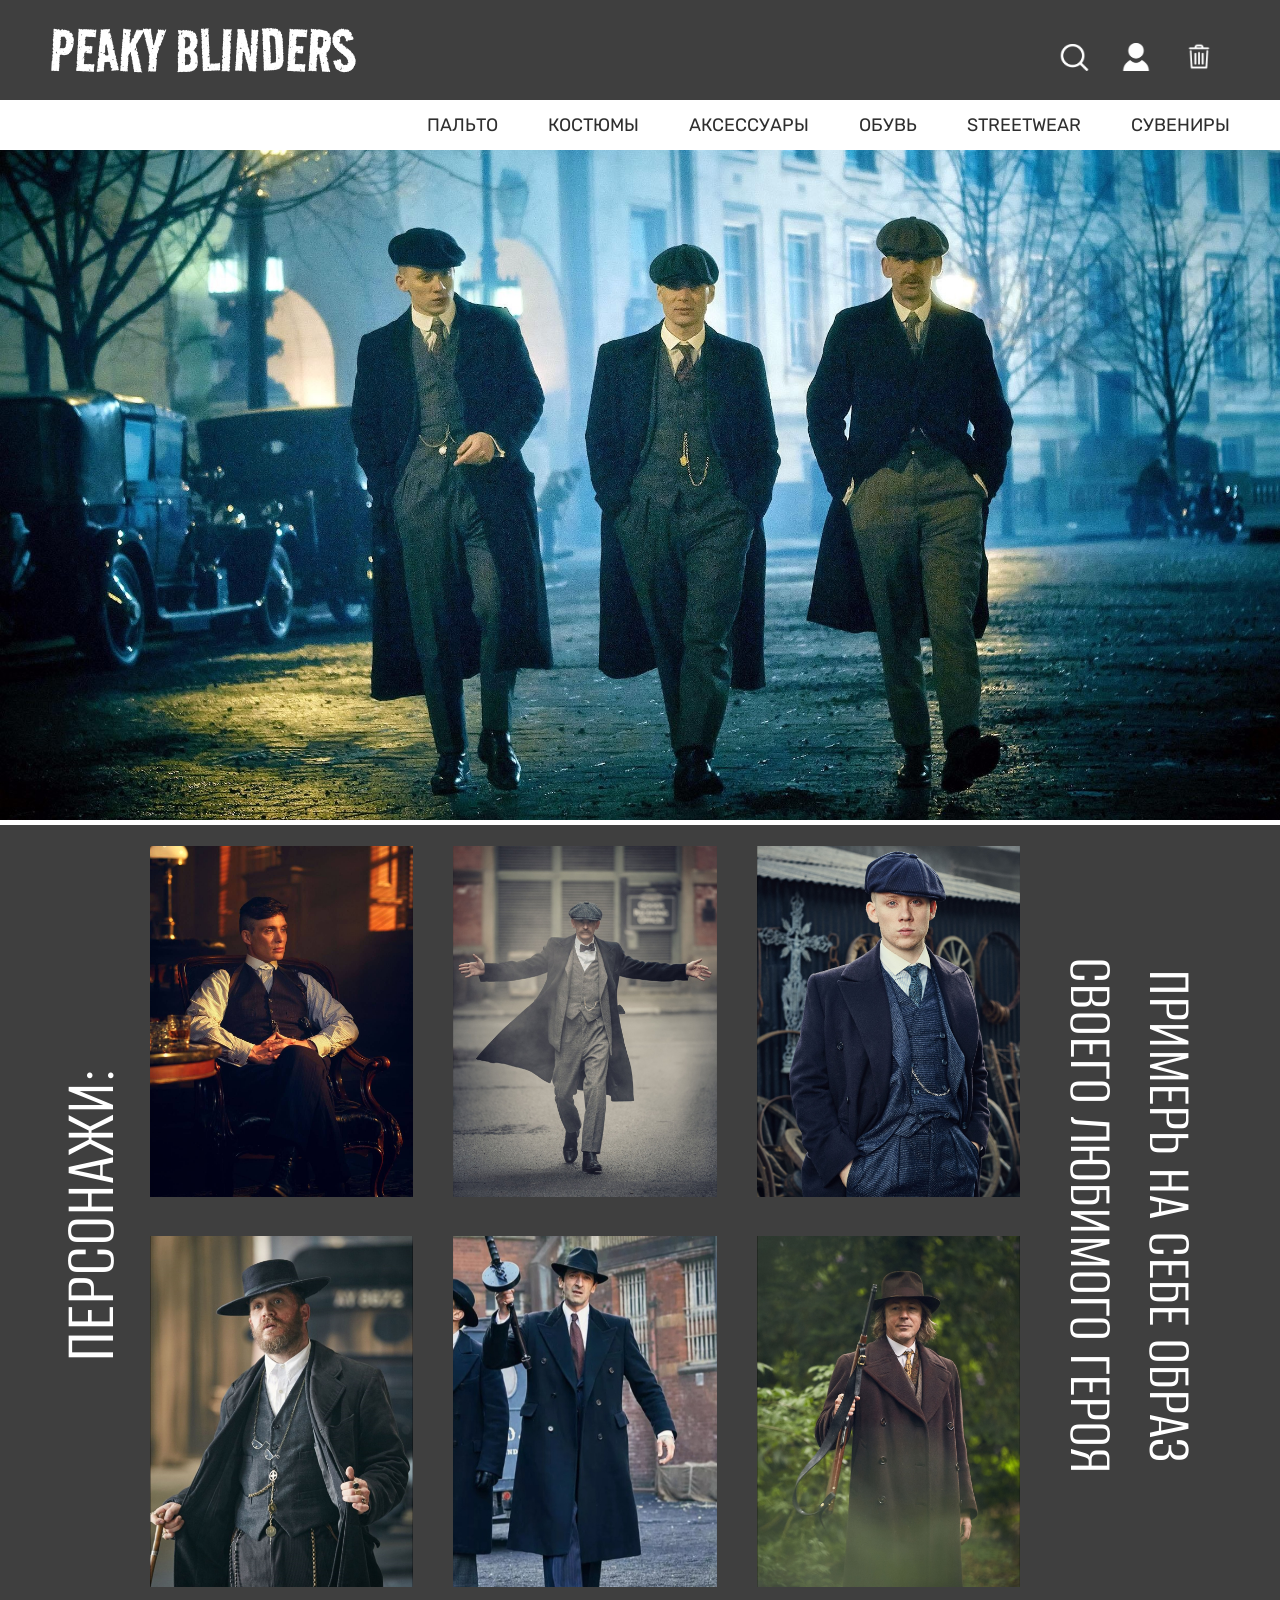
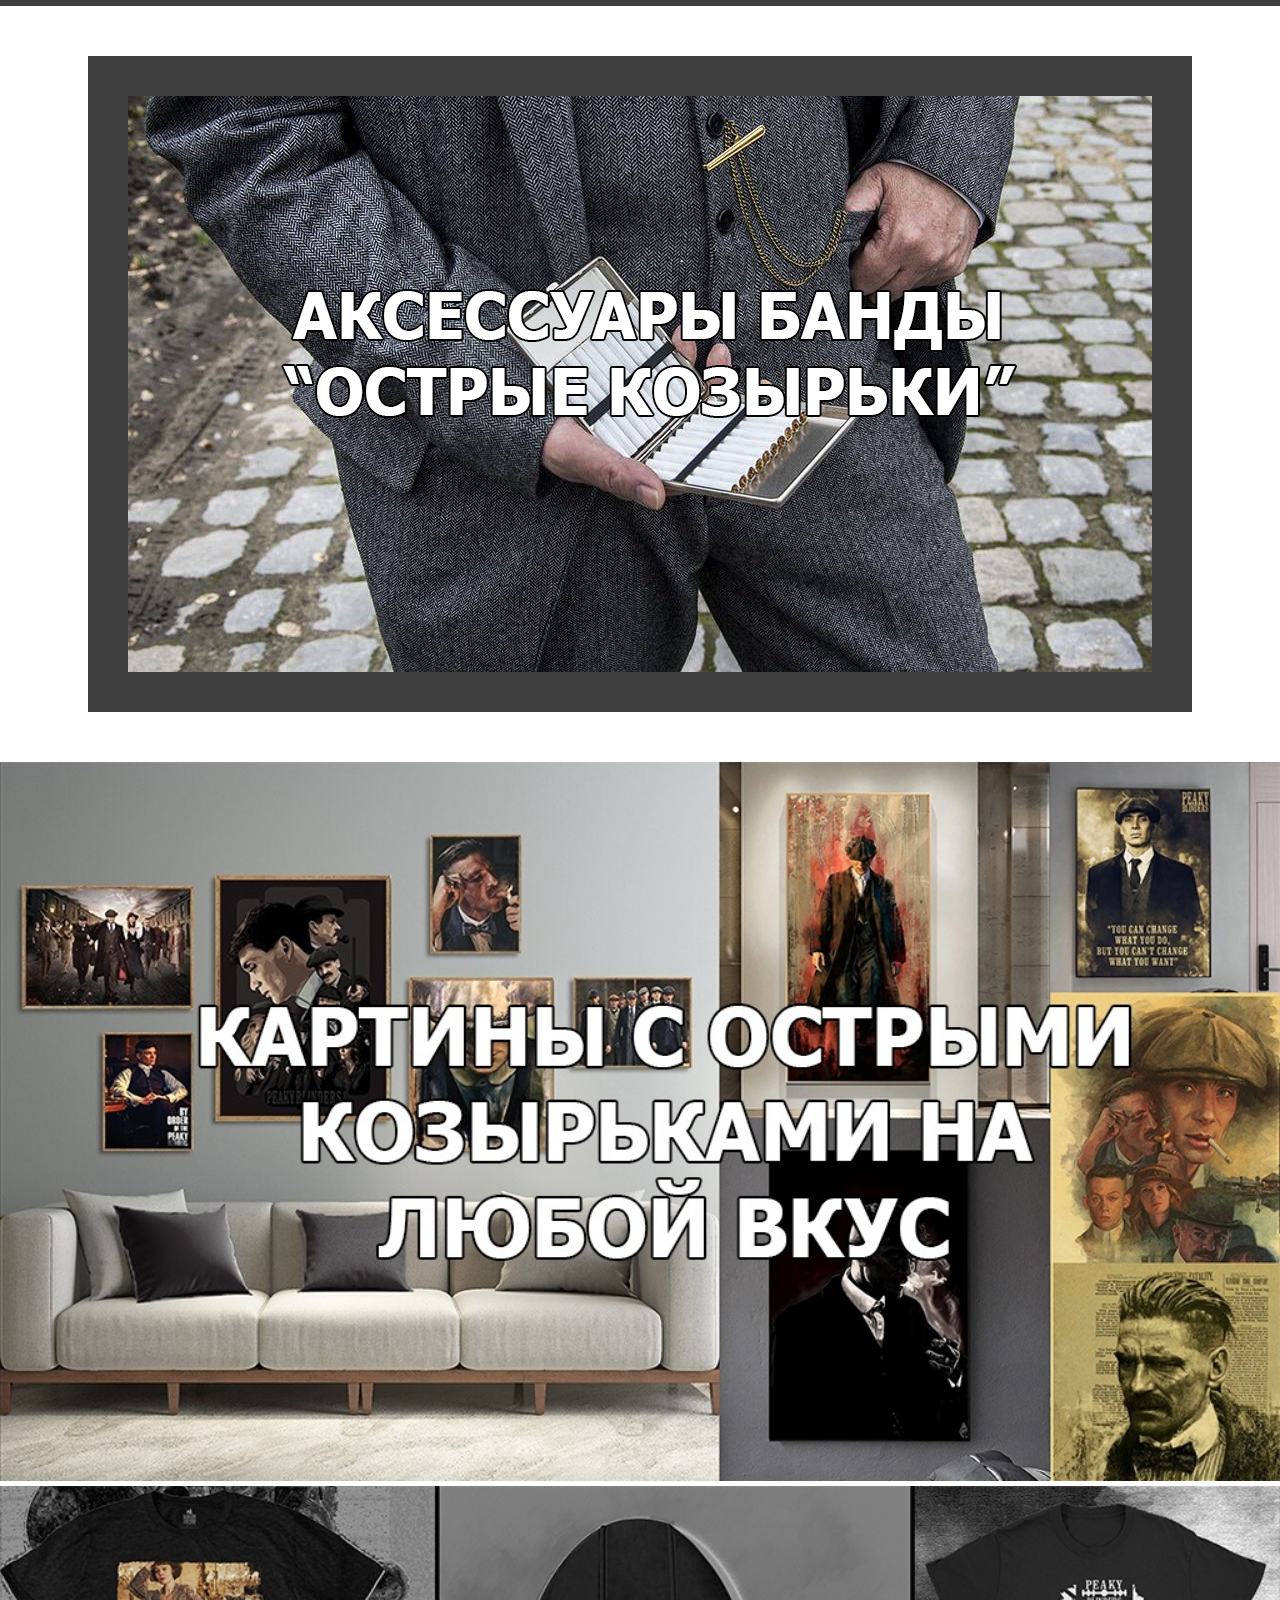
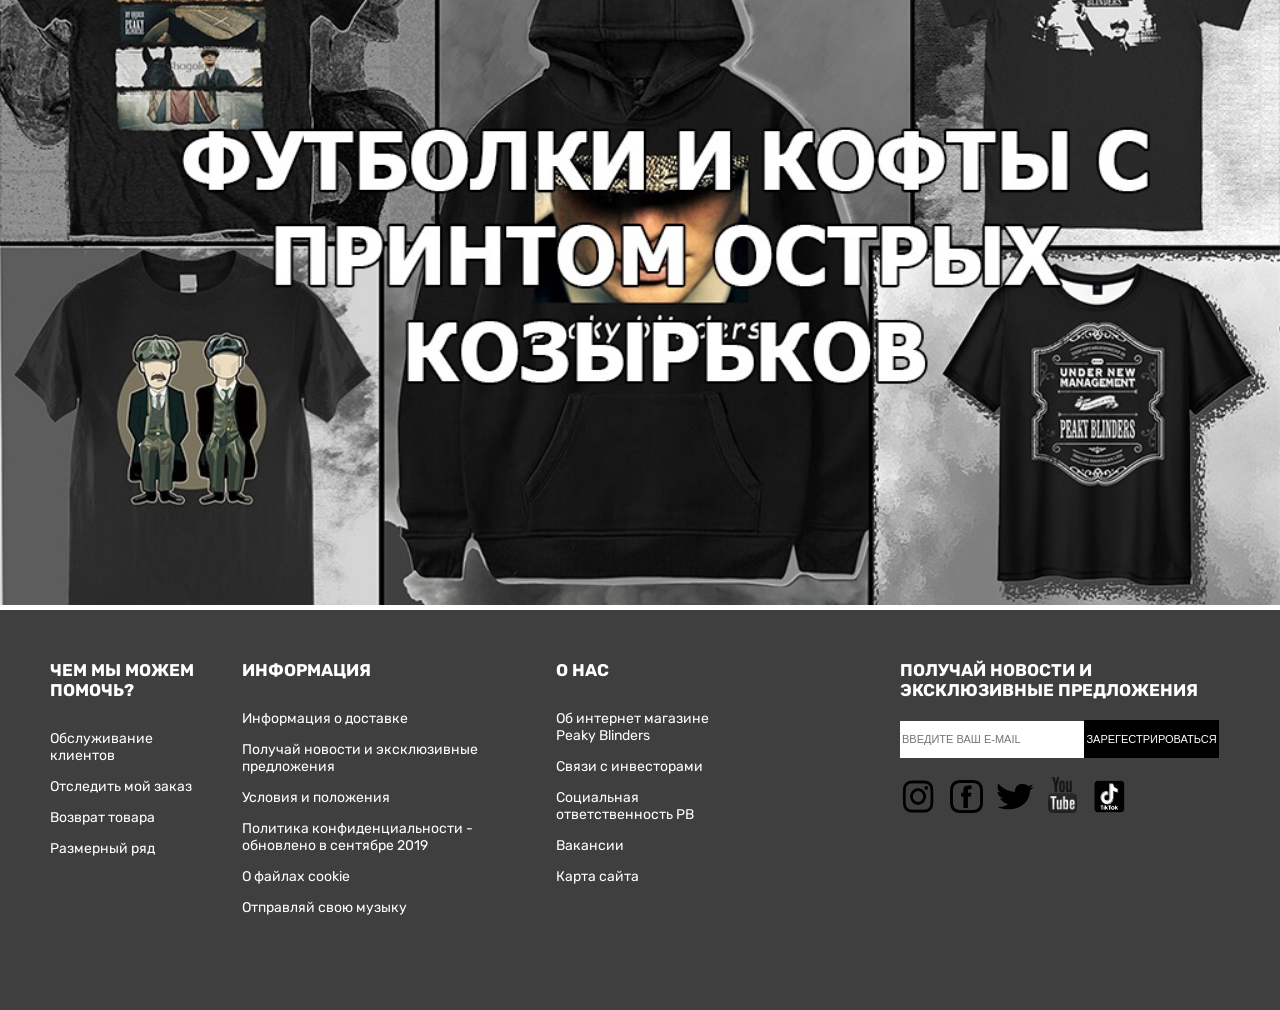
<file: index.html>
<!DOCTYPE html>
<html lang="en">
<head>
    <meta charset="UTF-8">
    <meta http-equiv="X-UA-Compatible" content="IE=edge">
    <meta name="viewport" content="width=device-width, initial-scale=1.0">
    
    <link rel="preconnect" href="https://fonts.googleapis.com">
    <link rel="preconnect" href="https://fonts.gstatic.com" crossorigin>
    <link href="https://fonts.googleapis.com/css2?family=Road+Rage&display=swap" rel="stylesheet">
    
    <link rel="preconnect" href="https://fonts.googleapis.com">
    <link rel="preconnect" href="https://fonts.gstatic.com" crossorigin>
    <link href="https://fonts.googleapis.com/css2?family=Alumni+Sans:wght@800&family=Road+Rage&display=swap" rel="stylesheet">
    
    <link rel="preconnect" href="https://fonts.googleapis.com">
    <link rel="preconnect" href="https://fonts.gstatic.com" crossorigin>
    <link href="https://fonts.googleapis.com/css2?family=Alumni+Sans:wght@800&family=Road+Rage&family=Rubik:wght@300&display=swap" rel="stylesheet">
    
    <script src="https://ajax.googleapis.com/ajax/libs/jquery/1.12.4/jquery.min.js">
    </script>
    
    <link rel="stylesheet" href="animate.css">
    <link rel="stylesheet" href="style.css">
    <link rel="stylesheet" href="adaptive.css">
    <title>Peaky Blinders shop</title>
</head>
<body>
    <div class="logoBlock">
        <div class="PBlogo">
        <a href="index.html"><p>Peaky Blinders</p></a>
        </div>
        <div class="logoIcons">
        <a href="#"><img src="img/icon-search-box-png-clipart.png" class="iconSearch" title="Поиск"></a>
        <a href="#registrationWindow"><img src="img/img_391533.png" class="iconRegistr" title="Вход и регистрация"></a>
        <a href="bag-page/index.html"><img src="img/203987-200.png" class="iconBag" title="Просмотреть корзину"></a>
        </div>
    </div>
    
    <div id="registrationWindow" class="registrationWindow">
        <h1>ВОЙТИ / ЗАРЕГИСТРИРОВАТЬСЯ</h1>
        <a href="enter-page/index.html"><p>ВОЙТИ</p></a>
        <a href="registration-page/index.html"><p>РЕГИСТРАЦИЯ</p></a>
    </div>
    
    <div class="capBlock">
        <div class="menu">
            <a href="1. coats-page/coats-page.html"><p>ПАЛЬТО</p></a>
            <a href="2. suits-page/suits-page.html"><p>КОСТЮМЫ</p></a>
            <a href="3. accessories-page/accessories-page.html"><p>АКСЕССУАРЫ</p></a>
            <a href="4. shoes-page/shoes-page.html"><p>ОБУВЬ</p></a>
            <a href="5. streetwear-page/streetwear-page.html"><p>STREETWEAR</p></a>
            <a href="6. souvenirs-page/souvenirs-page.html"><p>СУВЕНИРЫ</p></a>
        </div>
    </div>
    
    <div class="pagePhoto wow fadeIn" data-wow-duration="2s">
        <img src="img/94f72ae66762f594b31f9a5aeb5b9ffb.jpg" alt="" id="slide_show">
    </div>
    
    <script src="script.js"></script>

    <div class="greyColorBlock">
        <div class="charactersText">
            <p class="characters wow fadeIn" data-wow-duration="2s" data-wow-delay="1s">ПЕРСОНАЖИ:</p>
        </div>
        <div class="charactersPhotos">
           <div class="threePhotosBlock">
               <a href="#"><img src="img/a4d1dc735f823289835e2b26235fdc8a.jpg" title="Томас Шелби" class="Thomas wow fadeInLeft" data-wow-duration="1s"></a>
               <a href="#"><img src="img/3490252_original.jpg" title="Артур Шелби" class="Arthur wow fadeIn" data-wow-duration="1s"></a>
               <a href="#"><img src="img/John-Shelby-Peaky-Blinders-Wiki-FANDOM-powered-by-Wikia.jpg" title="Джон Шелби" class="John wow fadeInRight" data-wow-duration="1s"></a>
           </div>
           <div class="threePhotosBlock">
               <a href="#"><img src="img/JS91109894.jpg" title="Алфи Соломонс" class="Alfie wow fadeInLeft" data-wow-duration="1s"></a>
               <a href="#"><img src="img/1-841231859179-20200706113320.jpg" title="Лука Чангретта" class="Luca wow fadeIn" data-wow-duration="1s"></a>
               <a href="#"><img src="img/MV5BNDcwOGE3OGEtM2E4Mi00YWY1LTlhODktNTE5MTA0NDJkODc1XkEyXkFqcGdeQXVyMDM2NDM2MQ@@._V1_.jpg" title="Аберама Голд" class="Aberama wow fadeInRight" data-wow-duration="1s"></a>
           </div>
        </div>
        <div class="yourLookText">
            <p class="yourLook wow fadeIn" data-wow-duration="2s" data-wow-delay="1.5s">ПРИМЕРЬ НА СЕБЕ ОБРАЗ СВОЕГО ЛЮБИМОГО ГЕРОЯ</p>
        </div>
    </div>
    <div class="whiteColorBlock">
        <a href="#"><img src="img/shelby-cigarette-box.jpg"></a>
    </div>
    <div class="picturesBlock">
        <a href="#"><img src="img/Image1.jpg" class="firstPicture"></a>
    </div>
    <div class="clothesBlock">
        <a href="#"><img src="img/clothes.jpg" class="clothesPicture"></a>
    </div>
    
    <div class="endBlock">
        <div class="endBlockContent">
            <div class="help">
                <h1>ЧЕМ МЫ МОЖЕМ ПОМОЧЬ?</h1>
                <a href="#"><p>Обслуживание клиентов</p></a>
                <a href="#"><p>Отследить мой заказ</p></a>
                <a href="#"><p>Возврат товара</p></a>
                <a href="#"><p>Размерный ряд</p></a>
            </div>
            
            <div class="info">
                <h1>ИНФОРМАЦИЯ</h1>
                <a href="#"><p>Информация о доставке</p></a>
                <a href="#"><p>Получай новости и эксклюзивные предложения</p></a>
                <a href="#"><p>Условия и положения</p></a>
                <a href="#"><p>Политика конфиденциальности - обновлено в сентябре 2019</p></a>
                <a href="#"><p>О файлах cookie</p></a>
                <a href="#"><p>Отправляй свою музыку</p></a>
            </div>
            
            <div class="aboutUs">
                <h1>О НАС</h1>
                <a href="#"><p>Об интернет магазине Peaky Blinders</p></a>
                <a href="#"><p>Связи с инвесторами</p></a>
                <a href="#"><p>Социальная ответственность PB</p></a>
                <a href="#"><p>Вакансии</p></a>
                <a href="#"><p>Карта сайта</p></a>
            </div>
            
            <div class="getNewsAndOffers">
                <h1>ПОЛУЧАЙ НОВОСТИ И ЭКСКЛЮЗИВНЫЕ ПРЕДЛОЖЕНИЯ</h1>
                <div class="registrationForm">
                <form action="#" method="get" enctype="multipart/form-data">
                <input placeholder="Введите ваш e-mail" type="text" name="useremail" value=""/>
                <button type="submit">Зарегестрироваться</button>
                </form>
                </div>
                <div class="allLogos">
                <a href="#"><img src="img/black-instagram-logo-png-2.png" class="instLogo" title="Инстаграм"></a>
                <a href="#"><img src="img/5fd8aea8da3eb.png" class="facebookLogo" title="Фэйсбук"></a>
                <a href="#"><img src="img/twitter-png-twitter-icon-1600.png" class="twitterLogo" title="Твиттер"></a>
                <a href="#"><img src="img/77809-logo-youtube-transparent-free-photo-png.png" class="youtubeLogo" title="Ютуб"></a>
                <a href="#"><img src="img/Tik-Tok-Logo-Wallpaper-15-2048x1365.png" class="tikTokLogo" title="Тик-Ток"></a>
                </div>
            
            </div>
            
        </div>
    
    </div>
    
    <script src="wow.min.js"></script>
              <script>
              new WOW().init();
     </script>
</body>
</html>
</file>
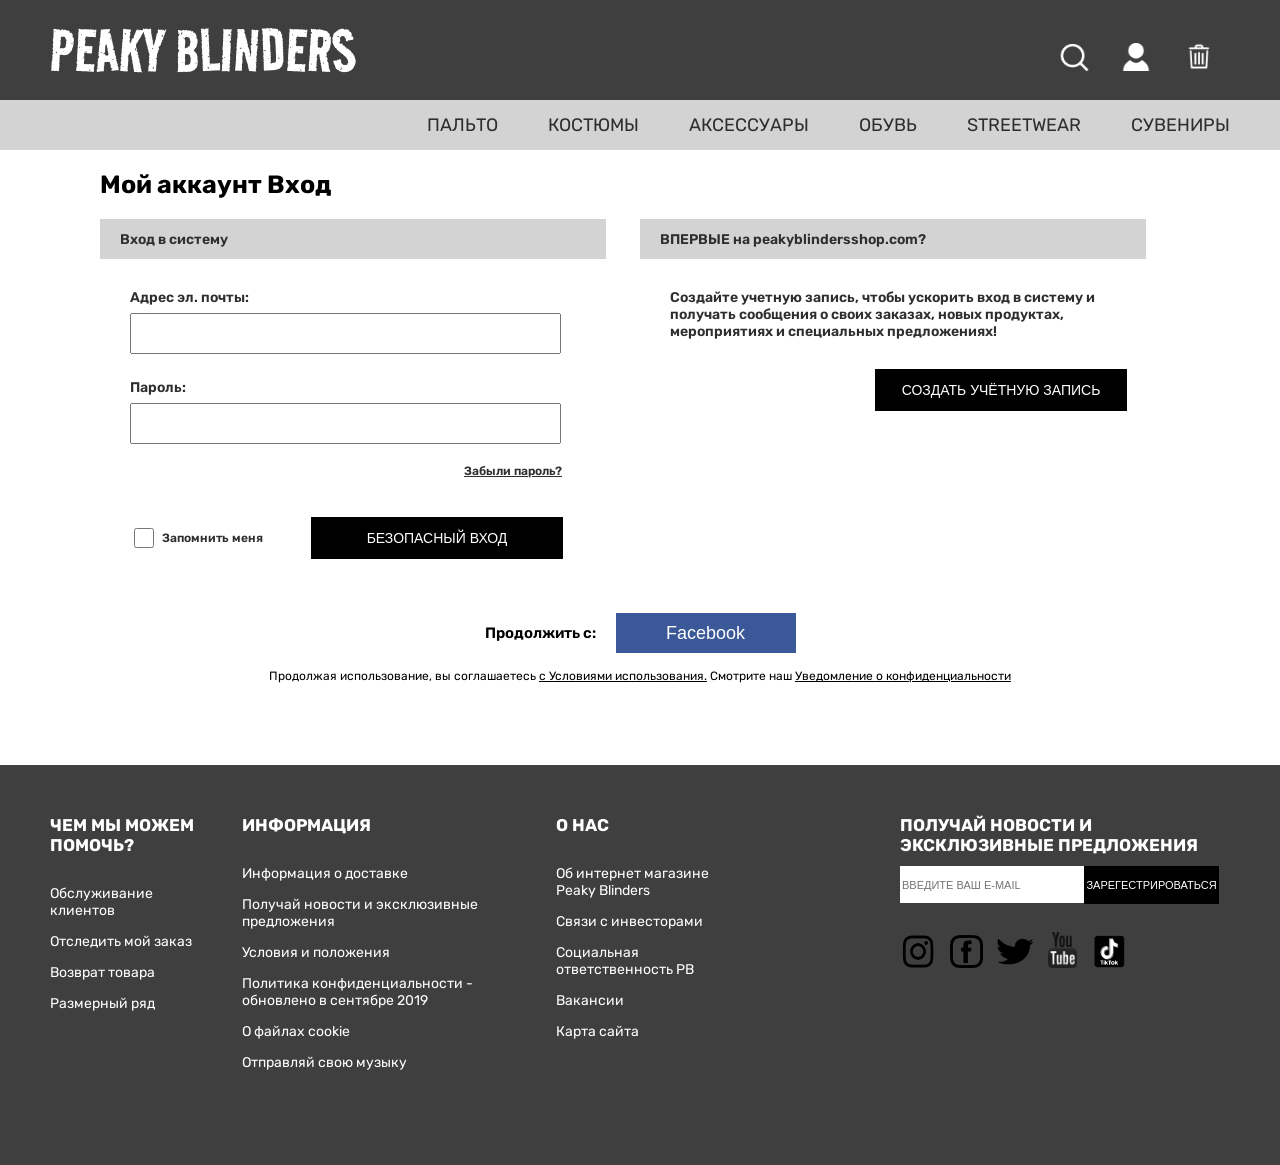
<file: enter-page/index.html>
<!DOCTYPE html>
<html lang="en">

<head>
    <meta charset="UTF-8">
    <meta http-equiv="X-UA-Compatible" content="IE=edge">
    <meta name="viewport" content="width=device-width, initial-scale=1.0">

    <link rel="preconnect" href="https://fonts.googleapis.com">
    <link rel="preconnect" href="https://fonts.gstatic.com" crossorigin>
    <link href="https://fonts.googleapis.com/css2?family=Road+Rage&display=swap" rel="stylesheet">

    <link rel="preconnect" href="https://fonts.googleapis.com">
    <link rel="preconnect" href="https://fonts.gstatic.com" crossorigin>
    <link href="https://fonts.googleapis.com/css2?family=Alumni+Sans:wght@800&family=Road+Rage&display=swap"
        rel="stylesheet">

    <link rel="preconnect" href="https://fonts.googleapis.com">
    <link rel="preconnect" href="https://fonts.gstatic.com" crossorigin>
    <link
        href="https://fonts.googleapis.com/css2?family=Alumni+Sans:wght@800&family=Road+Rage&family=Rubik:wght@300&display=swap"
        rel="stylesheet">

    <link rel="stylesheet" href="style.css">
    <title>Log in to Your Account</title>
</head>

<body>
    <div class="logoBlock">
        <div class="PBlogo">
            <a href="../index.html">
                <p>Peaky Blinders</p>
            </a>
        </div>
        <div class="logoIcons">
            <a href="#"><img src="../img/icon-search-box-png-clipart.png" class="iconSearch" title="Поиск"></a>
            <a href="index.html"><img src="../img/img_391533.png" class="iconRegistr" title="Вход и регистрация"></a>
            <a href="../bag-page/index.html"><img src="../img/203987-200.png" class="iconBag" title="Просмотреть корзину"></a>
        </div>
    </div>

    <div class="capBlock">
        <div class="menu">
            <a href="../1. coats-page/coats-page.html">
                <p>ПАЛЬТО</p>
            </a>
            <a href="../2. suits-page/suits-page.html">
                <p>КОСТЮМЫ</p>
            </a>
            <a href="../3. accessories-page/accessories-page.html">
                <p>АКСЕССУАРЫ</p>
            </a>
            <a href="../4. shoes-page/shoes-page.html">
                <p>ОБУВЬ</p>
            </a>
            <a href="../5. streetwear-page/streetwear-page.html">
                <p>STREETWEAR</p>
            </a>
            <a href="../6. souvenirs-page/souvenirs-page.html">
                <p>СУВЕНИРЫ</p>
            </a>
        </div>
    </div>

    <div class="headingBlock">
        <h1>Мой аккаунт Вход</h1>
    </div>

    <div class="content">

        <div class="leftColumn">
            <div class="enterHeading">
                <p>Вход в систему</p>
            </div>
            <div class="formBlock">
                <form action="#" method="get" enctype="multipart/form-data">
                    <p>Адрес эл. почты:</p>
                    <input type="text" name="username" value="" />
                    <p>Пароль:</p>
                    <input type="password" name="userpass" value="" />
                    <div class="resetPasswordLink">
                        <a href="#" title="Запрос на сброс пароля">Забыли пароль?</a>
                    </div>
                    <div class="formButtons">
                        <div class="rememberMeCheckbox">
                            <input type="checkbox" name="remember me" />
                            <p>Запомнить меня</p>
                        </div>
                        <button type="submit">БЕЗОПАСНЫЙ ВХОД</button>

                    </div>
                </form>
            </div>
        </div>

        <div class="rightColumn">
            <div class="enterHeading">
                <p>ВПЕРВЫЕ на peakyblindersshop.com?</p>
            </div>
            <p class="rightColumnText">Создайте учетную запись, чтобы ускорить вход в систему и получать сообщения о
                своих заказах, новых продуктах, мероприятиях и специальных предложениях!</p>
            <div class="rightColumnButton">
                <a href="../registration-page/index.html"><button>СОЗДАТЬ УЧЁТНУЮ ЗАПИСЬ</button></a>
            </div>
        </div>
    </div>

    <div class="facebookButton">
        <p>Продолжить с:</p><a href="#"><button>Facebook</button></a>
    </div>
    <div class="agreementText">
        <p>Продолжая использование, вы соглашаетесь <a href="#">с Условиями использования.</a> Смотрите наш <a
                href="#">Уведомление о конфиденциальности</a></p>
    </div>


    <div class="endBlock">
        <div class="endBlockContent">
            <div class="help">
                <h1>ЧЕМ МЫ МОЖЕМ ПОМОЧЬ?</h1>
                <a href="#">
                    <p>Обслуживание клиентов</p>
                </a>
                <a href="#">
                    <p>Отследить мой заказ</p>
                </a>
                <a href="#">
                    <p>Возврат товара</p>
                </a>
                <a href="#">
                    <p>Размерный ряд</p>
                </a>
            </div>

            <div class="info">
                <h1>ИНФОРМАЦИЯ</h1>
                <a href="#">
                    <p>Информация о доставке</p>
                </a>
                <a href="#">
                    <p>Получай новости и эксклюзивные предложения</p>
                </a>
                <a href="#">
                    <p>Условия и положения</p>
                </a>
                <a href="#">
                    <p>Политика конфиденциальности - обновлено в сентябре 2019</p>
                </a>
                <a href="#">
                    <p>О файлах cookie</p>
                </a>
                <a href="#">
                    <p>Отправляй свою музыку</p>
                </a>
            </div>

            <div class="aboutUs">
                <h1>О НАС</h1>
                <a href="#">
                    <p>Об интернет магазине Peaky Blinders</p>
                </a>
                <a href="#">
                    <p>Связи с инвесторами</p>
                </a>
                <a href="#">
                    <p>Социальная ответственность PB</p>
                </a>
                <a href="#">
                    <p>Вакансии</p>
                </a>
                <a href="#">
                    <p>Карта сайта</p>
                </a>
            </div>

            <div class="getNewsAndOffers">
                <h1>ПОЛУЧАЙ НОВОСТИ И ЭКСКЛЮЗИВНЫЕ ПРЕДЛОЖЕНИЯ</h1>
                <div class="registrationForm">
                    <form action="#" method="get" enctype="multipart/form-data">
                        <input placeholder="Введите ваш e-mail" type="text" name="useremail" value="" />
                        <button type="submit">Зарегестрироваться</button>
                    </form>
                </div>
                <div class="allLogos">
                    <a href="#"><img src="../img/black-instagram-logo-png-2.png" class="instLogo" title="Инстаграм"></a>
                    <a href="#"><img src="../img/5fd8aea8da3eb.png" class="facebookLogo" title="Фэйсбук"></a>
                    <a href="#"><img src="../img/twitter-png-twitter-icon-1600.png" class="twitterLogo" title="Твиттер"></a>
                    <a href="#"><img src="../img/77809-logo-youtube-transparent-free-photo-png.png" class="youtubeLogo" title="Ютуб"></a>
                    <a href="#"><img src="../img/Tik-Tok-Logo-Wallpaper-15-2048x1365.png" class="tikTokLogo" title="Тик-Ток"></a>
                </div>
            </div>
        </div>
    </div>

    <script src="../wow.min.js"></script>
    <script>
        new WOW().init();
    </script>

</body>

</html>
</file>
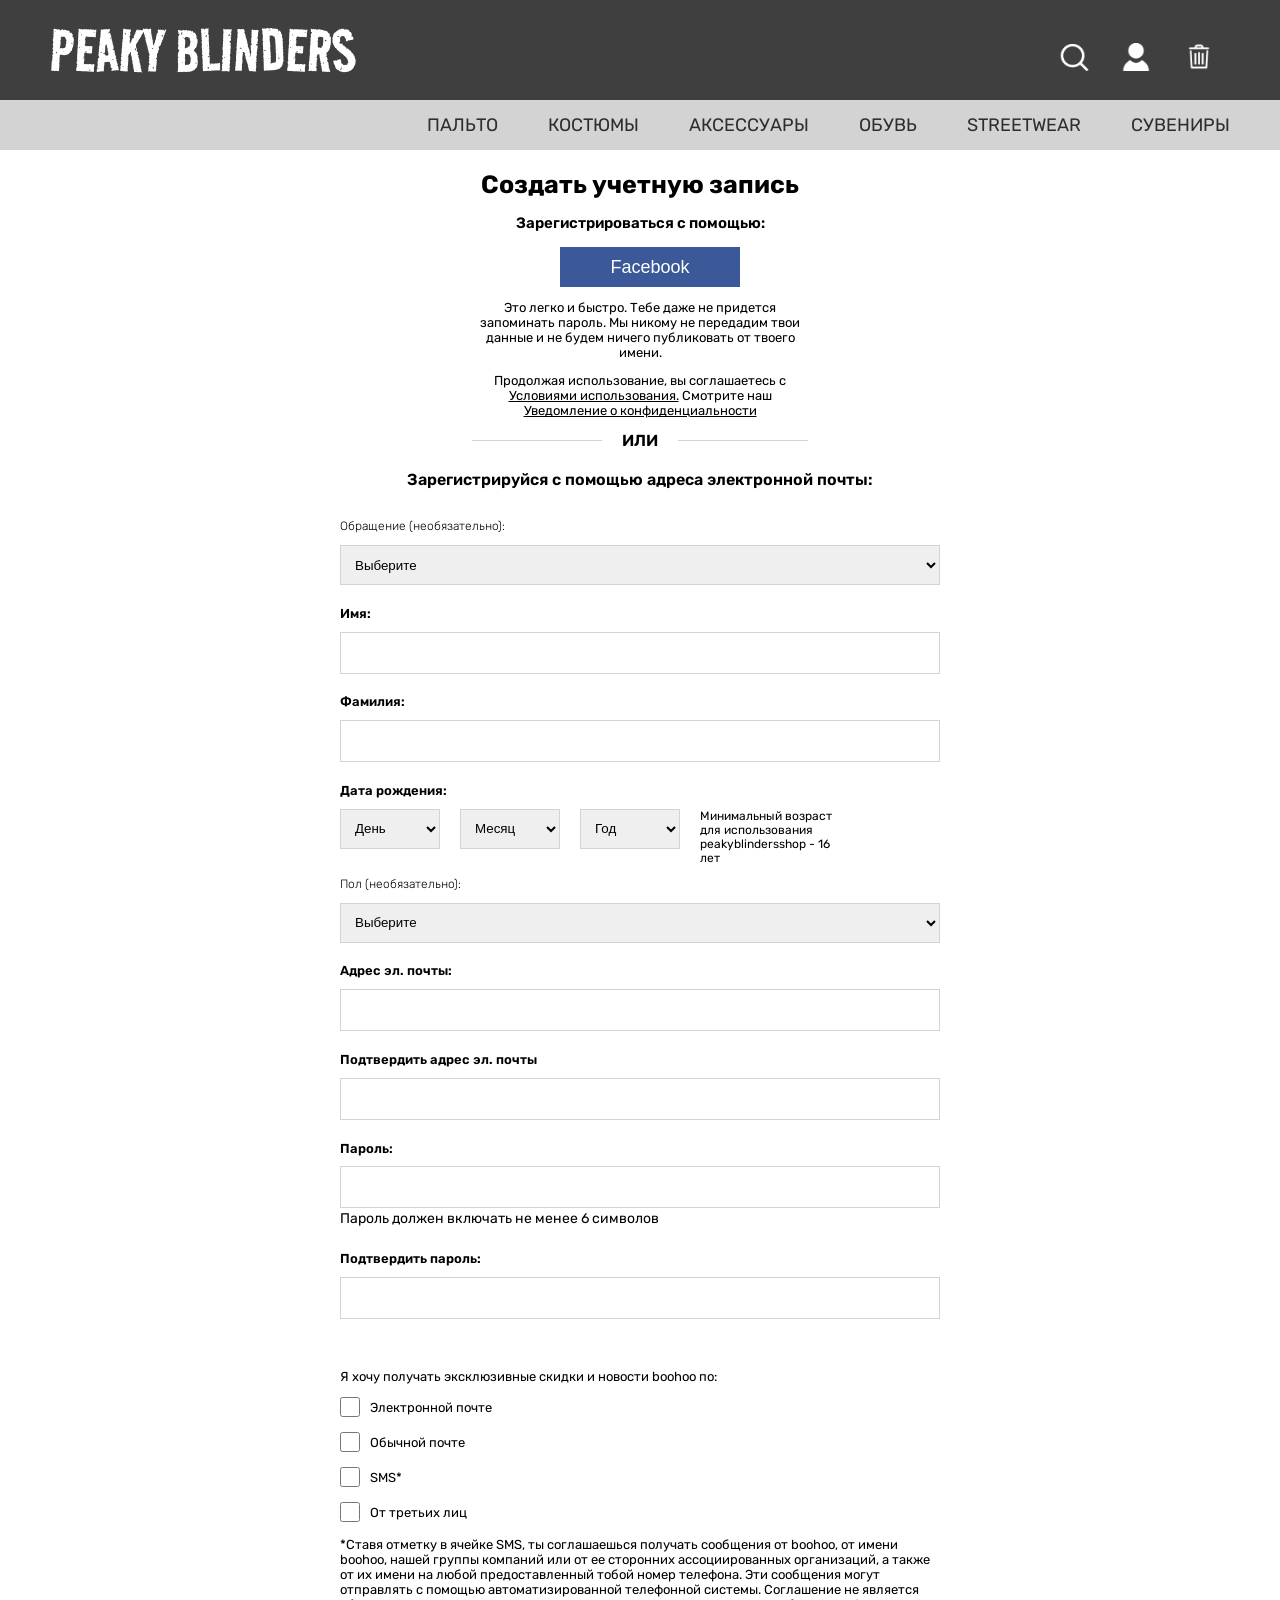
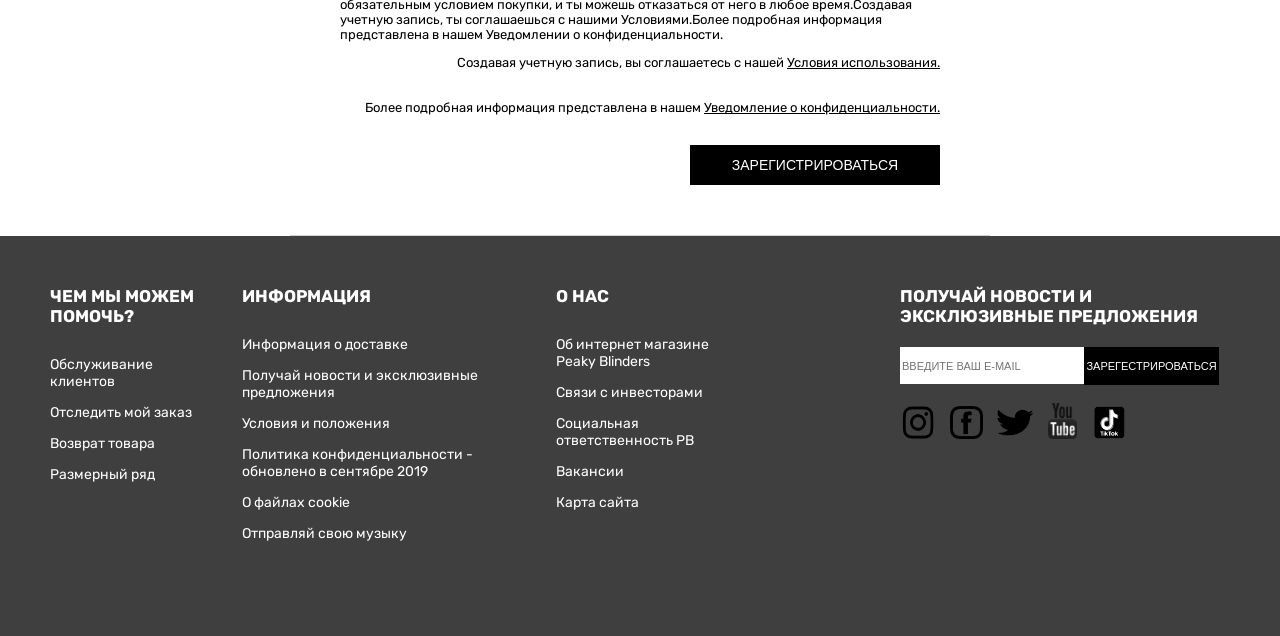
<file: registration-page/index.html>
<!DOCTYPE html>
<html lang="en">

<head>
    <meta charset="UTF-8">
    <meta http-equiv="X-UA-Compatible" content="IE=edge">
    <meta name="viewport" content="width=device-width, initial-scale=1.0">

    <link rel="preconnect" href="https://fonts.googleapis.com">
    <link rel="preconnect" href="https://fonts.gstatic.com" crossorigin>
    <link href="https://fonts.googleapis.com/css2?family=Road+Rage&display=swap" rel="stylesheet">

    <link rel="preconnect" href="https://fonts.googleapis.com">
    <link rel="preconnect" href="https://fonts.gstatic.com" crossorigin>
    <link href="https://fonts.googleapis.com/css2?family=Alumni+Sans:wght@800&family=Road+Rage&display=swap"
        rel="stylesheet">

    <link rel="preconnect" href="https://fonts.googleapis.com">
    <link rel="preconnect" href="https://fonts.gstatic.com" crossorigin>
    <link
        href="https://fonts.googleapis.com/css2?family=Alumni+Sans:wght@800&family=Road+Rage&family=Rubik:wght@300&display=swap"
        rel="stylesheet">

    <link rel="stylesheet" href="style.css">
    <title>Log in to Your Account</title>
</head>

<body>
    <div class="logoBlock">
        <div class="PBlogo">
            <a href="../index.html">
                <p>Peaky Blinders</p>
            </a>
        </div>
        <div class="logoIcons">
            <a href="#"><img src="../img/icon-search-box-png-clipart.png" class="iconSearch" title="Поиск"></a>
            <a href="../enter-page/index.html"><img src="../img/img_391533.png" class="iconRegistr"
                    title="Вход и регистрация"></a>
            <a href="../bag-page/index.html"><img src="../img/203987-200.png" class="iconBag" title="Просмотреть корзину"></a>
        </div>
    </div>
    
    <div class="capBlock">
        <div class="menu">
            <a href="../1. coats-page/coats-page.html">
                <p>ПАЛЬТО</p>
            </a>
            <a href="../2. suits-page/suits-page.html">
                <p>КОСТЮМЫ</p>
            </a>
            <a href="../3. accessories-page/accessories-page.html">
                <p>АКСЕССУАРЫ</p>
            </a>
            <a href="../4. shoes-page/shoes-page.html">
                <p>ОБУВЬ</p>
            </a>
            <a href="../5. streetwear-page/streetwear-page.html">
                <p>STREETWEAR</p>
            </a>
            <a href="../6. souvenirs-page/souvenirs-page.html">
                <p>СУВЕНИРЫ</p>
            </a>
        </div>
    </div>
    
    <div class="content">
    
        <div class="headingBlock">
            <h1>Создать учетную запись</h1>
        </div>
    
    
        <div class="facebookRegistr">
            <p class="registrHelpHeading">Зарегистрироваться с помощью:</p>
            <a href="#"><button>Facebook</button></a>
            <p>Это легко и быстро. Тебе даже не придется запоминать пароль. Мы никому не передадим твои данные и не будем
                ничего публиковать от твоего имени.</p>
    
            <p>Продолжая использование, вы соглашаетесь с <a href="#">Условиями использования.</a> Смотрите наш <a
                    href="#">Уведомление о конфиденциальности</a></p>
        </div>
    
    
        <div class="orBlock">
            <div class="firstLine"></div>
            <p>ИЛИ</p>
            <div class="secondLine"></div>
        </div>
    
        <div class="emailRegistr">
            <div class="levelinkBlock">
    
                <div class="userInfo">
                    <h1>Зарегистрируйся с помощью адреса электронной почты:</h1>
                    <form action="#" method="get" enctype="multipart/form-data">
                        <h3>Обращение (необязательно):</h3>
                        <select name="appeal">
                            <option value="choice">Выберите</option>
                            <option value="mr">Гражданин</option>
                            <option value="mrs">Госпожа</option>
                            <option value="miss">Мисс</option>
                            <option value="another">Другой</option>
                        </select>
                        <h2>Имя:</h2>
                        <input type="text" name="username" value="" />
                        <h2>Фамилия:</h2>
                        <input type="text" name="usersecondname" value="" />
                        <div class="dateOfBirthLine">
                            <h2>Дата рождения:</h2>
                            <div class="lines">
                                <select name="number" class="daysScroll">
                                    <option value="day">День</option>
                                    <option value="1">1</option>
                                    <option value="2">2</option>
                                    <option value="3">3</option>
                                    <option value="4">4</option>
                                    <option value="5">5</option>
                                    <option value="6">6</option>
                                    <option value="7">7</option>
                                    <option value="8">8</option>
                                    <option value="9">9</option>
                                    <option value="10">10</option>
                                    <option value="11">11</option>
                                    <option value="12">12</option>
                                    <option value="13">13</option>
                                    <option value="14">14</option>
                                    <option value="15">15</option>
                                    <option value="16">16</option>
                                    <option value="17">17</option>
                                    <option value="18">18</option>
                                    <option value="19">19</option>
                                    <option value="20">20</option>
                                    <option value="22">21</option>
                                    <option value="23">23</option>
                                    <option value="24">24</option>
                                    <option value="25">25</option>
                                    <option value="26">26</option>
                                    <option value="27">27</option>
                                    <option value="28">28</option>
                                    <option value="29">29</option>
                                    <option value="30">30</option>
                                    <option value="31">31</option>
                                </select>
                                <select name="month">
                                    <option value="month">Месяц</option>
                                    <option value="1">Январь</option>
                                    <option value="2">Февраль</option>
                                    <option value="3">Март</option>
                                    <option value="4">Апрель</option>
                                    <option value="5">Май</option>
                                    <option value="6">Июнь</option>
                                    <option value="7">Июль</option>
                                    <option value="8">Август</option>
                                    <option value="9">Сентябрь</option>
                                    <option value="10">Октябрь</option>
                                    <option value="11">Ноябрь</option>
                                    <option value="12">Декабрь</option>
                                </select>
                                <select name="year" class="yearScroll">
                                    <option value="year">Год</option>
                                    <option value="1">2005</option>
                                    <option value="2">2004</option>
                                    <option value="3">2003</option>
                                    <option value="4">2002</option>
                                    <option value="5">2001</option>
                                    <option value="6">2000</option>
                                    <option value="7">1999</option>
                                    <option value="8">1998</option>
                                    <option value="9">1997</option>
                                    <option value="10">1996</option>
                                    <option value="11">1995</option>
                                    <option value="12">1994</option>
                                    <option value="13">1993</option>
                                    <option value="14">1992</option>
                                    <option value="15">1991</option>
                                    <option value="16">1990</option>
                                    <option value="17">1989</option>
                                    <option value="18">1988</option>
                                    <option value="19">1987</option>
                                    <option value="20">1986</option>
                                    <option value="22">1985</option>
                                    <option value="23">1984</option>
                                    <option value="24">1983</option>
                                    <option value="25">1982</option>
                                    <option value="26">1981</option>
                                    <option value="27">1980</option>
                                    <option value="28">1979</option>
                                    <option value="29">1978</option>
                                    <option value="30">1977</option>
                                    <option value="31">1976</option>
                                </select>
                                <p>Минимальный возраст для использования peakyblindersshop - 16 лет</p>
                            </div>
                        </div>
    
                        <h3>Пол (необязательно):</h3>
                        <select name="gender">
                            <option value="choice">Выберите</option>
                            <option value="man">Мужской</option>
                            <option value="woman">Женский</option>
                        </select>
                        <h2>Адрес эл. почты:</h2>
                        <input type="text" name="useremail" value="" />
                        <h2>Подтвердить адрес эл. почты</h2>
                        <input type="text" name="confirmuseremail" value="" />
                        <h2>Пароль:</h2>
                        <input type="text" name="userpass" value="" />
                        <p class="passHint">Пароль должен включать не менее 6 символов
                        <p>
                        <h2>Подтвердить пароль:</h2>
                        <input type="text" name="confirmuserpass" value="" />
    
                        <div class="alertsBlock">
                            <p>Я хочу получать эксклюзивные скидки и новости boohoo по:</p>
                            <div class="checkboxAlerts">
                                <input type="checkbox" name="remember me" />
                                <p>Электронной почте</p>
                            </div>
                            <div class="checkboxAlerts">
                                <input type="checkbox" name="remember me" />
                                <p>Обычной почте</p>
                            </div>
                            <div class="checkboxAlerts">
                                <input type="checkbox" name="remember me" />
                                <p>SMS*</p>
                            </div>
                            <div class="checkboxAlerts">
                                <input type="checkbox" name="remember me" />
                                <p>От третьих лиц</p>
                            </div>
                            <p>*Ставя отметку в ячейке SMS, ты соглашаешься получать сообщения от boohoo, от имени boohoo,
                                нашей группы компаний или от ее сторонних ассоциированных организаций, а также от их имени
                                на любой предоставленный тобой номер телефона. Эти сообщения могут отправлять с помощью
                                автоматизированной телефонной системы. Соглашение не является обязательным условием покупки,
                                и ты можешь отказаться от него в любое время.Создавая учетную запись, ты соглашаешься с
                                нашими Условиями.Более подробная информация представлена в нашем Уведомлении о
                                конфиденциальности.</p>
                            <div class="requirementLinks">
                                <p>Создавая учетную запись, вы соглашаетесь с нашей <a href="#">Условия использования.</a>
                                </p>
                                <p>Более подробная информация представлена в нашем <a href="#">Уведомление о
                                        конфиденциальности.</a></p>
                            </div>
    
                        </div>
                        <div class="mainButtonRegistr">
                            <button type="submit">Зарегистрироваться</button>
                        </div>
                    </form>
                </div>
            </div>
        </div>
    
    </div>
    
    <div class="endBlock">
        <div class="endBlockContent">
            <div class="help">
                <h1>ЧЕМ МЫ МОЖЕМ ПОМОЧЬ?</h1>
                <a href="#">
                    <p>Обслуживание клиентов</p>
                </a>
                <a href="#">
                    <p>Отследить мой заказ</p>
                </a>
                <a href="#">
                    <p>Возврат товара</p>
                </a>
                <a href="#">
                    <p>Размерный ряд</p>
                </a>
            </div>
    
            <div class="info">
                <h1>ИНФОРМАЦИЯ</h1>
                <a href="#">
                    <p>Информация о доставке</p>
                </a>
                <a href="#">
                    <p>Получай новости и эксклюзивные предложения</p>
                </a>
                <a href="#">
                    <p>Условия и положения</p>
                </a>
                <a href="#">
                    <p>Политика конфиденциальности - обновлено в сентябре 2019</p>
                </a>
                <a href="#">
                    <p>О файлах cookie</p>
                </a>
                <a href="#">
                    <p>Отправляй свою музыку</p>
                </a>
            </div>
    
            <div class="aboutUs">
                <h1>О НАС</h1>
                <a href="#">
                    <p>Об интернет магазине Peaky Blinders</p>
                </a>
                <a href="#">
                    <p>Связи с инвесторами</p>
                </a>
                <a href="#">
                    <p>Социальная ответственность PB</p>
                </a>
                <a href="#">
                    <p>Вакансии</p>
                </a>
                <a href="#">
                    <p>Карта сайта</p>
                </a>
            </div>
    
            <div class="getNewsAndOffers">
                <h1>ПОЛУЧАЙ НОВОСТИ И ЭКСКЛЮЗИВНЫЕ ПРЕДЛОЖЕНИЯ</h1>
                <div class="registrationForm">
                    <form action="#" method="get" enctype="multipart/form-data">
                        <input placeholder="Введите ваш e-mail" type="text" name="useremail" value="" />
                        <button type="submit">Зарегестрироваться</button>
                    </form>
                </div>
                <div class="allLogos">
                    <a href="#"><img src="../img/black-instagram-logo-png-2.png" class="instLogo" title="Инстаграм"></a>
                    <a href="#"><img src="../img/5fd8aea8da3eb.png" class="facebookLogo" title="Фэйсбук"></a>
                    <a href="#"><img src="../img/twitter-png-twitter-icon-1600.png" class="twitterLogo" title="Твиттер"></a>
                    <a href="#"><img src="../img/77809-logo-youtube-transparent-free-photo-png.png" class="youtubeLogo"
                            title="Ютуб"></a>
                    <a href="#"><img src="../img/Tik-Tok-Logo-Wallpaper-15-2048x1365.png" class="tikTokLogo"
                            title="Тик-Ток"></a>
                </div>
            </div>
        </div>
    </div>

    <script src="../wow.min.js"></script>
    <script>
        new WOW().init();
    </script>

</body>

</html>
</file>
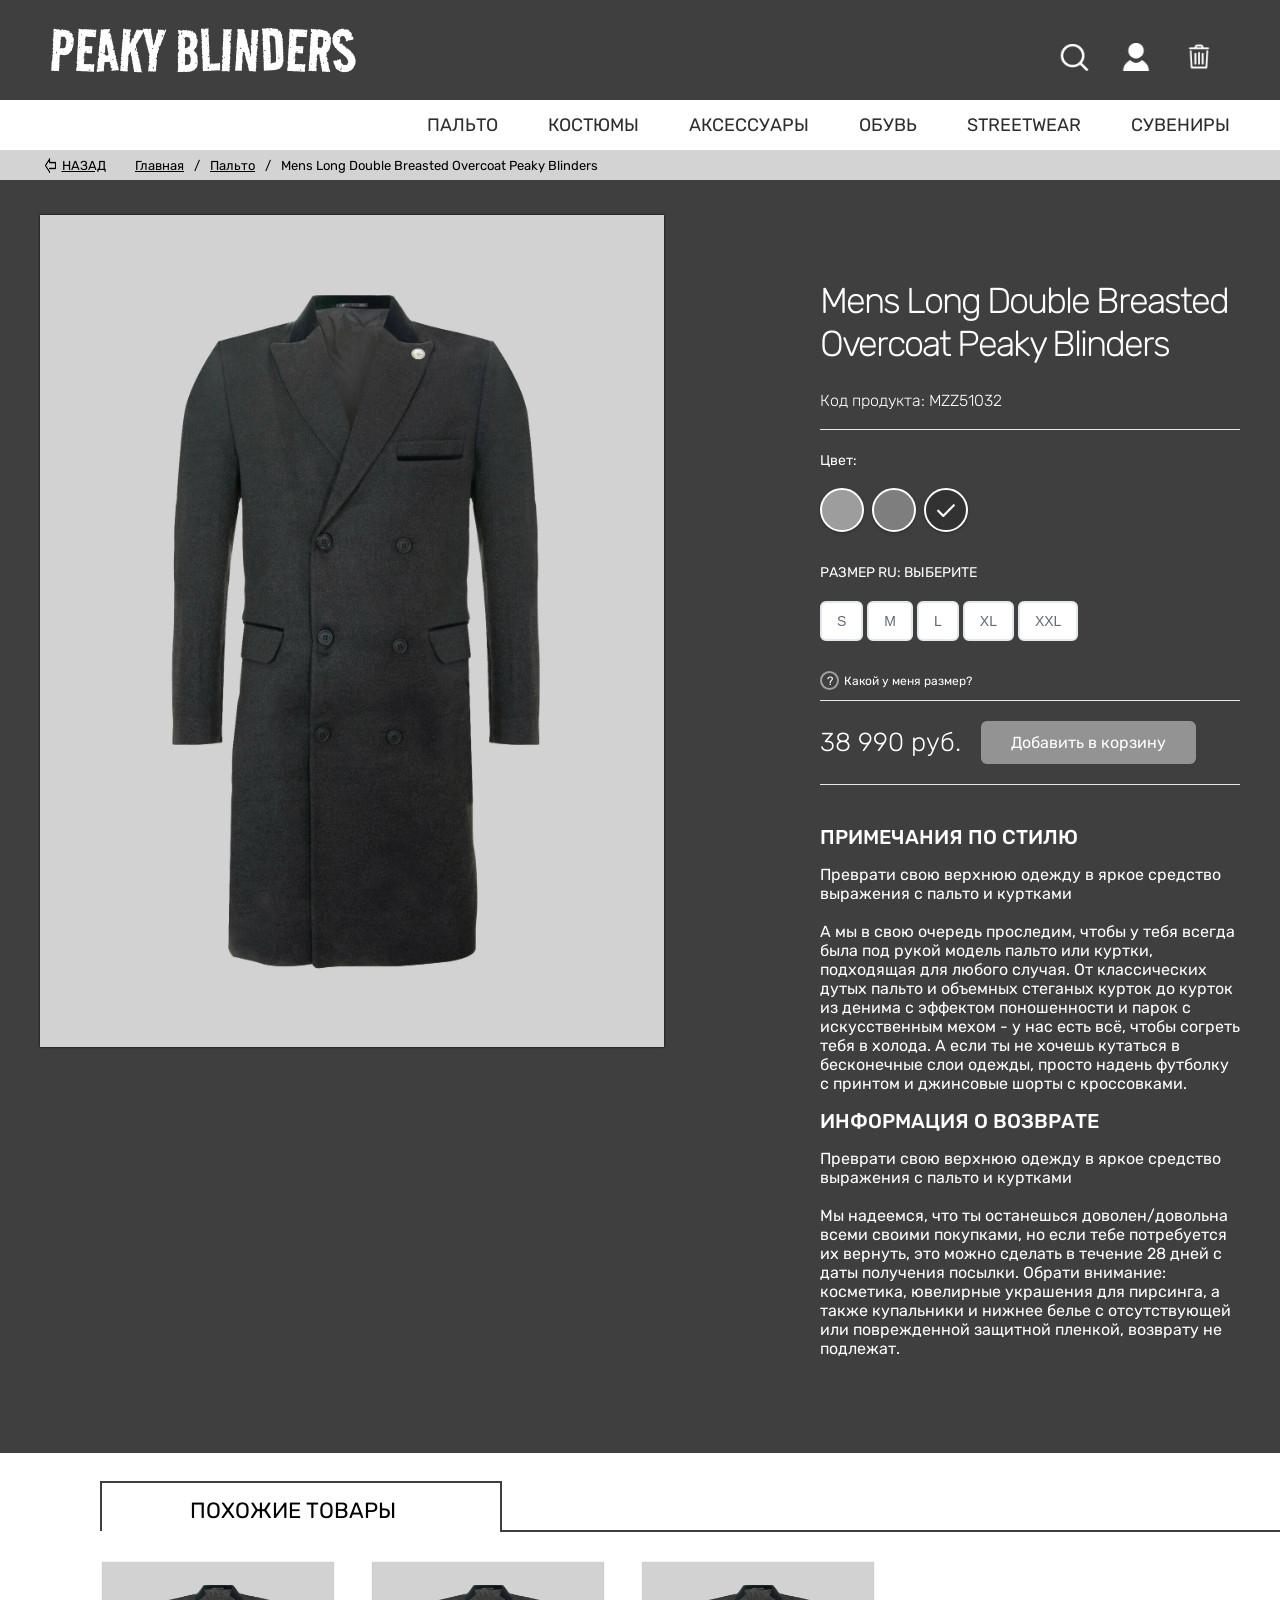
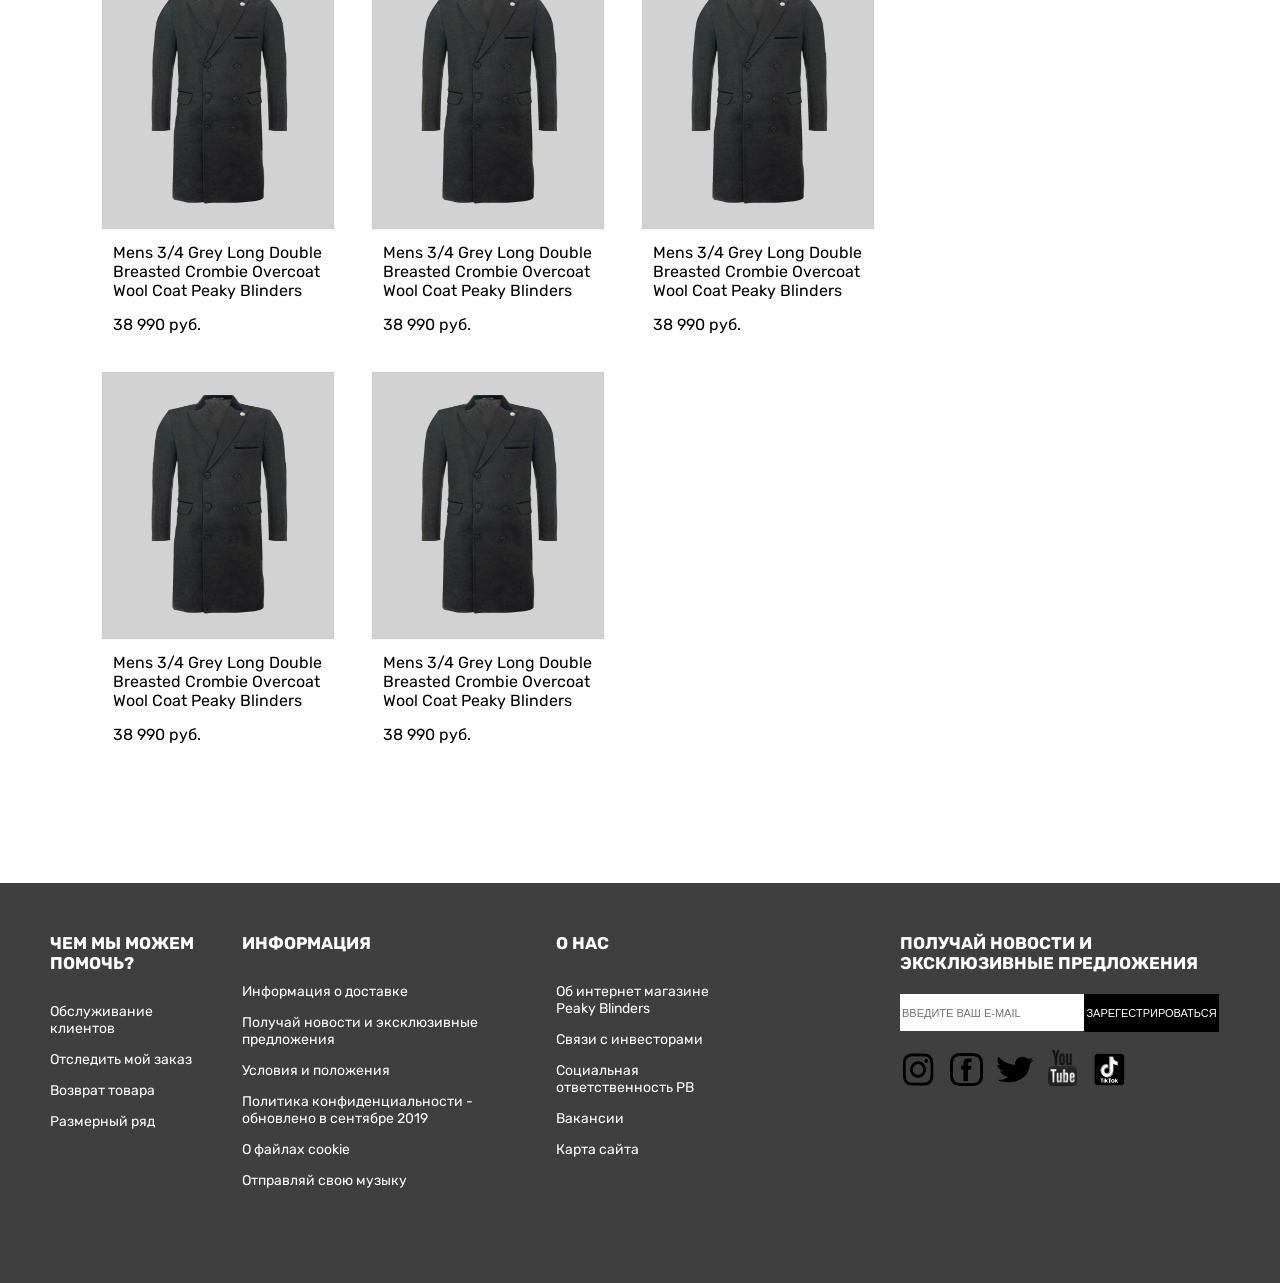
<file: 1. coats-page/coat_product-page/index.html>
<!DOCTYPE html>
<html>
  <head>
    <meta charset="utf-8">
    <meta name="viewport" content="width=device-width, initial-scale=1">
    <title>Mens Long Double Breasted Overcoat Peaky Blinders</title>
    <!-- Fonts -->
    <link rel="preconnect" href="https://fonts.googleapis.com">
    <link rel="preconnect" href="https://fonts.gstatic.com" crossorigin>
    <link href="https://fonts.googleapis.com/css2?family=Road+Rage&display=swap" rel="stylesheet">
    
    <link rel="preconnect" href="https://fonts.googleapis.com">
    <link rel="preconnect" href="https://fonts.gstatic.com" crossorigin>
    <link href="https://fonts.googleapis.com/css2?family=Alumni+Sans:wght@800&family=Road+Rage&display=swap" rel="stylesheet">
    
    <link rel="preconnect" href="https://fonts.googleapis.com">
    <link rel="preconnect" href="https://fonts.gstatic.com" crossorigin>
    <link href="https://fonts.googleapis.com/css2?family=Alumni+Sans:wght@800&family=Road+Rage&family=Rubik:wght@300&display=swap" rel="stylesheet">
    
    <!-- CSS -->
    <link href="style.css" rel="stylesheet">
    <meta name="robots" content="noindex,follow" />

  </head>

  <body>
      <div class="logoBlock">
        <div class="PBlogo">
        <a href="../index.html"><p>Peaky Blinders</p></a>
        </div>
        <div class="logoIcons">
        <a href="#"><img src="../../img/icon-search-box-png-clipart.png" class="iconSearch" title="Поиск"></a>
        <a href="../../enter-page/index.html"><img src="../../img/img_391533.png" class="iconRegistr" title="Вход и регистрация"></a>
        <a href="../../bag-page/index.html"><img src="../../img/203987-200.png" class="iconBag" title="Просмотреть корзину"></a>
        </div>
    </div>
    
    <div class="capBlock">
        <div class="menu">
          <a href="../coats-page.html"><p>ПАЛЬТО</p></a>
          <a href="../../2. suits-page/suits-page.html"><p>КОСТЮМЫ</p></a>
          <a href="../../3. accessories-page/accessories-page.html"><p>АКСЕССУАРЫ</p></a>
          <a href="../../4. shoes-page/shoes-page.html"><p>ОБУВЬ</p></a>
          <a href="../../5. streetwear-page/streetwear-page.html"><p>STREETWEAR</p></a>
          <a href="../../6. souvenirs-page/souvenirs-page.html"><p>СУВЕНИРЫ</p></a>
        </div>
    </div>
    
    <div class="linksBlock">
        <div class="backLink">
            <img src="../../img/c807954aad2ba3297050606ede709ec6.png">
            <a onclick="javascript:history.back(); return false;"><p>НАЗАД</p></a>
        </div>
        <a href="../../index.html"><p>Главная</p></a>
        <p>/</p>
        <a href="../coats-page.html"><p>Пальто</p></a>
        <p>/</p>
        <p>Mens Long Double Breasted Overcoat Peaky Blinders</p>
    </div>
      
    <main class="container">

      <!-- Left Column / Headphones Image -->
      <div class="left-column">
        <img data-image="light-grey" src="img/s-l1600-2.jpg" alt="">
        <img data-image="dark-grey" src="img/s-l1600-3.jpg" alt="">
        <img data-image="black" class="active" src="img/s-l1600.jpg" alt="">
      </div>
      <!-- Right Column -->
      <div class="right-column">

        <!-- Product Description -->
        <div class="product-description">
          <h1>Mens Long Double Breasted Overcoat Peaky Blinders</h1>
          <p>Код продукта: MZZ51032</p>
        </div>

        <!-- Product Configuration -->
        <div class="product-configuration">

          <!-- Product Color -->
          <div class="product-color">
            <span>Цвет:</span>

            <div class="color-choose">
                <div>
                <input data-image="light-grey" type="radio" id="light-grey" name="color" value="light-grey">
                <label for="light-grey" title="Светло-серый"><span></span></label>
              </div>
              <div>
                <input data-image="dark-grey" type="radio" id="dark-grey" name="color" value="dark-grey">
                <label for="dark-grey" title="Тёмно-серый"><span></span></label>
              </div>
              <div>
                <input data-image="black" type="radio" id="black" name="color" value="black" checked>
                <label for="black" title="Чёрный"><span></span></label>
              </div>
            </div>
          </div>
          <!-- Cable Configuration -->
          <div class="size-config">
            <span>РАЗМЕР RU: ВЫБЕРИТЕ</span>
            <div class="size-choose">
              <button>S</button>
              <button>M</button>
              <button>L</button>
              <button>XL</button>
              <button>XXL</button>
            </div>
            <a href="#">Какой у меня размер?</a>
          </div>
        </div>
        <!-- Product Pricing -->
        <div class="product-price">
          <span>38 990 руб.</span>
          <a href="#" class="cart-btn">Добавить в корзину</a>
        </div>
        <div class="styleNotes">
            <h1>ПРИМЕЧАНИЯ ПО СТИЛЮ</h1>
            <p>Преврати свою верхнюю одежду в яркое средство выражения с пальто и куртками<br>
               <br>
               А мы в свою очередь проследим, чтобы у тебя всегда была под рукой модель пальто или куртки, подходящая для любого случая. От классических дутых пальто и объемных стеганых курток до курток из денима с эффектом поношенности и парок с искусственным мехом - у нас есть всё, чтобы согреть тебя в холода. А если ты не хочешь кутаться в бесконечные слои одежды, просто надень футболку с принтом и джинсовые шорты с кроссовками.</p>
            <h1>ИНФОРМАЦИЯ О ВОЗВРАТЕ</h1>
            <p>Преврати свою верхнюю одежду в яркое средство выражения с пальто и куртками<br>
               <br>
               Мы надеемся, что ты останешься доволен/довольна всеми своими покупками, но если тебе потребуется их вернуть, это можно сделать в течение 28 дней с даты получения посылки.

               Обрати внимание: косметика, ювелирные украшения для пирсинга, а также купальники и нижнее белье с отсутствующей или поврежденной защитной пленкой, возврату не подлежат.
            </p>
          </div>
      </div>
        
    </main>
      
    <div class="similarProductsBlock">
      
      <div class="similarProductsText">
          <div class="firstVerticalStrip"></div>
          <div class="firstHorizontalStrip"></div>
          <div class="secondVerticalStrip"></div>
          <div class="secondHorizontalStrip"></div>
          <p>ПОХОЖИЕ ТОВАРЫ</p>
      </div>
      <div class="similarProductsContent">
          <div class="productCard">
           <div class="cardPhoto">
           <a href="index.html"><img src="../../img/coat-img.jpg"></a>
           </div>
           <a href="index.html"><p>Mens 3/4 Grey Long Double Breasted Crombie Overcoat Wool Coat Peaky Blinders</p></a>
           <p>38 990 руб.</p>
        </div>
          <div class="productCard">
           <div class="cardPhoto">
           <a href="index.html"><img src="../../img/coat-img.jpg"></a>
           </div>
           <a href="index.html"><p>Mens 3/4 Grey Long Double Breasted Crombie Overcoat Wool Coat Peaky Blinders</p></a>
           <p>38 990 руб.</p>
        </div>
          <div class="productCard">
           <div class="cardPhoto">
           <a href="index.html"><img src="../../img/coat-img.jpg"></a>
           </div>
           <a href="index.html"><p>Mens 3/4 Grey Long Double Breasted Crombie Overcoat Wool Coat Peaky Blinders</p></a>
           <p>38 990 руб.</p>
        </div>
          <div class="productCard">
           <div class="cardPhoto">
           <a href="index.html"><img src="../../img/coat-img.jpg"></a>
           </div>
           <a href="index.html"><p>Mens 3/4 Grey Long Double Breasted Crombie Overcoat Wool Coat Peaky Blinders</p></a>
           <p>38 990 руб.</p>
        </div>
          <div class="productCard">
           <div class="cardPhoto">
           <a href="index.html"><img src="../../img/coat-img.jpg"></a>
           </div>
           <a href="index.html"><p>Mens 3/4 Grey Long Double Breasted Crombie Overcoat Wool Coat Peaky Blinders</p></a>
           <p>38 990 руб.</p>
        </div>
          
      </div>
          
      </div>
      
      
      
      
     <div class="endBlock">
        <div class="endBlockContent">
            <div class="help">
                <h1>ЧЕМ МЫ МОЖЕМ ПОМОЧЬ?</h1>
                <a href="#"><p>Обслуживание клиентов</p></a>
                <a href="#"><p>Отследить мой заказ</p></a>
                <a href="#"><p>Возврат товара</p></a>
                <a href="#"><p>Размерный ряд</p></a>
            </div>
            
            <div class="info">
                <h1>ИНФОРМАЦИЯ</h1>
                <a href="#"><p>Информация о доставке</p></a>
                <a href="#"><p>Получай новости и эксклюзивные предложения</p></a>
                <a href="#"><p>Условия и положения</p></a>
                <a href="#"><p>Политика конфиденциальности - обновлено в сентябре 2019</p></a>
                <a href="#"><p>О файлах cookie</p></a>
                <a href="#"><p>Отправляй свою музыку</p></a>
            </div>
            
            <div class="aboutUs">
                <h1>О НАС</h1>
                <a href="#"><p>Об интернет магазине Peaky Blinders</p></a>
                <a href="#"><p>Связи с инвесторами</p></a>
                <a href="#"><p>Социальная ответственность PB</p></a>
                <a href="#"><p>Вакансии</p></a>
                <a href="#"><p>Карта сайта</p></a>
            </div>
            
            <div class="getNewsAndOffers">
                <h1>ПОЛУЧАЙ НОВОСТИ И ЭКСКЛЮЗИВНЫЕ ПРЕДЛОЖЕНИЯ</h1>
                <div class="registrationForm">
                <form action="#" method="get" enctype="multipart/form-data">
                <input placeholder="Введите ваш e-mail" type="text" name="useremail" value=""/>
                <button type="submit">Зарегестрироваться</button>
                </form>
                </div>
                <div class="allLogos">
                <a href="#"><img src="../../img/black-instagram-logo-png-2.png" class="instLogo" title="Инстаграм"></a>
                <a href="#"><img src="../../img/5fd8aea8da3eb.png" class="facebookLogo" title="Фэйсбук"></a>
                <a href="#"><img src="../../img/twitter-png-twitter-icon-1600.png" class="twitterLogo" title="Твиттер"></a>
                <a href="#"><img src="../../img/77809-logo-youtube-transparent-free-photo-png.png" class="youtubeLogo" title="Ютуб"></a>
                <a href="#"><img src="../../img/Tik-Tok-Logo-Wallpaper-15-2048x1365.png" class="tikTokLogo" title="Тик-Ток"></a>
                </div>
            
            </div>
            
        </div>
    
    </div>
      

    <!-- Scripts -->
    <script src="https://cdnjs.cloudflare.com/ajax/libs/jquery/3.1.1/jquery.min.js" charset="utf-8"></script>
    <script src="script.js" charset="utf-8"></script>
  </body>
</html>
</file>
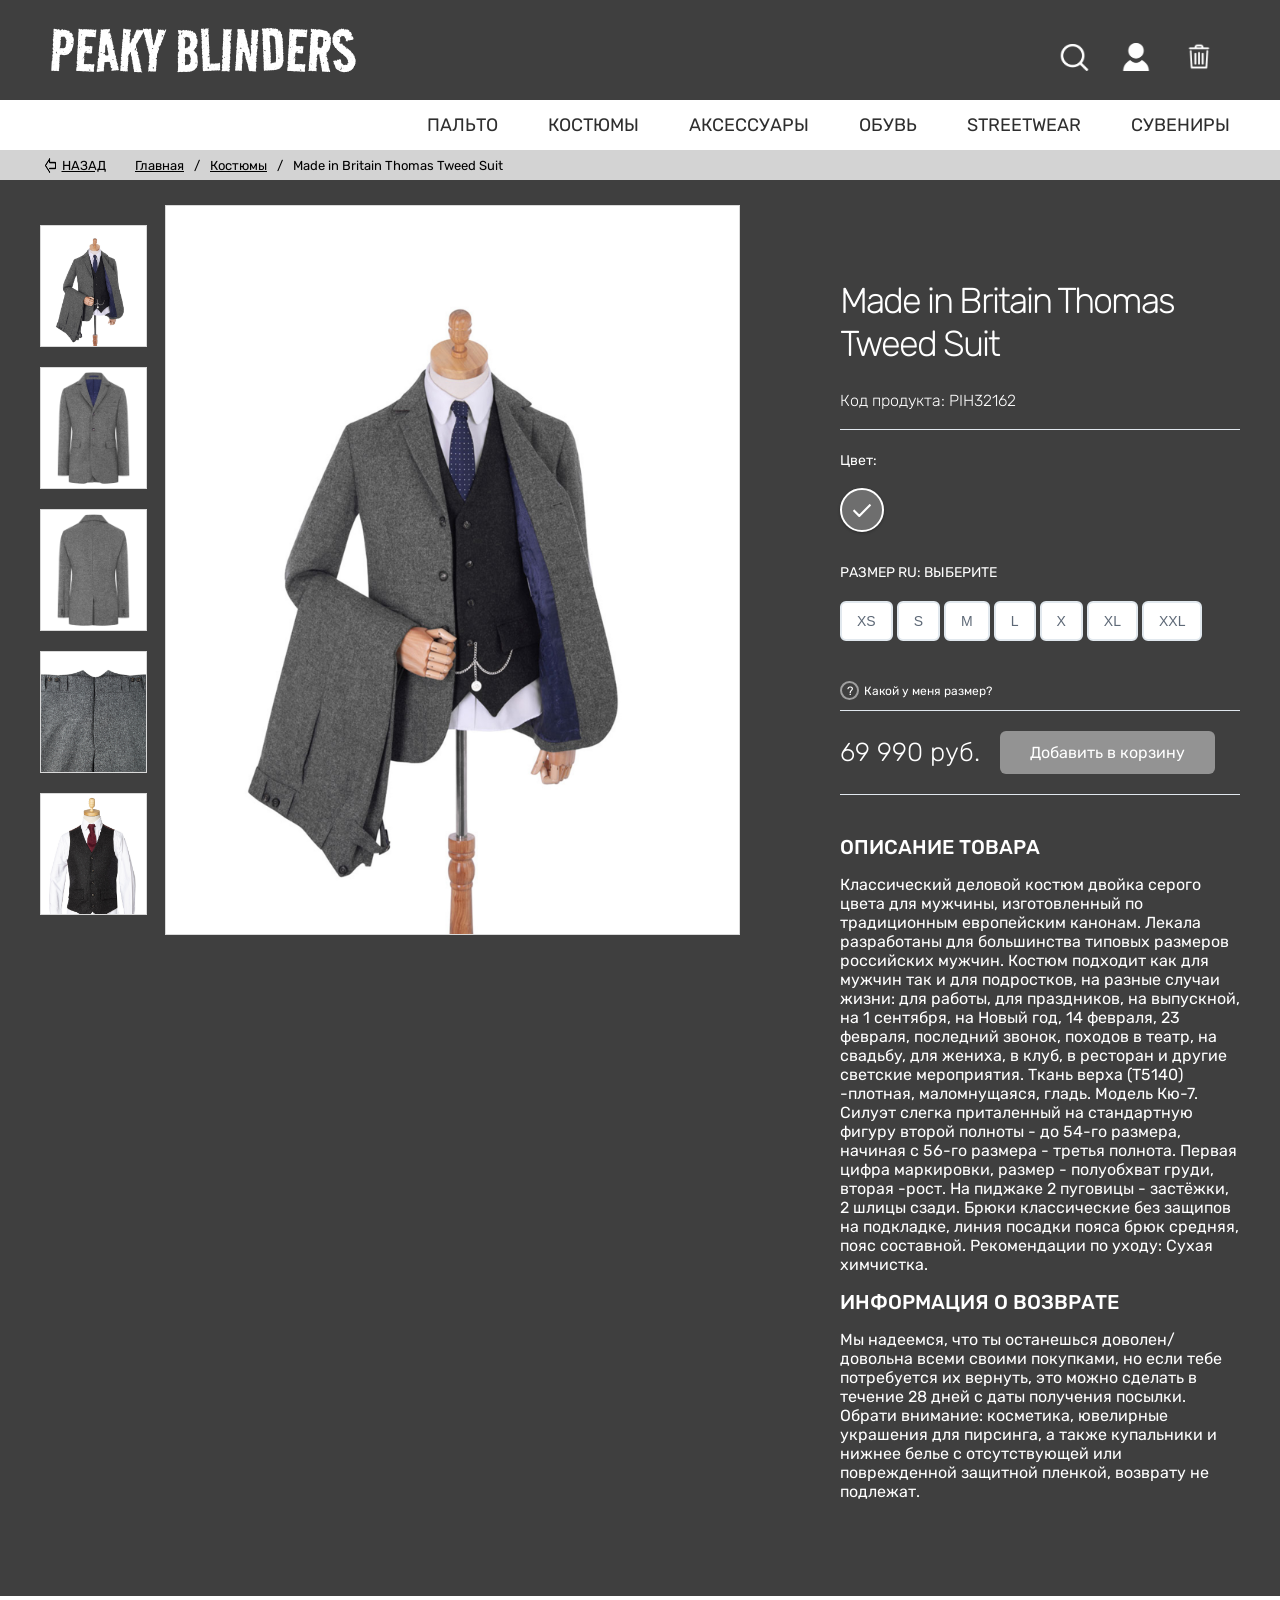
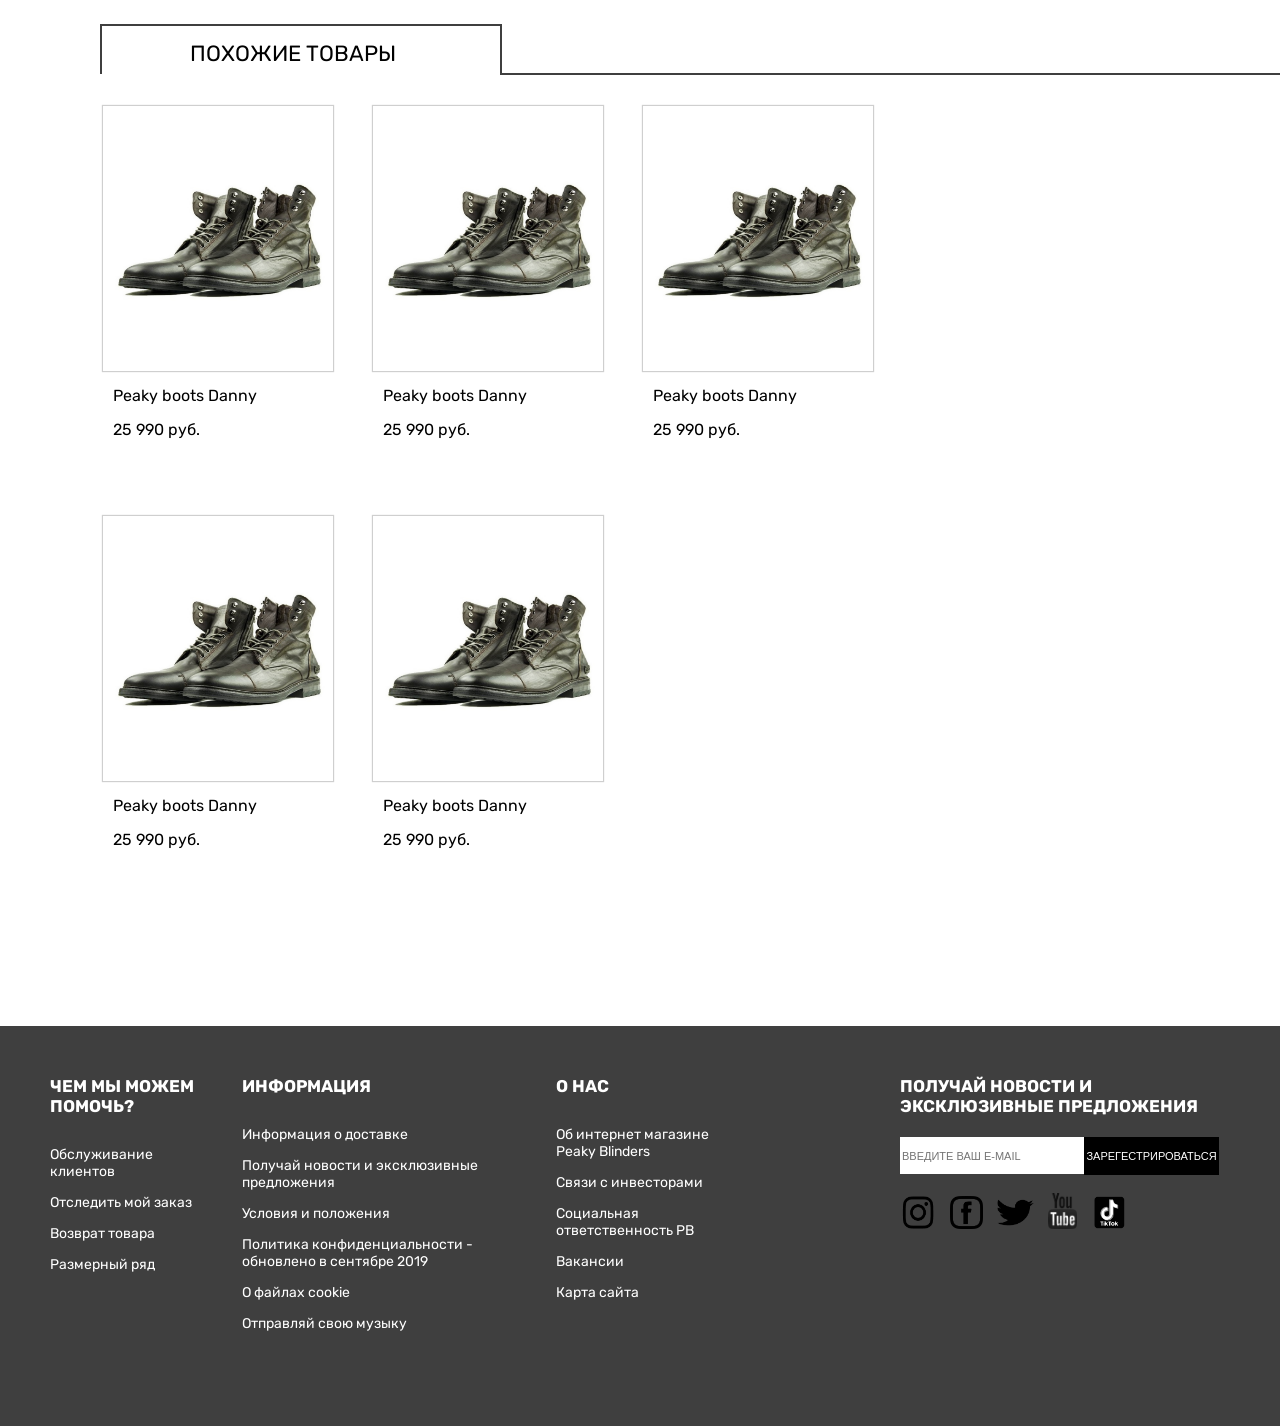
<file: 2. suits-page/suit_product-page/index.html>
﻿<!DOCTYPE html>
<html lang="ru">
<head>
	<meta charset="UTF-8">
	<meta name="viewport" content="width=device-width, initial-scale=1.0">
	<title>Made in Britain Thomas Tweed Suit</title>
    
    <link rel="preconnect" href="https://fonts.googleapis.com">
    <link rel="preconnect" href="https://fonts.gstatic.com" crossorigin>
    <link href="https://fonts.googleapis.com/css2?family=Road+Rage&display=swap" rel="stylesheet">
    
    <link rel="preconnect" href="https://fonts.googleapis.com">
    <link rel="preconnect" href="https://fonts.gstatic.com" crossorigin>
    <link href="https://fonts.googleapis.com/css2?family=Alumni+Sans:wght@800&family=Road+Rage&display=swap" rel="stylesheet">
    
    <link rel="preconnect" href="https://fonts.googleapis.com">
    <link rel="preconnect" href="https://fonts.gstatic.com" crossorigin>
    <link href="https://fonts.googleapis.com/css2?family=Alumni+Sans:wght@800&family=Road+Rage&family=Rubik:wght@300&display=swap" rel="stylesheet">
    
    <link href="style.css" rel="stylesheet">
    <meta name="robots" content="noindex,follow" />
	<link rel="stylesheet" href="https://unpkg.com/swiper/swiper-bundle.min.css">
	<link rel="stylesheet" href="style.css">
</head>
<body>
    <div class="logoBlock">
        <div class="PBlogo">
        <a href="../index.html"><p>Peaky Blinders</p></a>
        </div>
        <div class="logoIcons">
          <a href="#"><img src="../../img/icon-search-box-png-clipart.png" class="iconSearch" title="Поиск"></a>
          <a href="../../enter-page/index.html"><img src="../../img/img_391533.png" class="iconRegistr" title="Вход и регистрация"></a>
          <a href="../../bag-page/index.html"><img src="../../img/203987-200.png" class="iconBag" title="Просмотреть корзину"></a>
        </div>
    </div>
    
    <div class="capBlock">
        <div class="menu">
          <a href="../../coats-page.html"><p>ПАЛЬТО</p></a>
          <a href="../suits-page.html"><p>КОСТЮМЫ</p></a>
          <a href="../../3. accessories-page/accessories-page.html"><p>АКСЕССУАРЫ</p></a>
          <a href="../../4. shoes-page/shoes-page.html"><p>ОБУВЬ</p></a>
          <a href="../../5. streetwear-page/streetwear-page.html"><p>STREETWEAR</p></a>
          <a href="../../6. souvenirs-page/souvenirs-page.html"><p>СУВЕНИРЫ</p></a>
        </div>
    </div>
    
    <div class="linksBlock">
        <div class="backLink">
          <img src="../../img/c807954aad2ba3297050606ede709ec6.png">
            <a onclick="javascript:history.back(); return false;"><p>НАЗАД</p></a>
        </div>
        <a href="../../index.html"><p>Главная</p></a>
        <p>/</p>
        <a href="../suits-page.html"><p>Костюмы</p></a>
        <p>/</p>
        <p>Made in Britain Thomas Tweed Suit</p>
    </div>
    
    <div class="container">
    
		<div class="photoCard">
			<div class="card-slider">
				<div class="card-slider__nav slider-nav">
					<div class="slider-nav__item" tabindex="0"><img src="img/1.jpg" alt=""></div>
					<div class="slider-nav__item" tabindex="0"><img src="img/2.jpg" alt=""></div>
					<div class="slider-nav__item" tabindex="0"><img src="img/3.jpg" alt=""></div>
					<div class="slider-nav__item" tabindex="0"><img src="img/4.jpg" alt=""></div>
                    <div class="slider-nav__item" tabindex="0"><img src="img/5.jpg" alt=""></div>
				</div>
				<div class="card-slider__block slider-block">
					<div class="swiper-wrapper">
						<div class="swiper-slide">
							<img src="img/1.jpg" alt="">
						</div>
						<div class="swiper-slide">
							<img src="img/2.jpg" alt="">
						</div>
						<div class="swiper-slide">
							<img src="img/3.jpg" alt="">
						</div>
						<div class="swiper-slide">
							<img src="img/4.jpg" alt="">
						</div>
                        <div class="swiper-slide">
							<img src="img/5.jpg" alt="">
						</div>
					</div>
				</div>
			</div>
	   </div>
	
        <div class="right-column">

        <!-- Product Description -->
        <div class="product-description">
          <h1>Made in Britain Thomas Tweed Suit</h1>
          <p>Код продукта: PIH32162</p>
        </div>

        <!-- Product Configuration -->
        <div class="product-configuration">

          <!-- Product Color -->
          <div class="product-color">
            <span>Цвет:</span>

            <div class="color-choose">
                <div>
                <input data-image="grey" type="radio" id="grey" name="color" value="grey" checked>
                <label for="grey" title="Серый"><span></span></label>
              </div>
            </div>
          </div>
          <!-- Cable Configuration -->
          <div class="size-config">
            <span>РАЗМЕР RU: ВЫБЕРИТЕ</span>
            <div class="size-choose">
              <button>XS</button>
              <button>S</button>
              <button>M</button>
              <button>L</button>
              <button>X</button>
              <button>XL</button>
              <button>XXL</button>
            </div>
            <a href="#">Какой у меня размер?</a>
          </div>
        </div>
        <!-- Product Pricing -->
        <div class="product-price">
          <span>69 990 руб.</span>
          <a href="#" class="cart-btn">Добавить в корзину</a>
        </div>
        <div class="styleNotes">
            <h1>ОПИСАНИЕ ТОВАРА</h1>
               <p>Классический деловой костюм двойка серого цвета для мужчины, изготовленный по традиционным европейским канонам. Лекала разработаны для большинства типовых размеров российских мужчин. Костюм подходит как для мужчин так и для подростков, на разные случаи жизни: для работы, для праздников, на выпускной, на 1 сентября, на Новый год, 14 февраля, 23 февраля, последний звонок, походов в театр, на свадьбу, для жениха, в клуб, в ресторан и другие светские мероприятия. Ткань верха (Т5140) -плотная, маломнущаяся, гладь. Модель Кю-7. Силуэт слегка приталенный на стандартную фигуру второй полноты - до 54-го размера, начиная с 56-го размера - третья полнота. Первая цифра маркировки, размер - полуобхват груди, вторая -рост. На пиджаке 2 пуговицы - застёжки, 2 шлицы сзади. Брюки классические без защипов на подкладке, линия посадки пояса брюк средняя, пояс составной. Рекомендации по уходу: Сухая химчистка.</p>
            <h1>ИНФОРМАЦИЯ О ВОЗВРАТЕ</h1>
               <p>Мы надеемся, что ты останешься доволен/довольна всеми своими покупками, но если тебе потребуется их вернуть, это можно сделать в течение 28 дней с даты получения посылки.<br>
               Обрати внимание: косметика, ювелирные украшения для пирсинга, а также купальники и нижнее белье с отсутствующей или поврежденной защитной пленкой, возврату не подлежат.
            </p>
          </div>
      </div>
        
    </div>
      
        <div class="similarProductsBlock">
      
      <div class="similarProductsText">
          <div class="firstVerticalStrip"></div>
          <div class="firstHorizontalStrip"></div>
          <div class="secondVerticalStrip"></div>
          <div class="secondHorizontalStrip"></div>
          <p>ПОХОЖИЕ ТОВАРЫ</p>
      </div>
      <div class="similarProductsContent">
          <div class="productCard">
           <div class="cardPhoto">
           <a href="index.html"><img src="../../img/shoes_photo.jpg"></a>
           </div>
           <a href="index.html"><p>Peaky boots Danny</p></a>
           <p>25 990 руб.</p>
        </div>
          <div class="productCard">
           <div class="cardPhoto">
           <a href="index.html"><img src="../../img/shoes_photo.jpg"></a>
           </div>
           <a href="index.html"><p>Peaky boots Danny</p></a>
           <p>25 990 руб.</p>
        </div>
          <div class="productCard">
           <div class="cardPhoto">
           <a href="index.html"><img src="../../img/shoes_photo.jpg"></a>
           </div>
           <a href="index.html"><p>Peaky boots Danny</p></a>
           <p>25 990 руб.</p>
        </div>
          <div class="productCard">
           <div class="cardPhoto">
           <a href="index.html"><img src="../../img/shoes_photo.jpg"></a>
           </div>
           <a href="index.html"><p>Peaky boots Danny</p></a>
           <p>25 990 руб.</p>
        </div>
          <div class="productCard">
           <div class="cardPhoto">
           <a href="index.html"><img src="../../img/shoes_photo.jpg"></a>
           </div>
           <a href="index.html"><p>Peaky boots Danny</p></a>
           <p>25 990 руб.</p>
        </div>
          
      </div>
          
      </div>
      
      
     <div class="endBlock">
        <div class="endBlockContent">
            <div class="help">
                <h1>ЧЕМ МЫ МОЖЕМ ПОМОЧЬ?</h1>
                <a href="#"><p>Обслуживание клиентов</p></a>
                <a href="#"><p>Отследить мой заказ</p></a>
                <a href="#"><p>Возврат товара</p></a>
                <a href="#"><p>Размерный ряд</p></a>
            </div>
            
            <div class="info">
                <h1>ИНФОРМАЦИЯ</h1>
                <a href="#"><p>Информация о доставке</p></a>
                <a href="#"><p>Получай новости и эксклюзивные предложения</p></a>
                <a href="#"><p>Условия и положения</p></a>
                <a href="#"><p>Политика конфиденциальности - обновлено в сентябре 2019</p></a>
                <a href="#"><p>О файлах cookie</p></a>
                <a href="#"><p>Отправляй свою музыку</p></a>
            </div>
            
            <div class="aboutUs">
                <h1>О НАС</h1>
                <a href="#"><p>Об интернет магазине Peaky Blinders</p></a>
                <a href="#"><p>Связи с инвесторами</p></a>
                <a href="#"><p>Социальная ответственность PB</p></a>
                <a href="#"><p>Вакансии</p></a>
                <a href="#"><p>Карта сайта</p></a>
            </div>
            
            <div class="getNewsAndOffers">
                <h1>ПОЛУЧАЙ НОВОСТИ И ЭКСКЛЮЗИВНЫЕ ПРЕДЛОЖЕНИЯ</h1>
                <div class="registrationForm">
                <form action="#" method="get" enctype="multipart/form-data">
                <input placeholder="Введите ваш e-mail" type="text" name="useremail" value=""/>
                <button type="submit">Зарегестрироваться</button>
                </form>
                </div>
                <div class="allLogos">
                  <a href="#"><img src="../../img/black-instagram-logo-png-2.png" class="instLogo" title="Инстаграм"></a>
                  <a href="#"><img src="../../img/5fd8aea8da3eb.png" class="facebookLogo" title="Фэйсбук"></a>
                  <a href="#"><img src="../../img/twitter-png-twitter-icon-1600.png" class="twitterLogo" title="Твиттер"></a>
                  <a href="#"><img src="../../img/77809-logo-youtube-transparent-free-photo-png.png" class="youtubeLogo" title="Ютуб"></a>
                  <a href="#"><img src="../../img/Tik-Tok-Logo-Wallpaper-15-2048x1365.png" class="tikTokLogo" title="Тик-Ток"></a>
                </div>
            
            </div>
            
        </div>
    
    </div>
    
    <script src="https://cdnjs.cloudflare.com/ajax/libs/jquery/3.1.1/jquery.min.js" charset="utf-8"></script>
    <script src="script.js" charset="utf-8"></script>
	<script src="js/modal.js"></script>
	<script src="https://unpkg.com/swiper/swiper-bundle.min.js"></script>
	<script src="js/slider.js"></script>
</body>
</html>
</file>
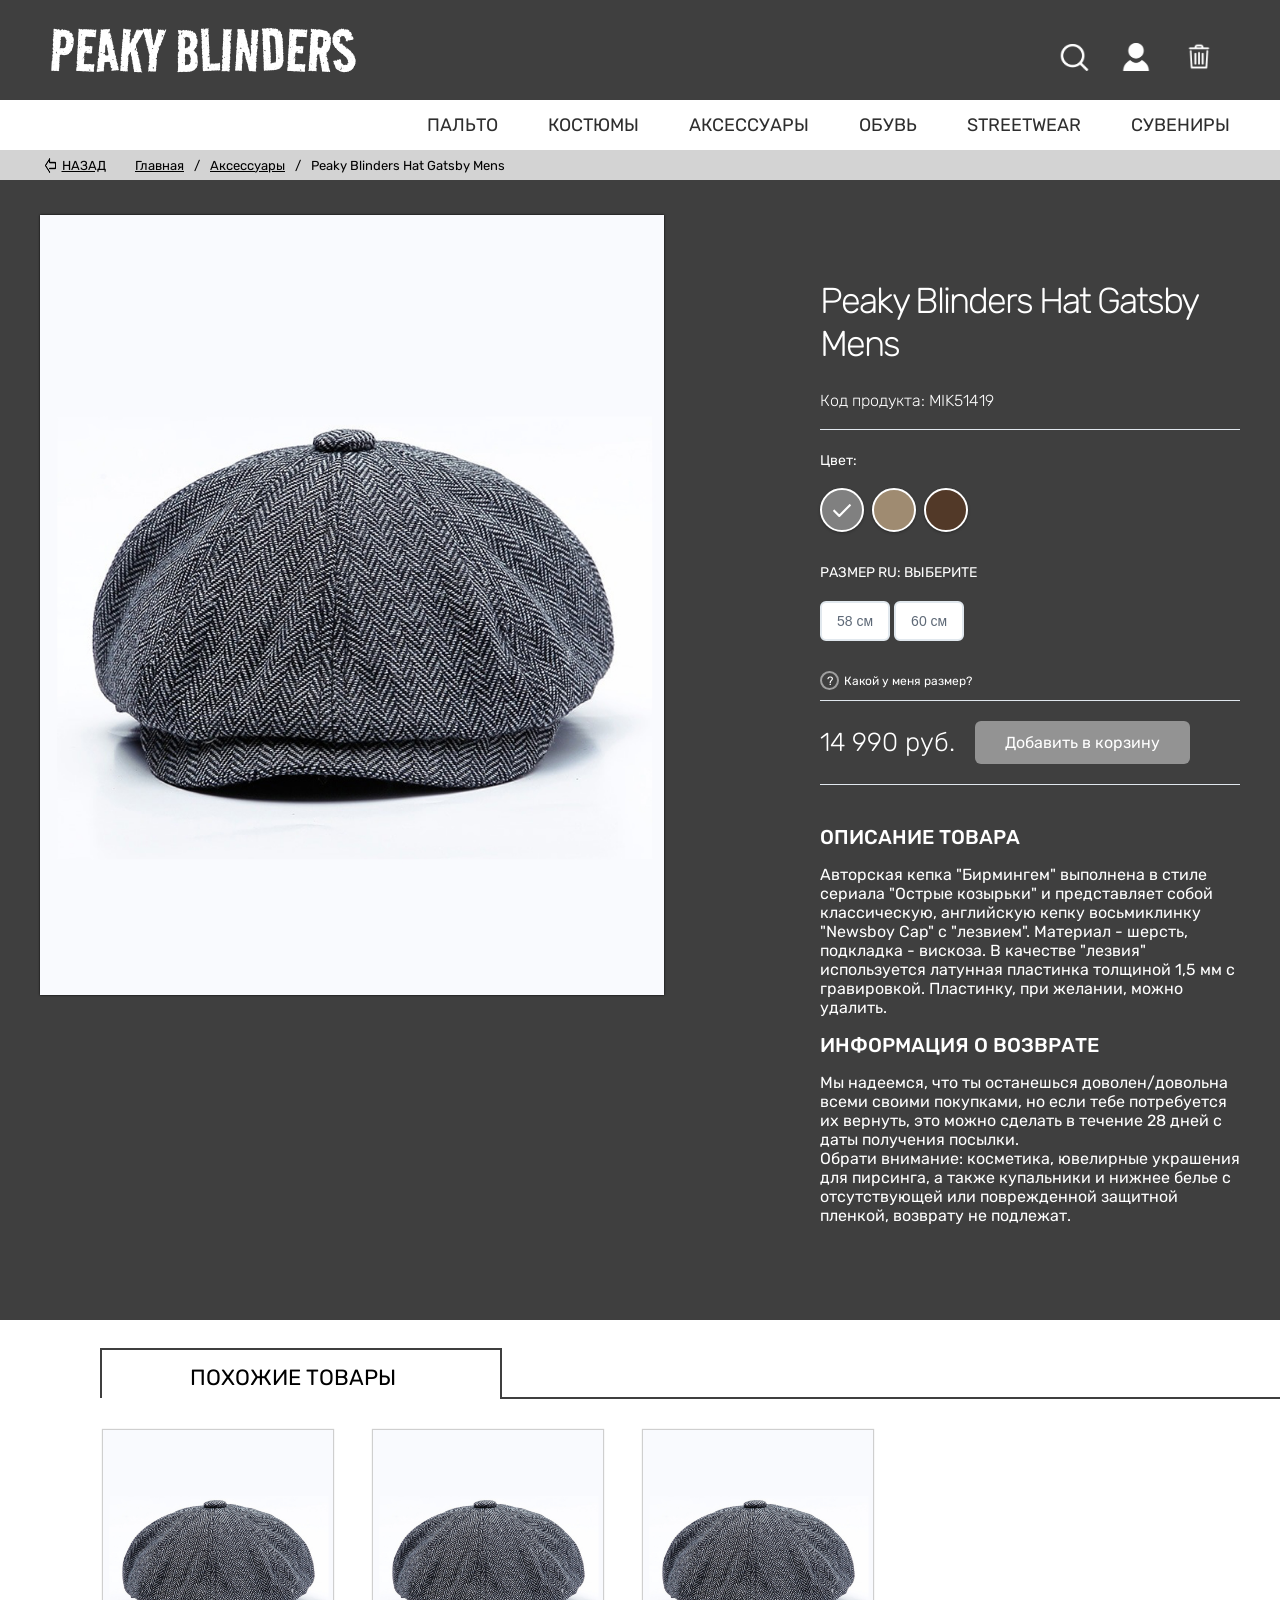
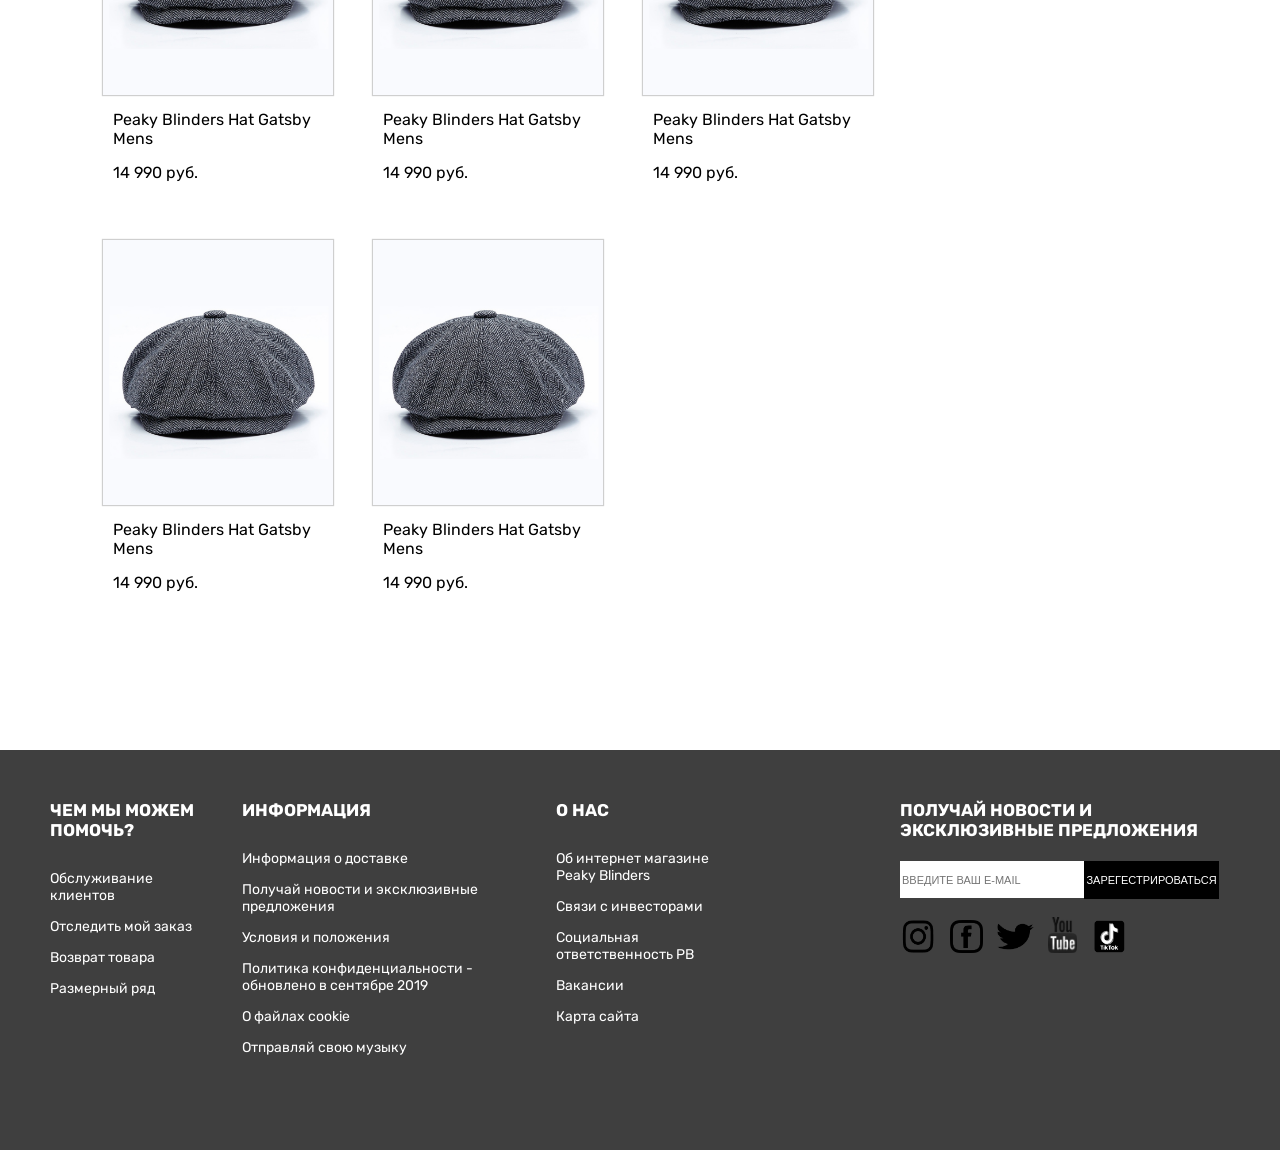
<file: 3. accessories-page/cap_product-page/index.html>
<!DOCTYPE html>
<html>
  <head>
    <meta charset="utf-8">
    <meta name="viewport" content="width=device-width, initial-scale=1">
    <title>Peaky Blinders Hat Gatsby Mens</title>
    <!-- Fonts -->
    <link rel="preconnect" href="https://fonts.googleapis.com">
    <link rel="preconnect" href="https://fonts.gstatic.com" crossorigin>
    <link href="https://fonts.googleapis.com/css2?family=Road+Rage&display=swap" rel="stylesheet">
    
    <link rel="preconnect" href="https://fonts.googleapis.com">
    <link rel="preconnect" href="https://fonts.gstatic.com" crossorigin>
    <link href="https://fonts.googleapis.com/css2?family=Alumni+Sans:wght@800&family=Road+Rage&display=swap" rel="stylesheet">
    
    <link rel="preconnect" href="https://fonts.googleapis.com">
    <link rel="preconnect" href="https://fonts.gstatic.com" crossorigin>
    <link href="https://fonts.googleapis.com/css2?family=Alumni+Sans:wght@800&family=Road+Rage&family=Rubik:wght@300&display=swap" rel="stylesheet">
    
    <!-- CSS -->
    <link href="style.css" rel="stylesheet">
    <meta name="robots" content="noindex,follow" />

  </head>

  <body>
      <div class="logoBlock">
        <div class="PBlogo">
        <a href="../index.html"><p>Peaky Blinders</p></a>
        </div>
        <div class="logoIcons">
          <a href="#"><img src="../../img/icon-search-box-png-clipart.png" class="iconSearch" title="Поиск"></a>
          <a href="../../enter-page/index.html"><img src="../../img/img_391533.png" class="iconRegistr" title="Вход и регистрация"></a>
          <a href="../../bag-page/index.html"><img src="../../img/203987-200.png" class="iconBag" title="Просмотреть корзину"></a>
        </div>
    </div>
    
    <div class="capBlock">
        <div class="menu">
          <a href="../../coats-page.html"><p>ПАЛЬТО</p></a>
          <a href="../../2. suits-page/suits-page.html"><p>КОСТЮМЫ</p></a>
          <a href="../accessories-page.html"><p>АКСЕССУАРЫ</p></a>
          <a href="../../4. shoes-page/shoes-page.html"><p>ОБУВЬ</p></a>
          <a href="../../5. streetwear-page/streetwear-page.html"><p>STREETWEAR</p></a>
          <a href="../../6. souvenirs-page/souvenirs-page.html"><p>СУВЕНИРЫ</p></a>
        </div>
    </div>
    
    <div class="linksBlock">
        <div class="backLink">
          <img src="../../img/c807954aad2ba3297050606ede709ec6.png">
            <a onclick="javascript:history.back(); return false;"><p>НАЗАД</p></a>
        </div>
        <a href="../../index.html"><p>Главная</p></a>
        <p>/</p>
        <a href="../accessories-page.html"><p>Аксессуары</p></a>
        <p>/</p>
        <p>Peaky Blinders Hat Gatsby Mens</p>
    </div>
      
    <main class="container">

      <!-- Left Column / Headphones Image -->
      <div class="left-column">
        <img data-image="grey" class="active" src="img/grey-cap.jpg" alt="">
        <img data-image="light-brown" src="img/light_brown-cap.jpg" alt="">
        <img data-image="brown" src="img/brown-cap.jpg" alt="">
      </div>
      <!-- Right Column -->
      <div class="right-column">

        <!-- Product Description -->
        <div class="product-description">
          <h1>Peaky Blinders Hat Gatsby Mens</h1>
          <p>Код продукта: MIK51419</p>
        </div>

        <!-- Product Configuration -->
        <div class="product-configuration">

          <!-- Product Color -->
          <div class="product-color">
            <span>Цвет:</span>

            <div class="color-choose">
                <div>
                <input data-image="grey" type="radio" id="grey" name="color" value="grey" checked>
                <label for="grey" title="Серый"><span></span></label>
              </div>
              <div>
                <input data-image="light-brown" type="radio" id="light-brown" name="color" value="light-brown">
                <label for="light-brown" title="Светло-коричневый"><span></span></label>
              </div>
              <div>
                <input data-image="brown" type="radio" id="brown" name="color" value="brown">
                <label for="brown" title="Коричневый"><span></span></label>
              </div>
            </div>
          </div>
          <!-- Cable Configuration -->
          <div class="size-config">
            <span>РАЗМЕР RU: ВЫБЕРИТЕ</span>
            <div class="size-choose">
              <button>58 см</button>
              <button>60 см</button>
            </div>
            <a href="#">Какой у меня размер?</a>
          </div>
        </div>
        <!-- Product Pricing -->
        <div class="product-price">
          <span>14 990 руб.</span>
          <a href="#" class="cart-btn">Добавить в корзину</a>
        </div>
        <div class="styleNotes">
            <h1>ОПИСАНИЕ ТОВАРА</h1>
               <p>Авторская кепка "Бирмингем" выполнена в стиле сериала "Острые козырьки" и представляет собой классическую, английскую кепку восьмиклинку "Newsboy Cap" с "лезвием". Материал - шерсть, подкладка - вискоза. В качестве "лезвия" используется латунная пластинка толщиной 1,5 мм с гравировкой. Пластинку, при желании, можно удалить.</p>
            <h1>ИНФОРМАЦИЯ О ВОЗВРАТЕ</h1>
               <p>Мы надеемся, что ты останешься доволен/довольна всеми своими покупками, но если тебе потребуется их вернуть, это можно сделать в течение 28 дней с даты получения посылки.<br>
               Обрати внимание: косметика, ювелирные украшения для пирсинга, а также купальники и нижнее белье с отсутствующей или поврежденной защитной пленкой, возврату не подлежат.
            </p>
          </div>
      </div>
        
    </main>
      
    <div class="similarProductsBlock">
      
      <div class="similarProductsText">
          <div class="firstVerticalStrip"></div>
          <div class="firstHorizontalStrip"></div>
          <div class="secondVerticalStrip"></div>
          <div class="secondHorizontalStrip"></div>
          <p>ПОХОЖИЕ ТОВАРЫ</p>
      </div>
      <div class="similarProductsContent">
          <div class="productCard">
           <div class="cardPhoto">
           <a href="index.html"><img src="img/grey-cap.jpg"></a>
           </div>
           <a href="index.html"><p>Peaky Blinders Hat Gatsby Mens</p></a>
           <p>14 990 руб.</p>
        </div>
          <div class="productCard">
           <div class="cardPhoto">
           <a href="index.html"><img src="img/grey-cap.jpg"></a>
           </div>
           <a href="index.html"><p>Peaky Blinders Hat Gatsby Mens</p></a>
           <p>14 990 руб.</p>
        </div>
          <div class="productCard">
           <div class="cardPhoto">
           <a href="index.html"><img src="img/grey-cap.jpg"></a>
           </div>
           <a href="index.html"><p>Peaky Blinders Hat Gatsby Mens</p></a>
           <p>14 990 руб.</p>
        </div>
          <div class="productCard">
           <div class="cardPhoto">
           <a href="index.html"><img src="img/grey-cap.jpg"></a>
           </div>
           <a href="index.html"><p>Peaky Blinders Hat Gatsby Mens</p></a>
           <p>14 990 руб.</p>
        </div>
          <div class="productCard">
           <div class="cardPhoto">
           <a href="index.html"><img src="img/grey-cap.jpg"></a>
           </div>
           <a href="index.html"><p>Peaky Blinders Hat Gatsby Mens</p></a>
           <p>14 990 руб.</p>
        </div>
          
      </div>
          
      </div>
      
      
      
      
     <div class="endBlock">
        <div class="endBlockContent">
            <div class="help">
                <h1>ЧЕМ МЫ МОЖЕМ ПОМОЧЬ?</h1>
                <a href="#"><p>Обслуживание клиентов</p></a>
                <a href="#"><p>Отследить мой заказ</p></a>
                <a href="#"><p>Возврат товара</p></a>
                <a href="#"><p>Размерный ряд</p></a>
            </div>
            
            <div class="info">
                <h1>ИНФОРМАЦИЯ</h1>
                <a href="#"><p>Информация о доставке</p></a>
                <a href="#"><p>Получай новости и эксклюзивные предложения</p></a>
                <a href="#"><p>Условия и положения</p></a>
                <a href="#"><p>Политика конфиденциальности - обновлено в сентябре 2019</p></a>
                <a href="#"><p>О файлах cookie</p></a>
                <a href="#"><p>Отправляй свою музыку</p></a>
            </div>
            
            <div class="aboutUs">
                <h1>О НАС</h1>
                <a href="#"><p>Об интернет магазине Peaky Blinders</p></a>
                <a href="#"><p>Связи с инвесторами</p></a>
                <a href="#"><p>Социальная ответственность PB</p></a>
                <a href="#"><p>Вакансии</p></a>
                <a href="#"><p>Карта сайта</p></a>
            </div>
            
            <div class="getNewsAndOffers">
                <h1>ПОЛУЧАЙ НОВОСТИ И ЭКСКЛЮЗИВНЫЕ ПРЕДЛОЖЕНИЯ</h1>
                <div class="registrationForm">
                <form action="#" method="get" enctype="multipart/form-data">
                <input placeholder="Введите ваш e-mail" type="text" name="useremail" value=""/>
                <button type="submit">Зарегестрироваться</button>
                </form>
                </div>
                <div class="allLogos">
                  <a href="#"><img src="../../img/black-instagram-logo-png-2.png" class="instLogo" title="Инстаграм"></a>
                  <a href="#"><img src="../../img/5fd8aea8da3eb.png" class="facebookLogo" title="Фэйсбук"></a>
                  <a href="#"><img src="../../img/twitter-png-twitter-icon-1600.png" class="twitterLogo" title="Твиттер"></a>
                  <a href="#"><img src="../../img/77809-logo-youtube-transparent-free-photo-png.png" class="youtubeLogo" title="Ютуб"></a>
                  <a href="#"><img src="../../img/Tik-Tok-Logo-Wallpaper-15-2048x1365.png" class="tikTokLogo" title="Тик-Ток"></a>
                </div>
            
            </div>
            
        </div>
    
    </div>
      

    <!-- Scripts -->
    <script src="https://cdnjs.cloudflare.com/ajax/libs/jquery/3.1.1/jquery.min.js" charset="utf-8"></script>
    <script src="script.js" charset="utf-8"></script>
  </body>
</html>
</file>
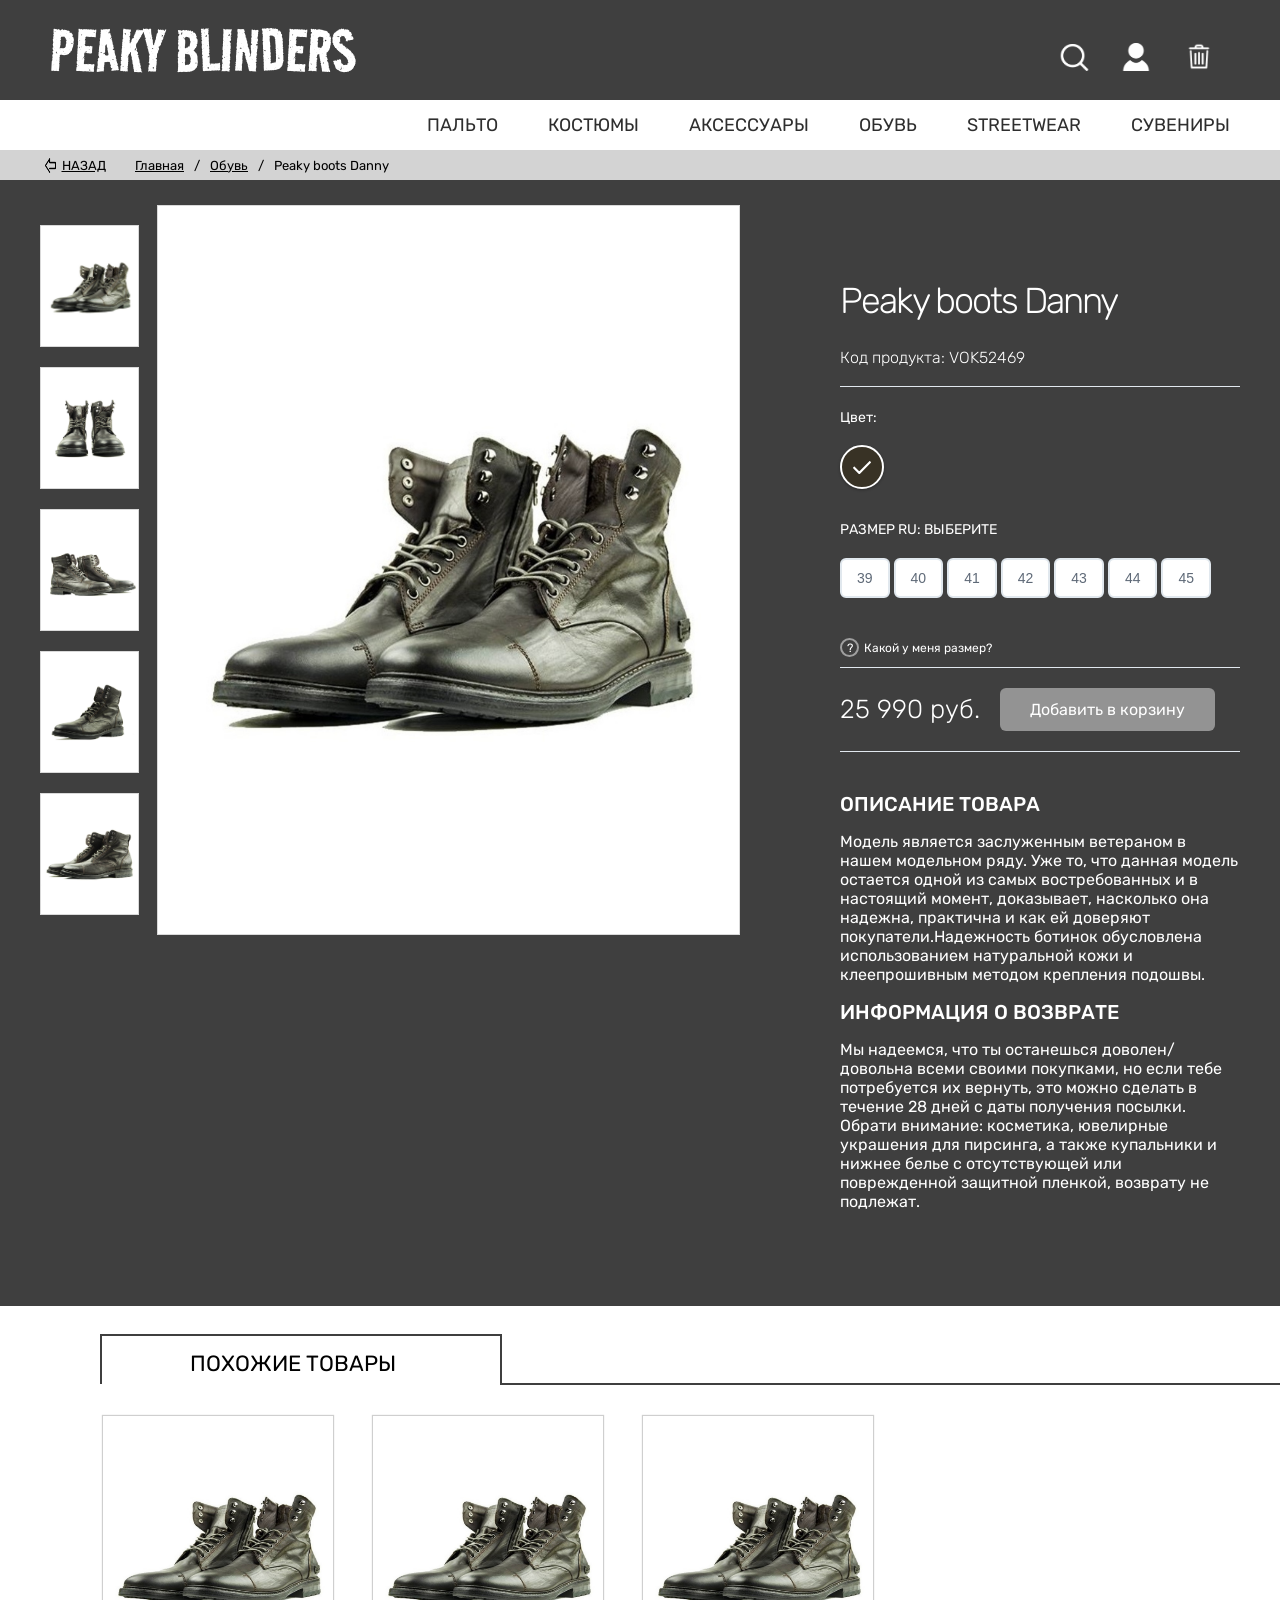
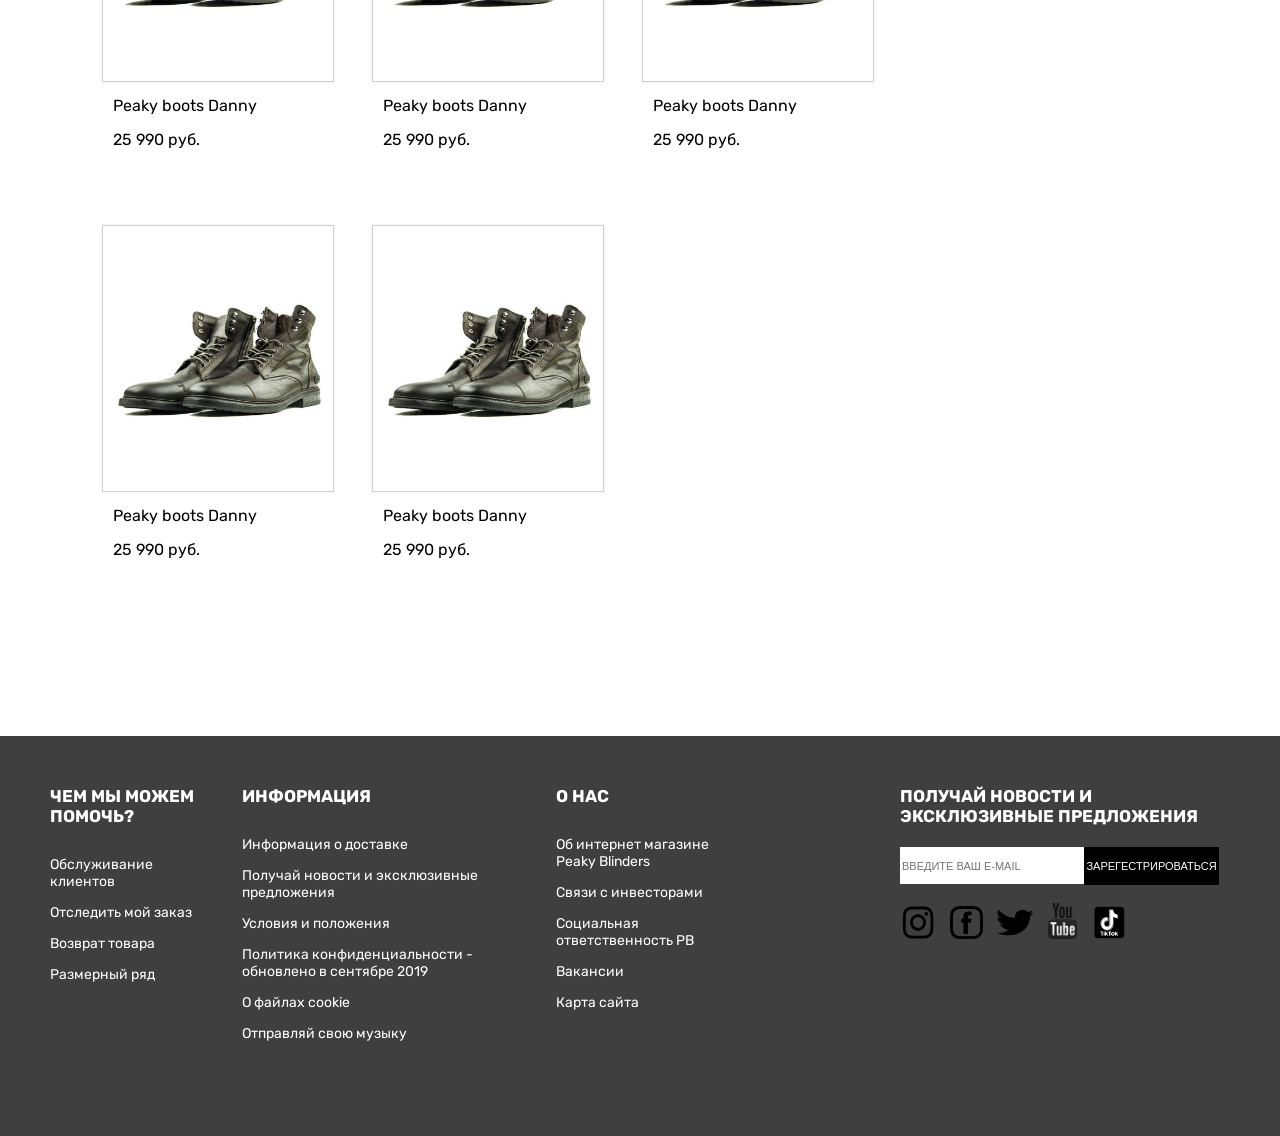
<file: 4. shoes-page/shoes_product-page/index.html>
﻿<!DOCTYPE html>
<html lang="ru">
<head>
	<meta charset="UTF-8">
	<meta name="viewport" content="width=device-width, initial-scale=1.0">
	<title>Peaky boots Danny</title>
    
    <link rel="preconnect" href="https://fonts.googleapis.com">
    <link rel="preconnect" href="https://fonts.gstatic.com" crossorigin>
    <link href="https://fonts.googleapis.com/css2?family=Road+Rage&display=swap" rel="stylesheet">
    
    <link rel="preconnect" href="https://fonts.googleapis.com">
    <link rel="preconnect" href="https://fonts.gstatic.com" crossorigin>
    <link href="https://fonts.googleapis.com/css2?family=Alumni+Sans:wght@800&family=Road+Rage&display=swap" rel="stylesheet">
    
    <link rel="preconnect" href="https://fonts.googleapis.com">
    <link rel="preconnect" href="https://fonts.gstatic.com" crossorigin>
    <link href="https://fonts.googleapis.com/css2?family=Alumni+Sans:wght@800&family=Road+Rage&family=Rubik:wght@300&display=swap" rel="stylesheet">
    
    <link href="style.css" rel="stylesheet">
    <meta name="robots" content="noindex,follow" />
	<link rel="stylesheet" href="https://unpkg.com/swiper/swiper-bundle.min.css">
	<link rel="stylesheet" href="style.css">
</head>
<body>
    <div class="logoBlock">
        <div class="PBlogo">
        <a href="../../index.html"><p>Peaky Blinders</p></a>
        </div>
        <div class="logoIcons">
        <a href="#"><img src="../../img/icon-search-box-png-clipart.png" class="iconSearch" title="Поиск"></a>
        <a href="../../enter-page/index.html"><img src="../../img/img_391533.png" class="iconRegistr" title="Вход и регистрация"></a>
        <a href="../../bag-page/index.html"><img src="../../img/203987-200.png" class="iconBag" title="Просмотреть корзину"></a>
        </div>
    </div>
    
    <div class="capBlock">
        <div class="menu">
            <a href="../../1. coats-page/coats-page.html"><p>ПАЛЬТО</p></a>
            <a href="../../2. suits-page/suits-page.html"><p>КОСТЮМЫ</p></a>
            <a href="../../3. accessories-page/accessories-page.html"><p>АКСЕССУАРЫ</p></a>
            <a href="../shoes-page.html"><p>ОБУВЬ</p></a>
            <a href="../../5. streetwear-page/streetwear-page.html"><p>STREETWEAR</p></a>
            <a href="../../6. souvenirs-page/souvenirs-page.html"><p>СУВЕНИРЫ</p></a>
        </div>
    </div>
    
    <div class="linksBlock">
        <div class="backLink">
            <img src="../../img/c807954aad2ba3297050606ede709ec6.png">
            <a onclick="javascript:history.back(); return false;"><p>НАЗАД</p></a>
        </div>
        <a href="../../index.html"><p>Главная</p></a>
        <p>/</p>
        <a href="../accessories-page.html"><p>Обувь</p></a>
        <p>/</p>
        <p>Peaky boots Danny</p>
    </div>
    
    <div class="container">
    
		<div class="photoCard">
			<div class="card-slider">
				<div class="card-slider__nav slider-nav">
					<div class="slider-nav__item" tabindex="0"><img src="img/shoes_photo.jpg" alt=""></div>
					<div class="slider-nav__item" tabindex="0"><img src="img/shoes_photo2.jpg" alt=""></div>
					<div class="slider-nav__item" tabindex="0"><img src="img/shoes_photo3.jpg" alt=""></div>
					<div class="slider-nav__item" tabindex="0"><img src="img/shoes_photo4.jpg" alt=""></div>
                    <div class="slider-nav__item" tabindex="0"><img src="img/shoes_photo5.jpg" alt=""></div>
				</div>
				<div class="card-slider__block slider-block">
					<div class="swiper-wrapper">
						<div class="swiper-slide">
							<img src="img/shoes_photo.jpg" alt="">
						</div>
						<div class="swiper-slide">
							<img src="img/shoes_photo2.jpg" alt="">
						</div>
						<div class="swiper-slide">
							<img src="img/shoes_photo3.jpg" alt="">
						</div>
						<div class="swiper-slide">
							<img src="img/shoes_photo4.jpg" alt="">
						</div>
                        <div class="swiper-slide">
							<img src="img/shoes_photo5.jpg" alt="">
						</div>
					</div>
				</div>
			</div>
	   </div>
	
        <div class="right-column">

        <!-- Product Description -->
        <div class="product-description">
          <h1>Peaky boots Danny</h1>
          <p>Код продукта: VOK52469</p>
        </div>

        <!-- Product Configuration -->
        <div class="product-configuration">

          <!-- Product Color -->
          <div class="product-color">
            <span>Цвет:</span>

            <div class="color-choose">
                <div>
                <input data-image="grey" type="radio" id="grey" name="color" value="grey" checked>
                <label for="grey" title="Болотный"><span></span></label>
              </div>
            </div>
          </div>
          <!-- Cable Configuration -->
          <div class="size-config">
            <span>РАЗМЕР RU: ВЫБЕРИТЕ</span>
            <div class="size-choose">
              <button>39</button>
              <button>40</button>
              <button>41</button>
              <button>42</button>
              <button>43</button>
              <button>44</button>
              <button>45</button>
            </div>
            <a href="#">Какой у меня размер?</a>
          </div>
        </div>
        <!-- Product Pricing -->
        <div class="product-price">
          <span>25 990 руб.</span>
          <a href="#" class="cart-btn">Добавить в корзину</a>
        </div>
        <div class="styleNotes">
            <h1>ОПИСАНИЕ ТОВАРА</h1>
               <p>Модель является заслуженным ветераном в нашем модельном ряду. Уже то, что данная модель остается одной из самых востребованных и в настоящий момент, доказывает, насколько она надежна, практична и как ей доверяют покупатели.Надежность ботинок обусловлена использованием натуральной кожи и клеепрошивным методом крепления подошвы.</p>
            <h1>ИНФОРМАЦИЯ О ВОЗВРАТЕ</h1>
               <p>Мы надеемся, что ты останешься доволен/довольна всеми своими покупками, но если тебе потребуется их вернуть, это можно сделать в течение 28 дней с даты получения посылки.<br>
               Обрати внимание: косметика, ювелирные украшения для пирсинга, а также купальники и нижнее белье с отсутствующей или поврежденной защитной пленкой, возврату не подлежат.
            </p>
          </div>
      </div>
        
    </div>
      
        <div class="similarProductsBlock">
      
      <div class="similarProductsText">
          <div class="firstVerticalStrip"></div>
          <div class="firstHorizontalStrip"></div>
          <div class="secondVerticalStrip"></div>
          <div class="secondHorizontalStrip"></div>
          <p>ПОХОЖИЕ ТОВАРЫ</p>
      </div>
      <div class="similarProductsContent">
          <div class="productCard">
           <div class="cardPhoto">
           <a href="index.html"><img src="../../img/shoes_photo.jpg"></a>
           </div>
           <a href="index.html"><p>Peaky boots Danny</p></a>
           <p>25 990 руб.</p>
        </div>
          <div class="productCard">
           <div class="cardPhoto">
           <a href="index.html"><img src="../../img/shoes_photo.jpg"></a>
           </div>
           <a href="index.html"><p>Peaky boots Danny</p></a>
           <p>25 990 руб.</p>
        </div>
          <div class="productCard">
           <div class="cardPhoto">
           <a href="index.html"><img src="../../img/shoes_photo.jpg"></a>
           </div>
           <a href="index.html"><p>Peaky boots Danny</p></a>
           <p>25 990 руб.</p>
        </div>
          <div class="productCard">
           <div class="cardPhoto">
           <a href="index.html"><img src="../../img/shoes_photo.jpg"></a>
           </div>
           <a href="index.html"><p>Peaky boots Danny</p></a>
           <p>25 990 руб.</p>
        </div>
          <div class="productCard">
           <div class="cardPhoto">
           <a href="index.html"><img src="../../img/shoes_photo.jpg"></a>
           </div>
           <a href="index.html"><p>Peaky boots Danny</p></a>
           <p>25 990 руб.</p>
        </div>
          
      </div>
          
      </div>
      
      
     <div class="endBlock">
        <div class="endBlockContent">
            <div class="help">
                <h1>ЧЕМ МЫ МОЖЕМ ПОМОЧЬ?</h1>
                <a href="#"><p>Обслуживание клиентов</p></a>
                <a href="#"><p>Отследить мой заказ</p></a>
                <a href="#"><p>Возврат товара</p></a>
                <a href="#"><p>Размерный ряд</p></a>
            </div>
            
            <div class="info">
                <h1>ИНФОРМАЦИЯ</h1>
                <a href="#"><p>Информация о доставке</p></a>
                <a href="#"><p>Получай новости и эксклюзивные предложения</p></a>
                <a href="#"><p>Условия и положения</p></a>
                <a href="#"><p>Политика конфиденциальности - обновлено в сентябре 2019</p></a>
                <a href="#"><p>О файлах cookie</p></a>
                <a href="#"><p>Отправляй свою музыку</p></a>
            </div>
            
            <div class="aboutUs">
                <h1>О НАС</h1>
                <a href="#"><p>Об интернет магазине Peaky Blinders</p></a>
                <a href="#"><p>Связи с инвесторами</p></a>
                <a href="#"><p>Социальная ответственность PB</p></a>
                <a href="#"><p>Вакансии</p></a>
                <a href="#"><p>Карта сайта</p></a>
            </div>
            
            <div class="getNewsAndOffers">
                <h1>ПОЛУЧАЙ НОВОСТИ И ЭКСКЛЮЗИВНЫЕ ПРЕДЛОЖЕНИЯ</h1>
                <div class="registrationForm">
                <form action="#" method="get" enctype="multipart/form-data">
                <input placeholder="Введите ваш e-mail" type="text" name="useremail" value=""/>
                <button type="submit">Зарегестрироваться</button>
                </form>
                </div>
                <div class="allLogos">
                <a href="#"><img src="../../img/black-instagram-logo-png-2.png" class="instLogo" title="Инстаграм"></a>
                <a href="#"><img src="../../img/5fd8aea8da3eb.png" class="facebookLogo" title="Фэйсбук"></a>
                <a href="#"><img src="../../img/twitter-png-twitter-icon-1600.png" class="twitterLogo" title="Твиттер"></a>
                <a href="#"><img src="../../img/77809-logo-youtube-transparent-free-photo-png.png" class="youtubeLogo" title="Ютуб"></a>
                <a href="#"><img src="../../img/Tik-Tok-Logo-Wallpaper-15-2048x1365.png" class="tikTokLogo" title="Тик-Ток"></a>
                </div>
            
            </div>
            
        </div>
    
    </div>
    
    <script src="https://cdnjs.cloudflare.com/ajax/libs/jquery/3.1.1/jquery.min.js" charset="utf-8"></script>
    <script src="script.js" charset="utf-8"></script>
	<script src="js/modal.js"></script>
	<script src="https://unpkg.com/swiper/swiper-bundle.min.js"></script>
	<script src="js/slider.js"></script>
</body>
</html>
</file>
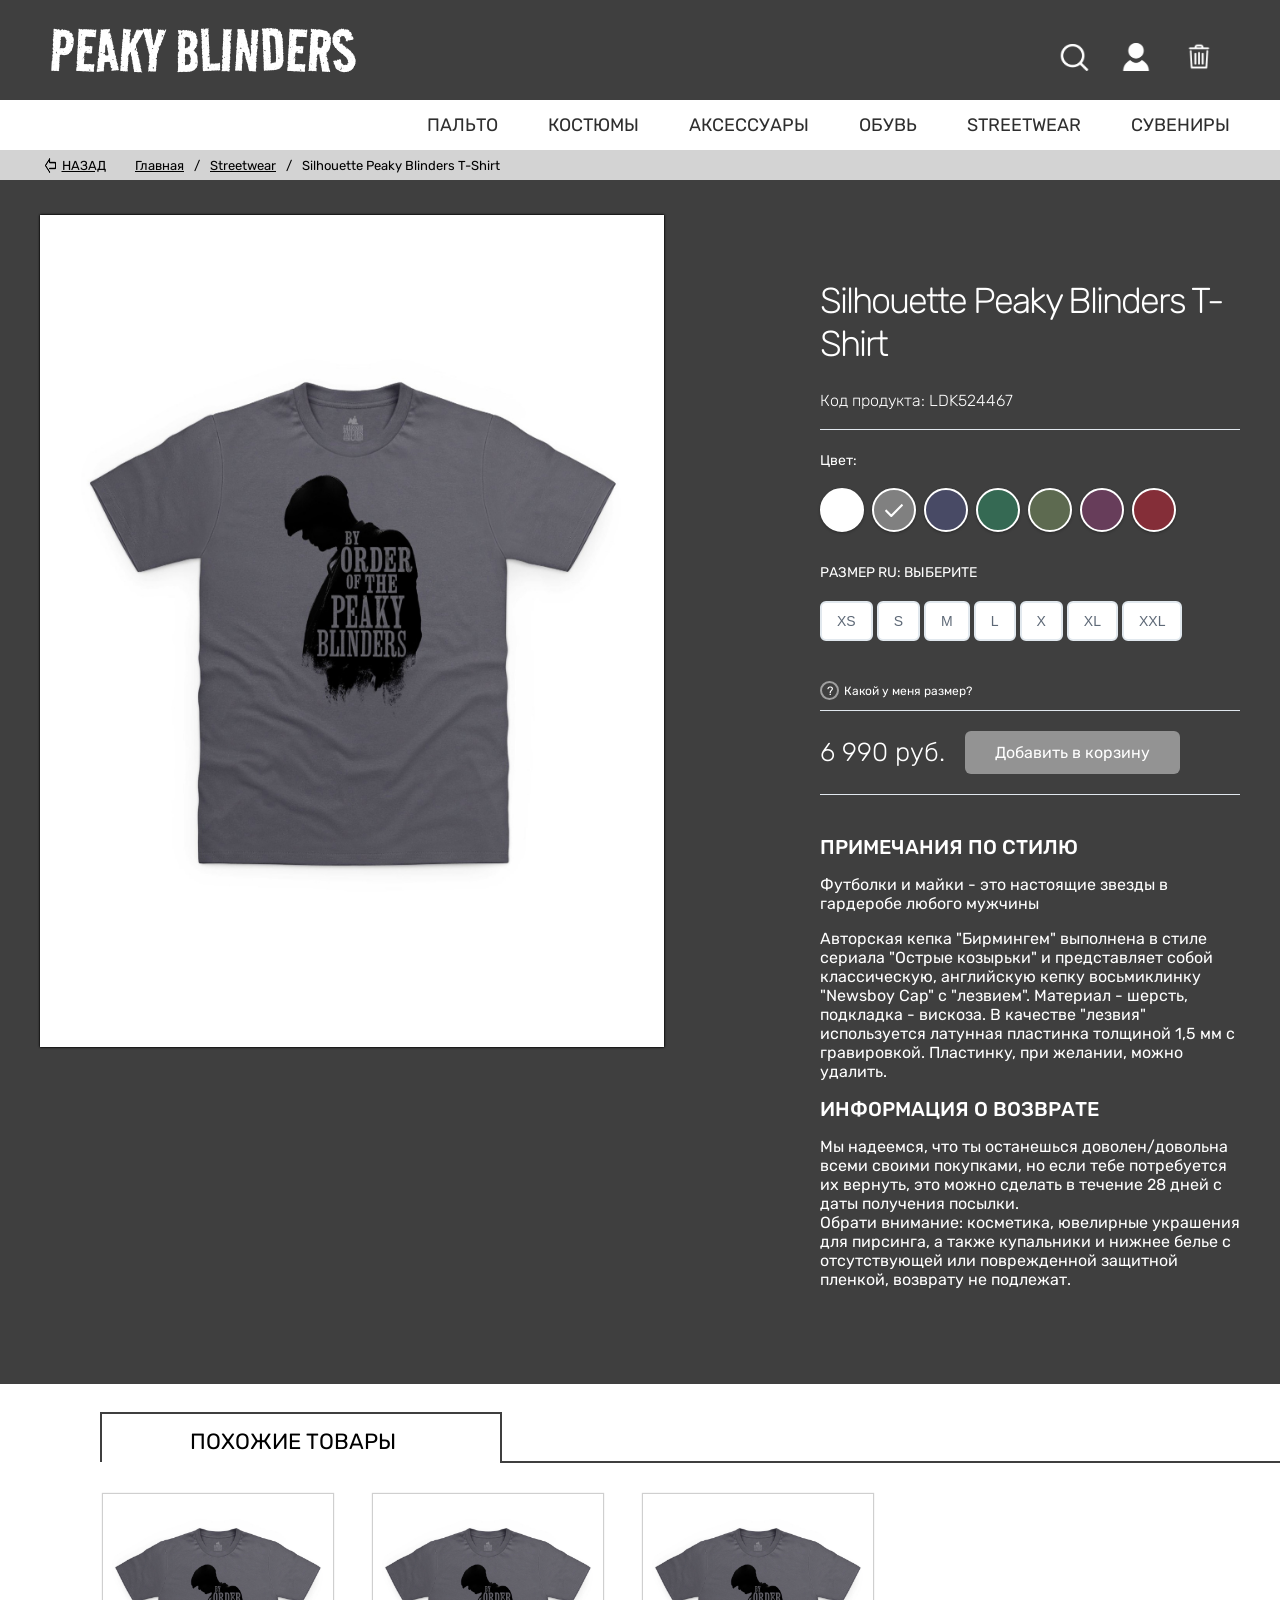
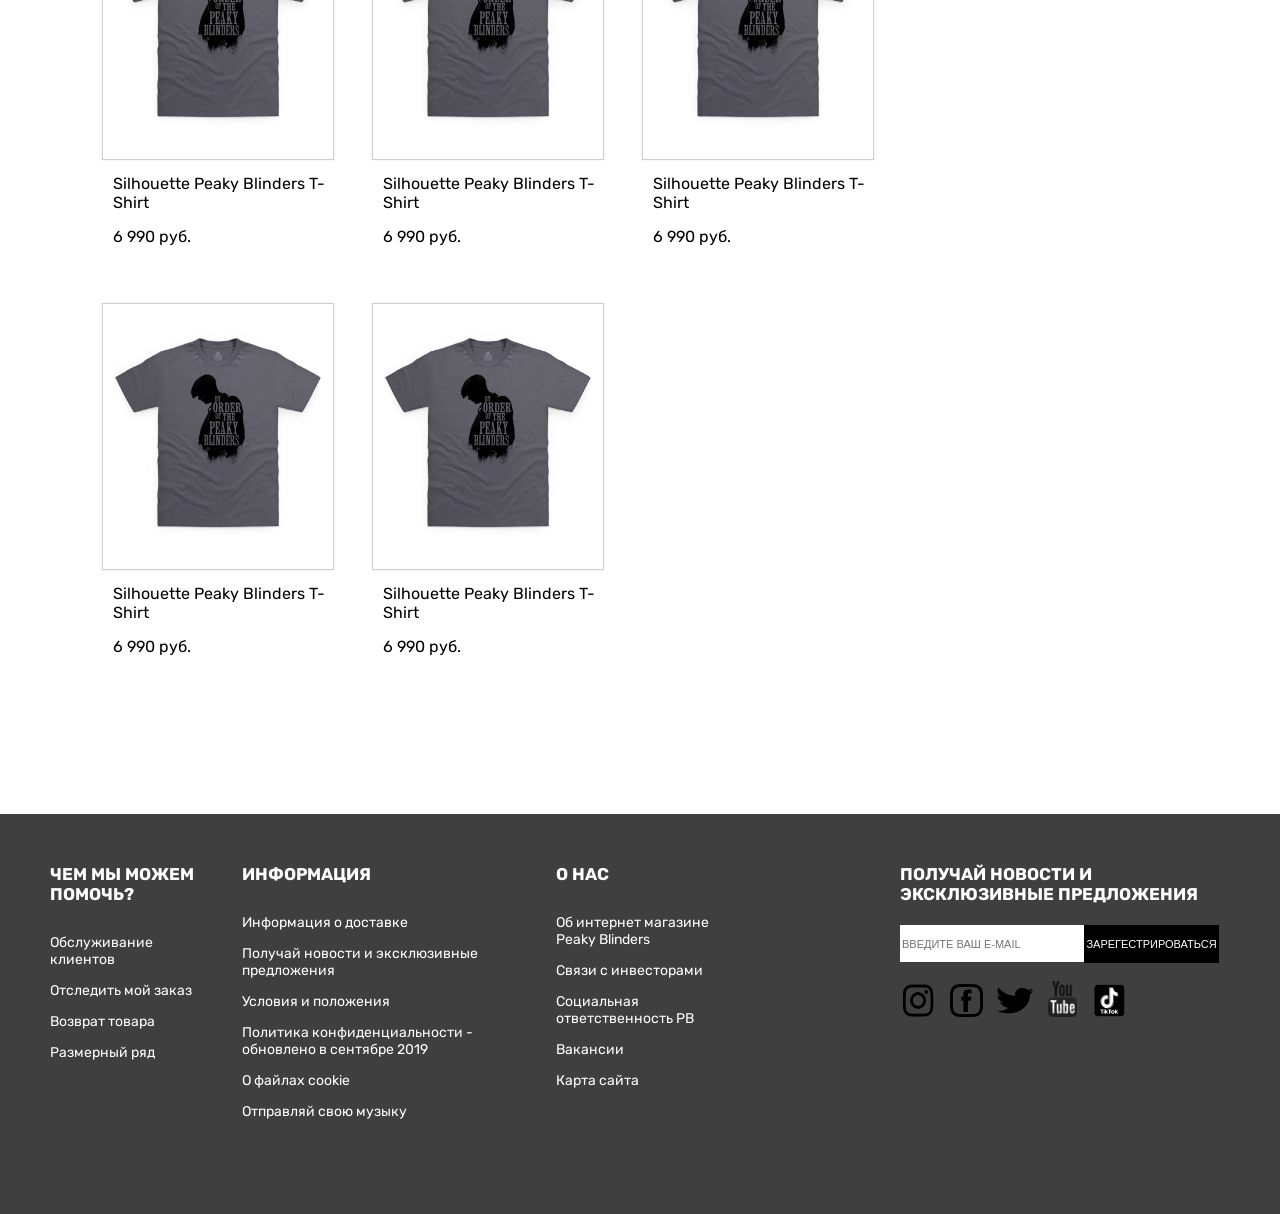
<file: 5. streetwear-page/streetwear_product-page/index.html>
<!DOCTYPE html>
<html>
  <head>
    <meta charset="utf-8">
    <meta name="viewport" content="width=device-width, initial-scale=1">
    <title>Silhouette Peaky Blinders T-Shirt</title>
    <!-- Fonts -->
    <link rel="preconnect" href="https://fonts.googleapis.com">
    <link rel="preconnect" href="https://fonts.gstatic.com" crossorigin>
    <link href="https://fonts.googleapis.com/css2?family=Road+Rage&display=swap" rel="stylesheet">
    
    <link rel="preconnect" href="https://fonts.googleapis.com">
    <link rel="preconnect" href="https://fonts.gstatic.com" crossorigin>
    <link href="https://fonts.googleapis.com/css2?family=Alumni+Sans:wght@800&family=Road+Rage&display=swap" rel="stylesheet">
    
    <link rel="preconnect" href="https://fonts.googleapis.com">
    <link rel="preconnect" href="https://fonts.gstatic.com" crossorigin>
    <link href="https://fonts.googleapis.com/css2?family=Alumni+Sans:wght@800&family=Road+Rage&family=Rubik:wght@300&display=swap" rel="stylesheet">
    
    <!-- CSS -->
    <link href="style.css" rel="stylesheet">
    <meta name="robots" content="noindex,follow" />

  </head>

  <body>
      <div class="logoBlock">
        <div class="PBlogo">
        <a href="../../index.html"><p>Peaky Blinders</p></a>
        </div>
        <div class="logoIcons">
          <a href="#"><img src="../../img/icon-search-box-png-clipart.png" class="iconSearch" title="Поиск"></a>
          <a href="../../enter-page/index.html"><img src="../../img/img_391533.png" class="iconRegistr" title="Вход и регистрация"></a>
          <a href="../../bag-page/index.html"><img src="../../img/203987-200.png" class="iconBag" title="Просмотреть корзину"></a>
        </div>
    </div>
    
    <div class="capBlock">
        <div class="menu">
          <a href="../../1. coats-page/coats-page.html"><p>ПАЛЬТО</p></a>
          <a href="../../2. suits-page/suits-page.html"><p>КОСТЮМЫ</p></a>
          <a href="../../3. accessories-page/accessories-page.html"><p>АКСЕССУАРЫ</p></a>
          <a href="../../4. shoes-page/shoes-page.html"><p>ОБУВЬ</p></a>
          <a href="../streetwear-page.html"><p>STREETWEAR</p></a>
          <a href="../../6. souvenirs-page/souvenirs-page.html"><p>СУВЕНИРЫ</p></a>
        </div>
    </div>
    
    <div class="linksBlock">
        <div class="backLink">
          <img src="../../img/c807954aad2ba3297050606ede709ec6.png">
            <a onclick="javascript:history.back(); return false;"><p>НАЗАД</p></a>
        </div>
        <a href="../../index.html"><p>Главная</p></a>
        <p>/</p>
        <a href="../streetwear-page.html"><p>Streetwear</p></a>
        <p>/</p>
        <p>Silhouette Peaky Blinders T-Shirt</p>
    </div>
      
    <main class="container">

      <!-- Left Column / Headphones Image -->
      <div class="left-column">
        <img data-image="white" class="active" src="img/white-t-shirt.jpg" alt="">
        <img data-image="grey" class="active" src="img/grey-t-shirt.jpg" alt="">
        <img data-image="blue" src="img/blue-t-shirt.jpg" alt="">
        <img data-image="green" src="img/green-t-shirt.jpg" alt="">
        <img data-image="swamp" src="img/swamp-t-shirt.jpg" alt="">
        <img data-image="purple" src="img/purple-t-shirt.jpg" alt="">
        <img data-image="red" src="img/red-t-shirt.jpg" alt="">
      </div>
      <!-- Right Column -->
      <div class="right-column">

        <!-- Product Description -->
        <div class="product-description">
          <h1>Silhouette Peaky Blinders T-Shirt</h1>
          <p>Код продукта: LDK524467</p>
        </div>

        <!-- Product Configuration -->
        <div class="product-configuration">

          <!-- Product Color -->
          <div class="product-color">
            <span>Цвет:</span>

            <div class="color-choose">
              <div>
                <input data-image="white" type="radio" id="white" name="color" value="white" checked>
                <label for="white" title="Белый"><span></span></label>
              </div>
              <div>
                <input data-image="grey" type="radio" id="grey" name="color" value="grey" checked>
                <label for="grey" title="Серый"><span></span></label>
              </div>
              <div>
                <input data-image="blue" type="radio" id="blue" name="color" value="blue">
                <label for="blue" title="Синий"><span></span></label>
              </div>
              <div>
                <input data-image="green" type="radio" id="green" name="color" value="green">
                <label for="green" title="Зелёный"><span></span></label>
              </div>
              <div>
                <input data-image="swamp" type="radio" id="swamp" name="color" value="swamp">
                <label for="swamp" title="Болотный"><span></span></label>
              </div>
              <div>
                <input data-image="purple" type="radio" id="purple" name="color" value="purple">
                <label for="purple" title="Фиолетовый"><span></span></label>
              </div>
              <div>
                <input data-image="red" type="radio" id="red" name="color" value="red">
                <label for="red" title="Красный"><span></span></label>
              </div> 
            </div>
          </div>
          <!-- Cable Configuration -->
          <div class="size-config">
            <span>РАЗМЕР RU: ВЫБЕРИТЕ</span>
            <div class="size-choose">
              <button>XS</button>
              <button>S</button>
              <button>M</button>
              <button>L</button>
              <button>X</button>
              <button>XL</button>
              <button>XXL</button>
            </div>
            <a href="#">Какой у меня размер?</a>
          </div>
        </div>
        <!-- Product Pricing -->
        <div class="product-price">
          <span>6 990 руб.</span>
          <a href="#" class="cart-btn">Добавить в корзину</a>
        </div>
        <div class="styleNotes">
            <h1>ПРИМЕЧАНИЯ ПО СТИЛЮ</h1>
               <p>Футболки и майки - это настоящие звезды в гардеробе любого мужчины</p>
               <p>Авторская кепка "Бирмингем" выполнена в стиле сериала "Острые козырьки" и представляет собой классическую, английскую кепку восьмиклинку "Newsboy Cap" с "лезвием". Материал - шерсть, подкладка - вискоза. В качестве "лезвия" используется латунная пластинка толщиной 1,5 мм с гравировкой. Пластинку, при желании, можно удалить.</p>
            <h1>ИНФОРМАЦИЯ О ВОЗВРАТЕ</h1>
               <p>Мы надеемся, что ты останешься доволен/довольна всеми своими покупками, но если тебе потребуется их вернуть, это можно сделать в течение 28 дней с даты получения посылки.<br>
               Обрати внимание: косметика, ювелирные украшения для пирсинга, а также купальники и нижнее белье с отсутствующей или поврежденной защитной пленкой, возврату не подлежат.
            </p>
          </div>
      </div>
        
    </main>
      
    <div class="similarProductsBlock">
      
      <div class="similarProductsText">
          <div class="firstVerticalStrip"></div>
          <div class="firstHorizontalStrip"></div>
          <div class="secondVerticalStrip"></div>
          <div class="secondHorizontalStrip"></div>
          <p>ПОХОЖИЕ ТОВАРЫ</p>
      </div>
      <div class="similarProductsContent">
          <div class="productCard">
           <div class="cardPhoto">
           <a href="index.html"><img src="../../img/t-shirt-photo.jpg"></a>
           </div>
           <a href="index.html"><p>Silhouette Peaky Blinders T-Shirt</p></a>
           <p>6 990 руб.</p>
        </div>
          <div class="productCard">
           <div class="cardPhoto">
           <a href="index.html"><img src="../../img/t-shirt-photo.jpg"></a>
           </div>
           <a href="index.html"><p>Silhouette Peaky Blinders T-Shirt</p></a>
           <p>6 990 руб.</p>
        </div>
          <div class="productCard">
           <div class="cardPhoto">
           <a href="index.html"><img src="../../img/t-shirt-photo.jpg"></a>
           </div>
           <a href="index.html"><p>Silhouette Peaky Blinders T-Shirt</p></a>
           <p>6 990 руб.</p>
        </div>
          <div class="productCard">
           <div class="cardPhoto">
           <a href="index.html"><img src="../../img/t-shirt-photo.jpg"></a>
           </div>
           <a href="index.html"><p>Silhouette Peaky Blinders T-Shirt</p></a>
           <p>6 990 руб.</p>
        </div>
          <div class="productCard">
           <div class="cardPhoto">
           <a href="index.html"><img src="../../img/t-shirt-photo.jpg"></a>
           </div>
           <a href="index.html"><p>Silhouette Peaky Blinders T-Shirt</p></a>
           <p>6 990 руб.</p>
        </div>
          
      </div>
          
      </div>
      
      
      
      
     <div class="endBlock">
        <div class="endBlockContent">
            <div class="help">
                <h1>ЧЕМ МЫ МОЖЕМ ПОМОЧЬ?</h1>
                <a href="#"><p>Обслуживание клиентов</p></a>
                <a href="#"><p>Отследить мой заказ</p></a>
                <a href="#"><p>Возврат товара</p></a>
                <a href="#"><p>Размерный ряд</p></a>
            </div>
            
            <div class="info">
                <h1>ИНФОРМАЦИЯ</h1>
                <a href="#"><p>Информация о доставке</p></a>
                <a href="#"><p>Получай новости и эксклюзивные предложения</p></a>
                <a href="#"><p>Условия и положения</p></a>
                <a href="#"><p>Политика конфиденциальности - обновлено в сентябре 2019</p></a>
                <a href="#"><p>О файлах cookie</p></a>
                <a href="#"><p>Отправляй свою музыку</p></a>
            </div>
            
            <div class="aboutUs">
                <h1>О НАС</h1>
                <a href="#"><p>Об интернет магазине Peaky Blinders</p></a>
                <a href="#"><p>Связи с инвесторами</p></a>
                <a href="#"><p>Социальная ответственность PB</p></a>
                <a href="#"><p>Вакансии</p></a>
                <a href="#"><p>Карта сайта</p></a>
            </div>
            
            <div class="getNewsAndOffers">
                <h1>ПОЛУЧАЙ НОВОСТИ И ЭКСКЛЮЗИВНЫЕ ПРЕДЛОЖЕНИЯ</h1>
                <div class="registrationForm">
                <form action="#" method="get" enctype="multipart/form-data">
                <input placeholder="Введите ваш e-mail" type="text" name="useremail" value=""/>
                <button type="submit">Зарегестрироваться</button>
                </form>
                </div>
                <div class="allLogos">
                  <a href="#"><img src="../../img/black-instagram-logo-png-2.png" class="instLogo" title="Инстаграм"></a>
                  <a href="#"><img src="../../img/5fd8aea8da3eb.png" class="facebookLogo" title="Фэйсбук"></a>
                  <a href="#"><img src="../../img/twitter-png-twitter-icon-1600.png" class="twitterLogo" title="Твиттер"></a>
                  <a href="#"><img src="../../img/77809-logo-youtube-transparent-free-photo-png.png" class="youtubeLogo" title="Ютуб"></a>
                  <a href="#"><img src="../../img/Tik-Tok-Logo-Wallpaper-15-2048x1365.png" class="tikTokLogo" title="Тик-Ток"></a>
                </div>
            
            </div>
            
        </div>
    
    </div>
      

    <!-- Scripts -->
    <script src="https://cdnjs.cloudflare.com/ajax/libs/jquery/3.1.1/jquery.min.js" charset="utf-8"></script>
    <script src="script.js" charset="utf-8"></script>
  </body>
</html>
</file>
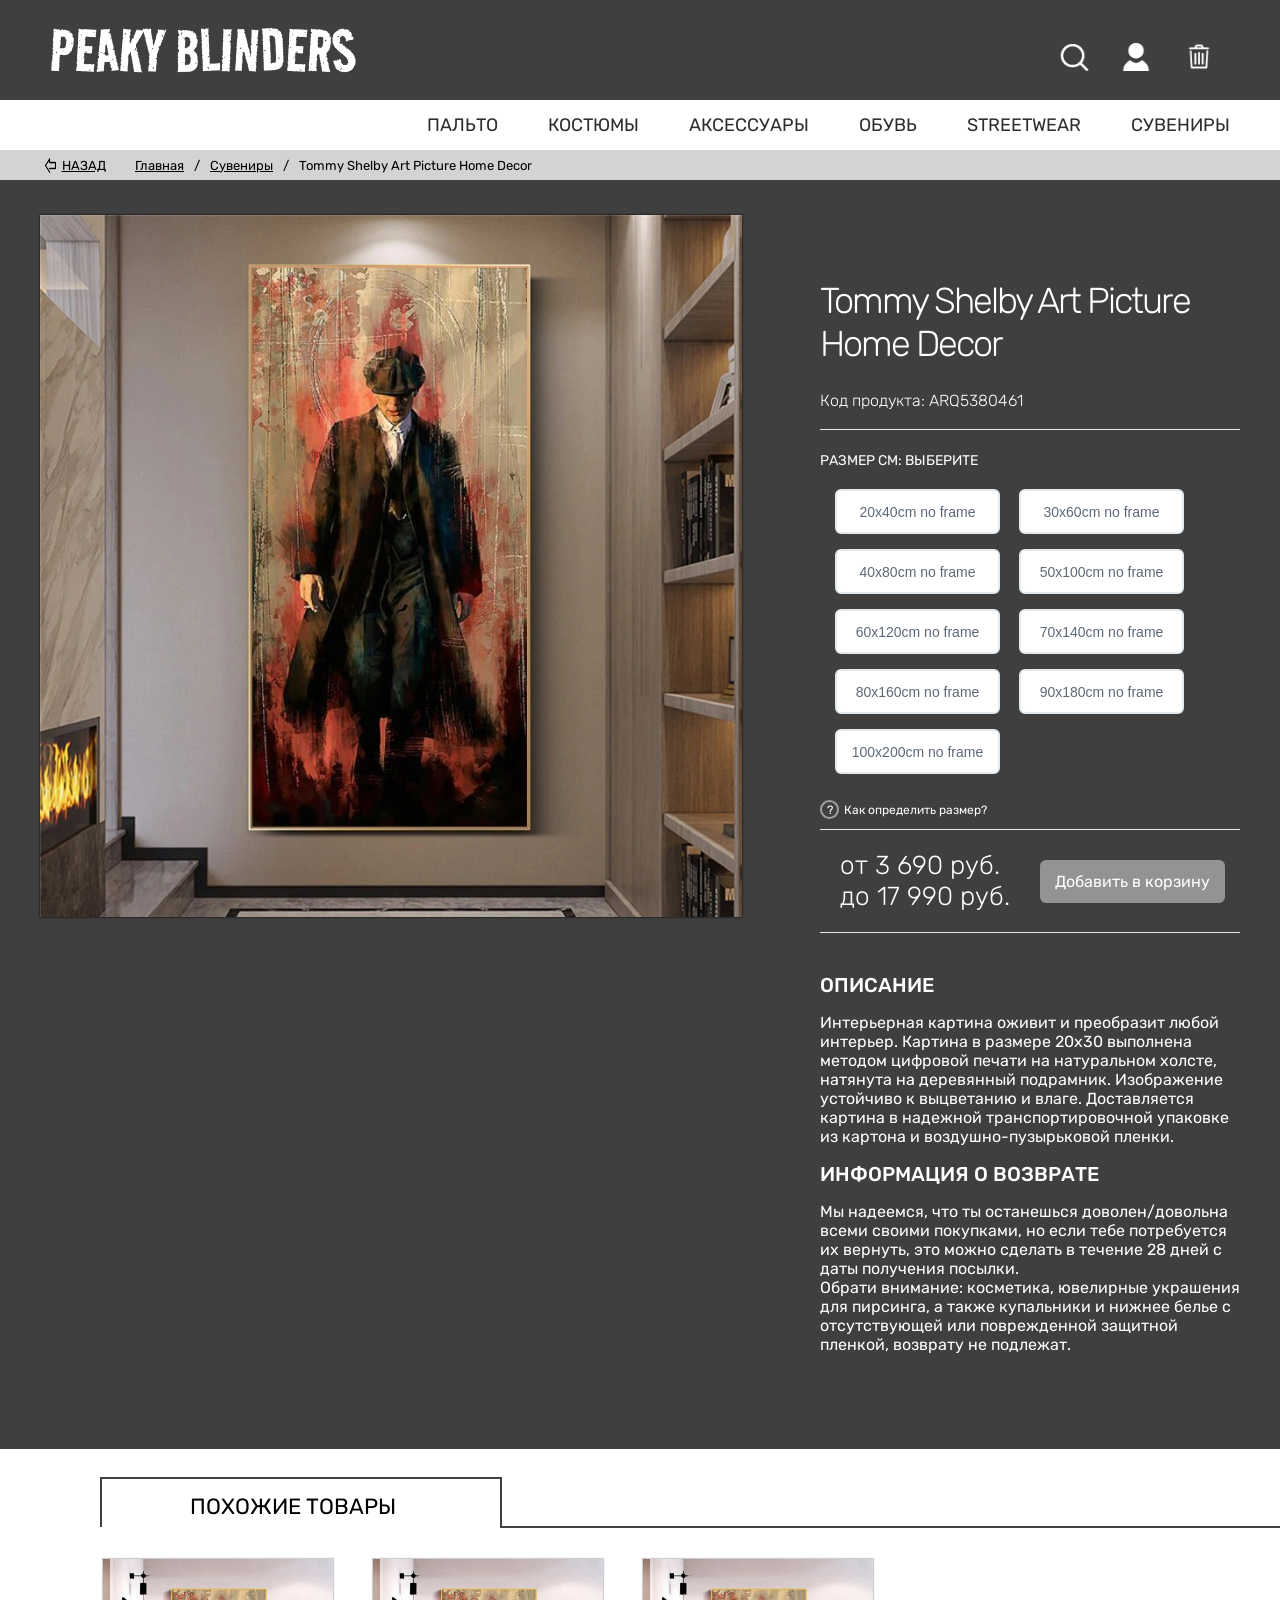
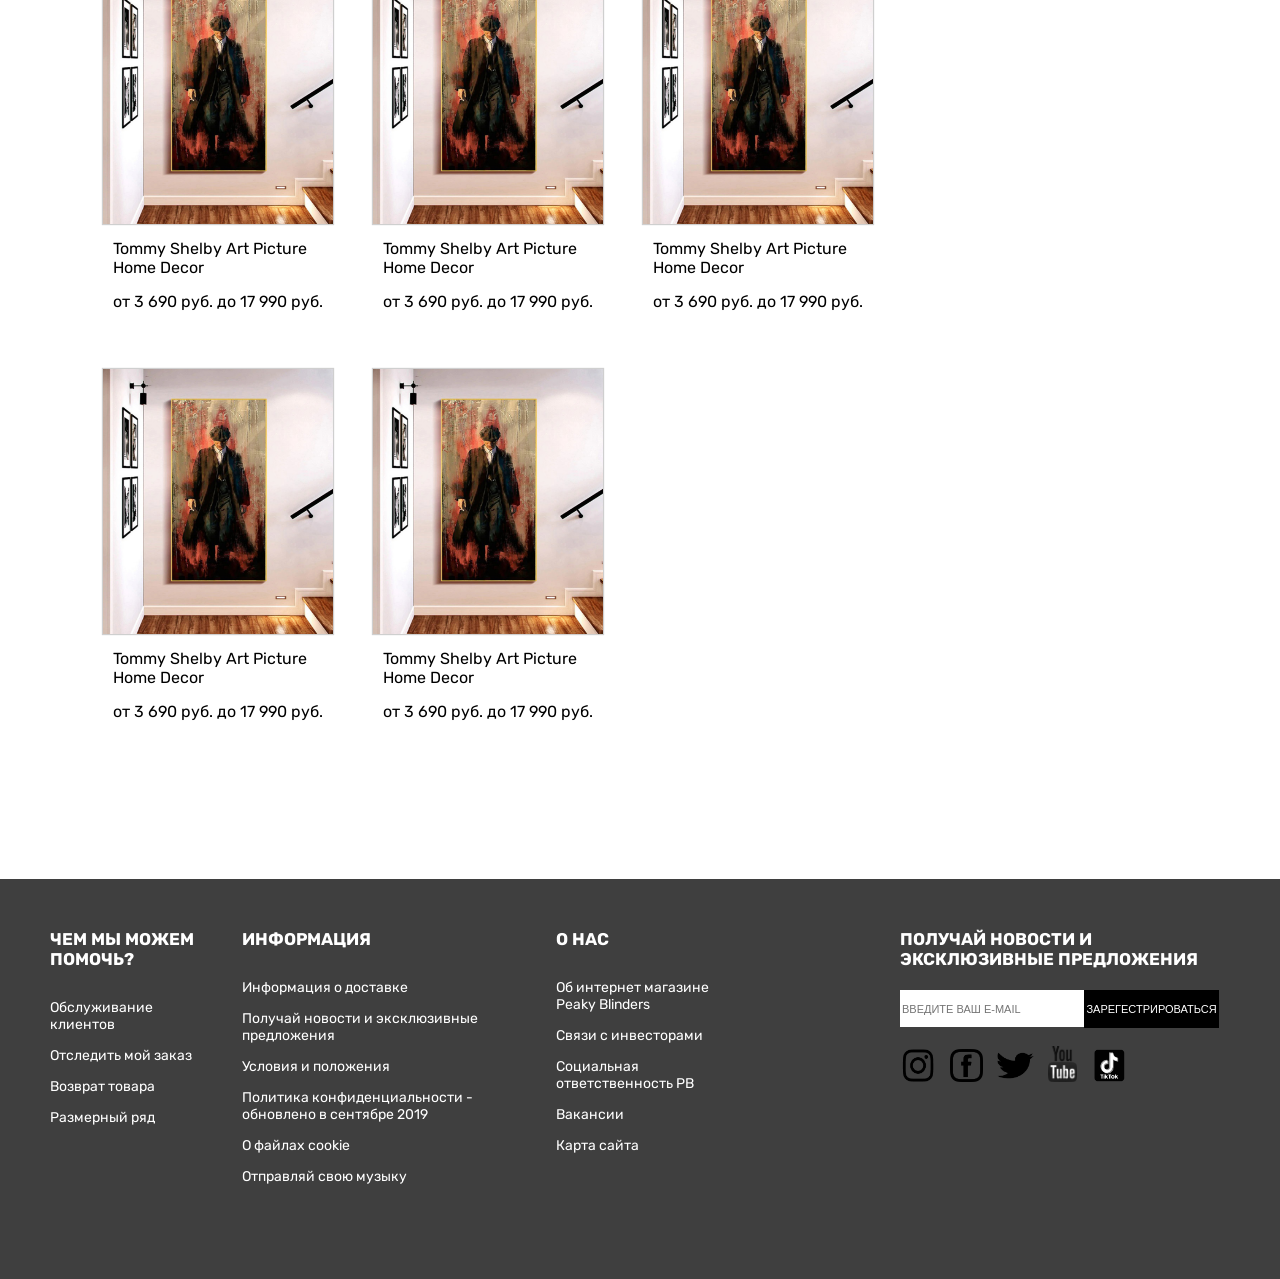
<file: 6. souvenirs-page/souvenirs_product-page/index.html>
<!DOCTYPE html>
<html>
  <head>
    <meta charset="utf-8">
    <meta name="viewport" content="width=device-width, initial-scale=1">
    <title>Tommy Shelby Art Picture Home Decor</title>
    <!-- Fonts -->
    <link rel="preconnect" href="https://fonts.googleapis.com">
    <link rel="preconnect" href="https://fonts.gstatic.com" crossorigin>
    <link href="https://fonts.googleapis.com/css2?family=Road+Rage&display=swap" rel="stylesheet">
    
    <link rel="preconnect" href="https://fonts.googleapis.com">
    <link rel="preconnect" href="https://fonts.gstatic.com" crossorigin>
    <link href="https://fonts.googleapis.com/css2?family=Alumni+Sans:wght@800&family=Road+Rage&display=swap" rel="stylesheet">
    
    <link rel="preconnect" href="https://fonts.googleapis.com">
    <link rel="preconnect" href="https://fonts.gstatic.com" crossorigin>
    <link href="https://fonts.googleapis.com/css2?family=Alumni+Sans:wght@800&family=Road+Rage&family=Rubik:wght@300&display=swap" rel="stylesheet">
    
    <!-- CSS -->
    <link href="style.css" rel="stylesheet">
    <meta name="robots" content="noindex,follow" />

  </head>

  <body>
      <div class="logoBlock">
        <div class="PBlogo">
        <a href="../../index.html"><p>Peaky Blinders</p></a>
        </div>
        <div class="logoIcons">
          <a href="#"><img src="../../img/icon-search-box-png-clipart.png" class="iconSearch" title="Поиск"></a>
          <a href="../../enter-page/index.html"><img src="../../img/img_391533.png" class="iconRegistr" title="Вход и регистрация"></a>
          <a href="../../bag-page/index.html"><img src="../../img/203987-200.png" class="iconBag" title="Просмотреть корзину"></a>
        </div>
    </div>
    
    <div class="capBlock">
        <div class="menu">
          <a href="../../1. coats-page/coats-page.html"><p>ПАЛЬТО</p></a>
          <a href="../../2. suits-page/suits-page.html"><p>КОСТЮМЫ</p></a>
          <a href="../../3. accessories-page/accessories-page.html"><p>АКСЕССУАРЫ</p></a>
          <a href="../../4. shoes-page/shoes-page.html"><p>ОБУВЬ</p></a>
          <a href="../../5. streetwear-page/streetwear-page.html"><p>STREETWEAR</p></a>
          <a href="../souvenirs-page.html"><p>СУВЕНИРЫ</p></a>
        </div>
    </div>
    
    <div class="linksBlock">
        <div class="backLink">
          <img src="../../img/c807954aad2ba3297050606ede709ec6.png">
            <a onclick="javascript:history.back(); return false;"><p>НАЗАД</p></a>
        </div>
        <a href="../../index.html"><p>Главная</p></a>
        <p>/</p>
        <a href="../souvenirs-page.html"><p>Сувениры</p></a>
        <p>/</p>
        <p>Tommy Shelby Art Picture Home Decor</p>
    </div>
      
    <main class="container">

      <!-- Left Column / Headphones Image -->
      <div class="left-column">
        <img data-image="white" class="active" src="img/main-photo.jpg" alt="">
      </div>
      <!-- Right Column -->
      <div class="right-column">

        <!-- Product Description -->
        <div class="product-description">
          <h1>Tommy Shelby Art Picture Home Decor</h1>
          <p>Код продукта: ARQ5380461</p>
        </div>

        <!-- Product Configuration -->
        <div class="product-configuration">

          <!-- Cable Configuration -->
          <div class="size-config">
            <span>РАЗМЕР СМ: ВЫБЕРИТЕ</span>
            <div class="size-choose">
              <button>20x40cm no frame</button>
              <button>30x60cm no frame</button>
              <button>40x80cm no frame</button>
              <button>50x100cm no frame</button>
              <button>60x120cm no frame</button>
              <button>70x140cm no frame</button>
              <button>80x160cm no frame</button>
              <button>90x180cm no frame</button>
              <button>100x200cm no frame</button>
            </div>
            <a href="#">Как определить размер?</a>
          </div>
        </div>
        <!-- Product Pricing -->
        <div class="product-price">
          <span>от 3 690 руб. до 17 990 руб.</span>
          <a href="#" class="cart-btn">Добавить в корзину</a>
        </div>
        <div class="styleNotes">
            <h1>ОПИСАНИЕ</h1>
               <p>Интерьерная картина оживит и преобразит любой интерьер. Картина в размере 20х30 выполнена методом цифровой печати на натуральном холсте, натянута на деревянный подрамник. Изображение устойчиво к выцветанию и влаге. Доставляется картина в надежной транспортировочной упаковке из картона и воздушно-пузырьковой пленки.</p>
            <h1>ИНФОРМАЦИЯ О ВОЗВРАТЕ</h1>
               <p>Мы надеемся, что ты останешься доволен/довольна всеми своими покупками, но если тебе потребуется их вернуть, это можно сделать в течение 28 дней с даты получения посылки.<br>
               Обрати внимание: косметика, ювелирные украшения для пирсинга, а также купальники и нижнее белье с отсутствующей или поврежденной защитной пленкой, возврату не подлежат.
            </p>
          </div>
      </div>
        
    </main>
      
    <div class="similarProductsBlock">
      
      <div class="similarProductsText">
          <div class="firstVerticalStrip"></div>
          <div class="firstHorizontalStrip"></div>
          <div class="secondVerticalStrip"></div>
          <div class="secondHorizontalStrip"></div>
          <p>ПОХОЖИЕ ТОВАРЫ</p>
      </div>
      <div class="similarProductsContent">
          <div class="productCard">
           <div class="cardPhoto">
           <a href="index.html"><img src="../../img/souvenirs-photo.jpg"></a>
           </div>
           <a href="index.html"><p>Tommy Shelby Art Picture Home Decor</p></a>
           <p>от 3 690 руб. до 17 990 руб.</p>
        </div>
          <div class="productCard">
           <div class="cardPhoto">
           <a href="index.html"><img src="../../img/souvenirs-photo.jpg"></a>
           </div>
           <a href="index.html"><p>Tommy Shelby Art Picture Home Decor</p></a>
           <p>от 3 690 руб. до 17 990 руб.</p>
        </div>
          <div class="productCard">
           <div class="cardPhoto">
           <a href="index.html"><img src="../../img/souvenirs-photo.jpg"></a>
           </div>
           <a href="index.html"><p>Tommy Shelby Art Picture Home Decor</p></a>
           <p>от 3 690 руб. до 17 990 руб.</p>
        </div>
          <div class="productCard">
           <div class="cardPhoto">
           <a href="index.html"><img src="../../img/souvenirs-photo.jpg"></a>
           </div>
           <a href="index.html"><p>Tommy Shelby Art Picture Home Decor</p></a>
           <p>от 3 690 руб. до 17 990 руб.</p>
        </div>
          <div class="productCard">
           <div class="cardPhoto">
           <a href="index.html"><img src="../../img/souvenirs-photo.jpg"></a>
           </div>
           <a href="index.html"><p>Tommy Shelby Art Picture Home Decor</p></a>
           <p>от 3 690 руб. до 17 990 руб.</p>
        </div>
          
      </div>
          
      </div>
      
      
      
      
     <div class="endBlock">
        <div class="endBlockContent">
            <div class="help">
                <h1>ЧЕМ МЫ МОЖЕМ ПОМОЧЬ?</h1>
                <a href="#"><p>Обслуживание клиентов</p></a>
                <a href="#"><p>Отследить мой заказ</p></a>
                <a href="#"><p>Возврат товара</p></a>
                <a href="#"><p>Размерный ряд</p></a>
            </div>
            
            <div class="info">
                <h1>ИНФОРМАЦИЯ</h1>
                <a href="#"><p>Информация о доставке</p></a>
                <a href="#"><p>Получай новости и эксклюзивные предложения</p></a>
                <a href="#"><p>Условия и положения</p></a>
                <a href="#"><p>Политика конфиденциальности - обновлено в сентябре 2019</p></a>
                <a href="#"><p>О файлах cookie</p></a>
                <a href="#"><p>Отправляй свою музыку</p></a>
            </div>
            
            <div class="aboutUs">
                <h1>О НАС</h1>
                <a href="#"><p>Об интернет магазине Peaky Blinders</p></a>
                <a href="#"><p>Связи с инвесторами</p></a>
                <a href="#"><p>Социальная ответственность PB</p></a>
                <a href="#"><p>Вакансии</p></a>
                <a href="#"><p>Карта сайта</p></a>
            </div>
            
            <div class="getNewsAndOffers">
                <h1>ПОЛУЧАЙ НОВОСТИ И ЭКСКЛЮЗИВНЫЕ ПРЕДЛОЖЕНИЯ</h1>
                <div class="registrationForm">
                <form action="#" method="get" enctype="multipart/form-data">
                <input placeholder="Введите ваш e-mail" type="text" name="useremail" value=""/>
                <button type="submit">Зарегестрироваться</button>
                </form>
                </div>
                <div class="allLogos">
                  <a href="#"><img src="../../img/black-instagram-logo-png-2.png" class="instLogo" title="Инстаграм"></a>
                  <a href="#"><img src="../../img/5fd8aea8da3eb.png" class="facebookLogo" title="Фэйсбук"></a>
                  <a href="#"><img src="../../img/twitter-png-twitter-icon-1600.png" class="twitterLogo" title="Твиттер"></a>
                  <a href="#"><img src="../../img/77809-logo-youtube-transparent-free-photo-png.png" class="youtubeLogo" title="Ютуб"></a>
                  <a href="#"><img src="../../img/Tik-Tok-Logo-Wallpaper-15-2048x1365.png" class="tikTokLogo" title="Тик-Ток"></a>
                </div>
            
            </div>
            
        </div>
    
    </div>
      

    <!-- Scripts -->
    <script src="https://cdnjs.cloudflare.com/ajax/libs/jquery/3.1.1/jquery.min.js" charset="utf-8"></script>
    <script src="script.js" charset="utf-8"></script>
  </body>
</html>
</file>
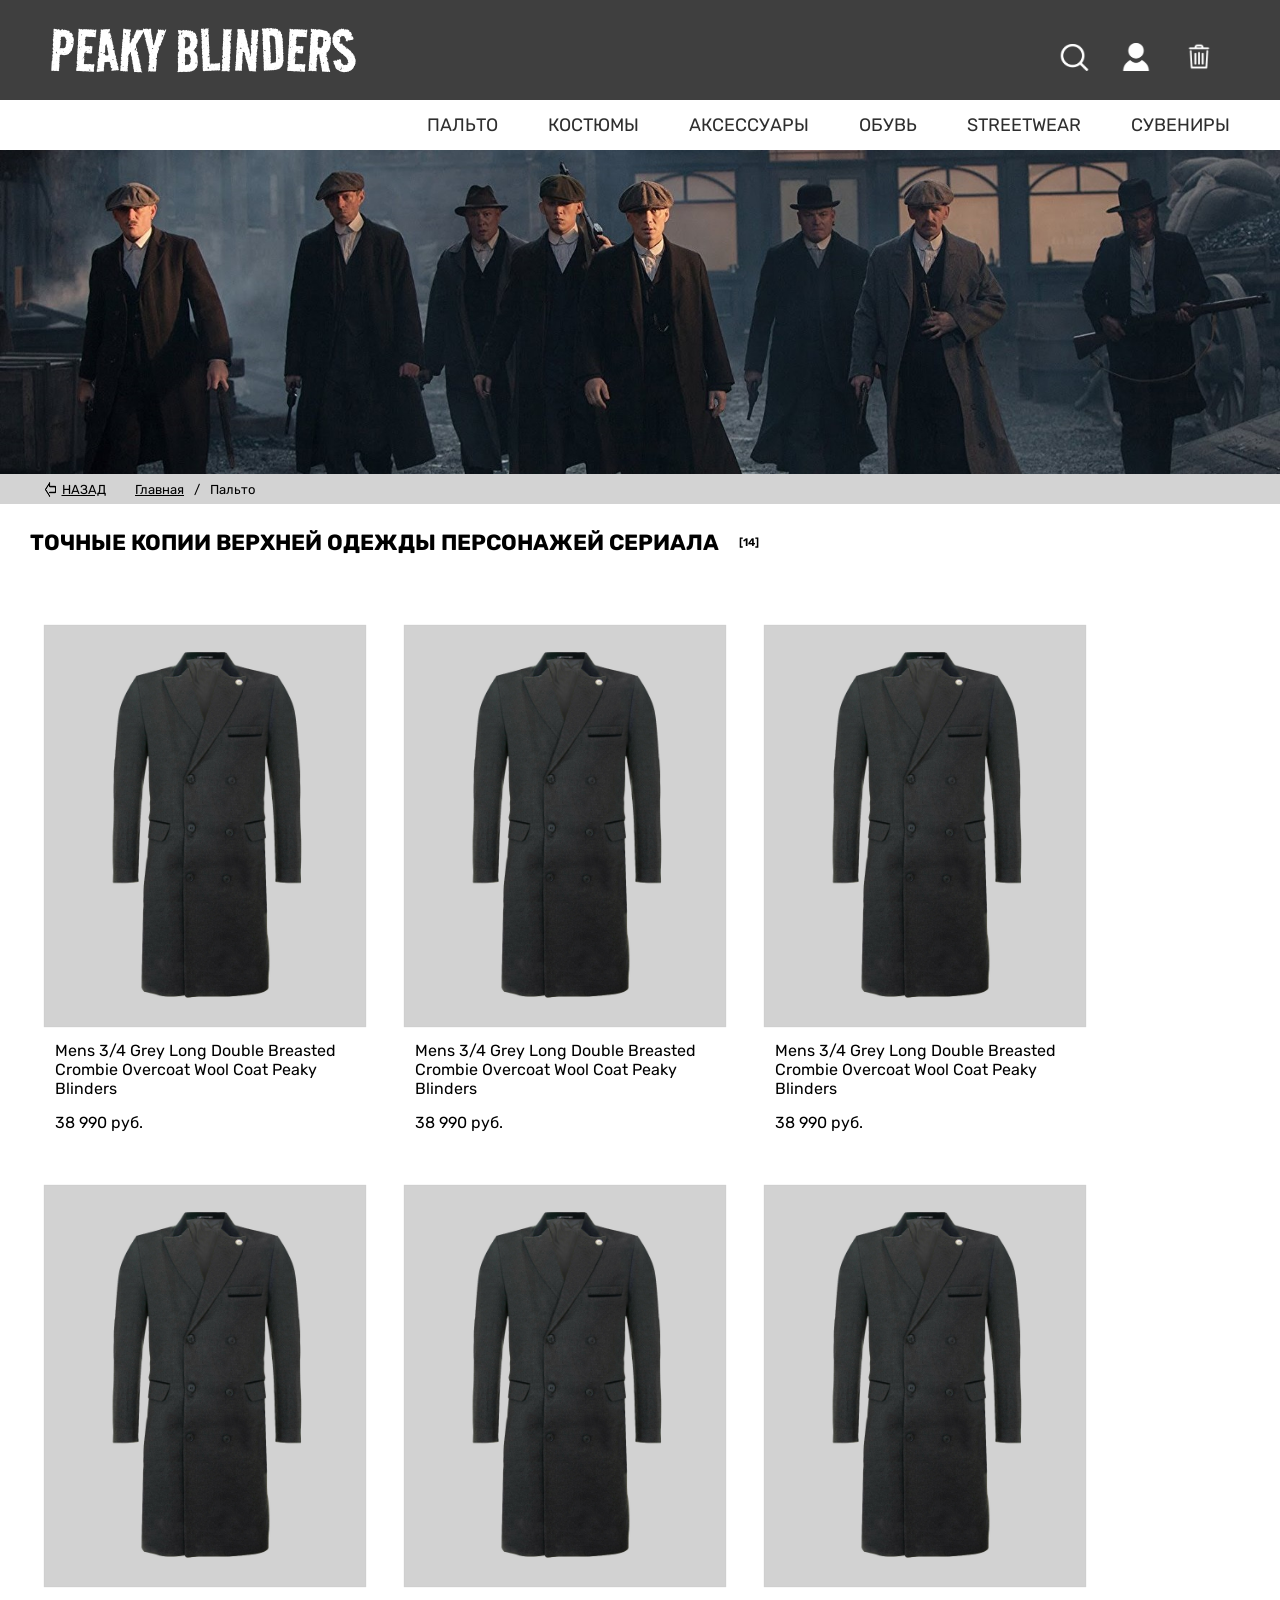
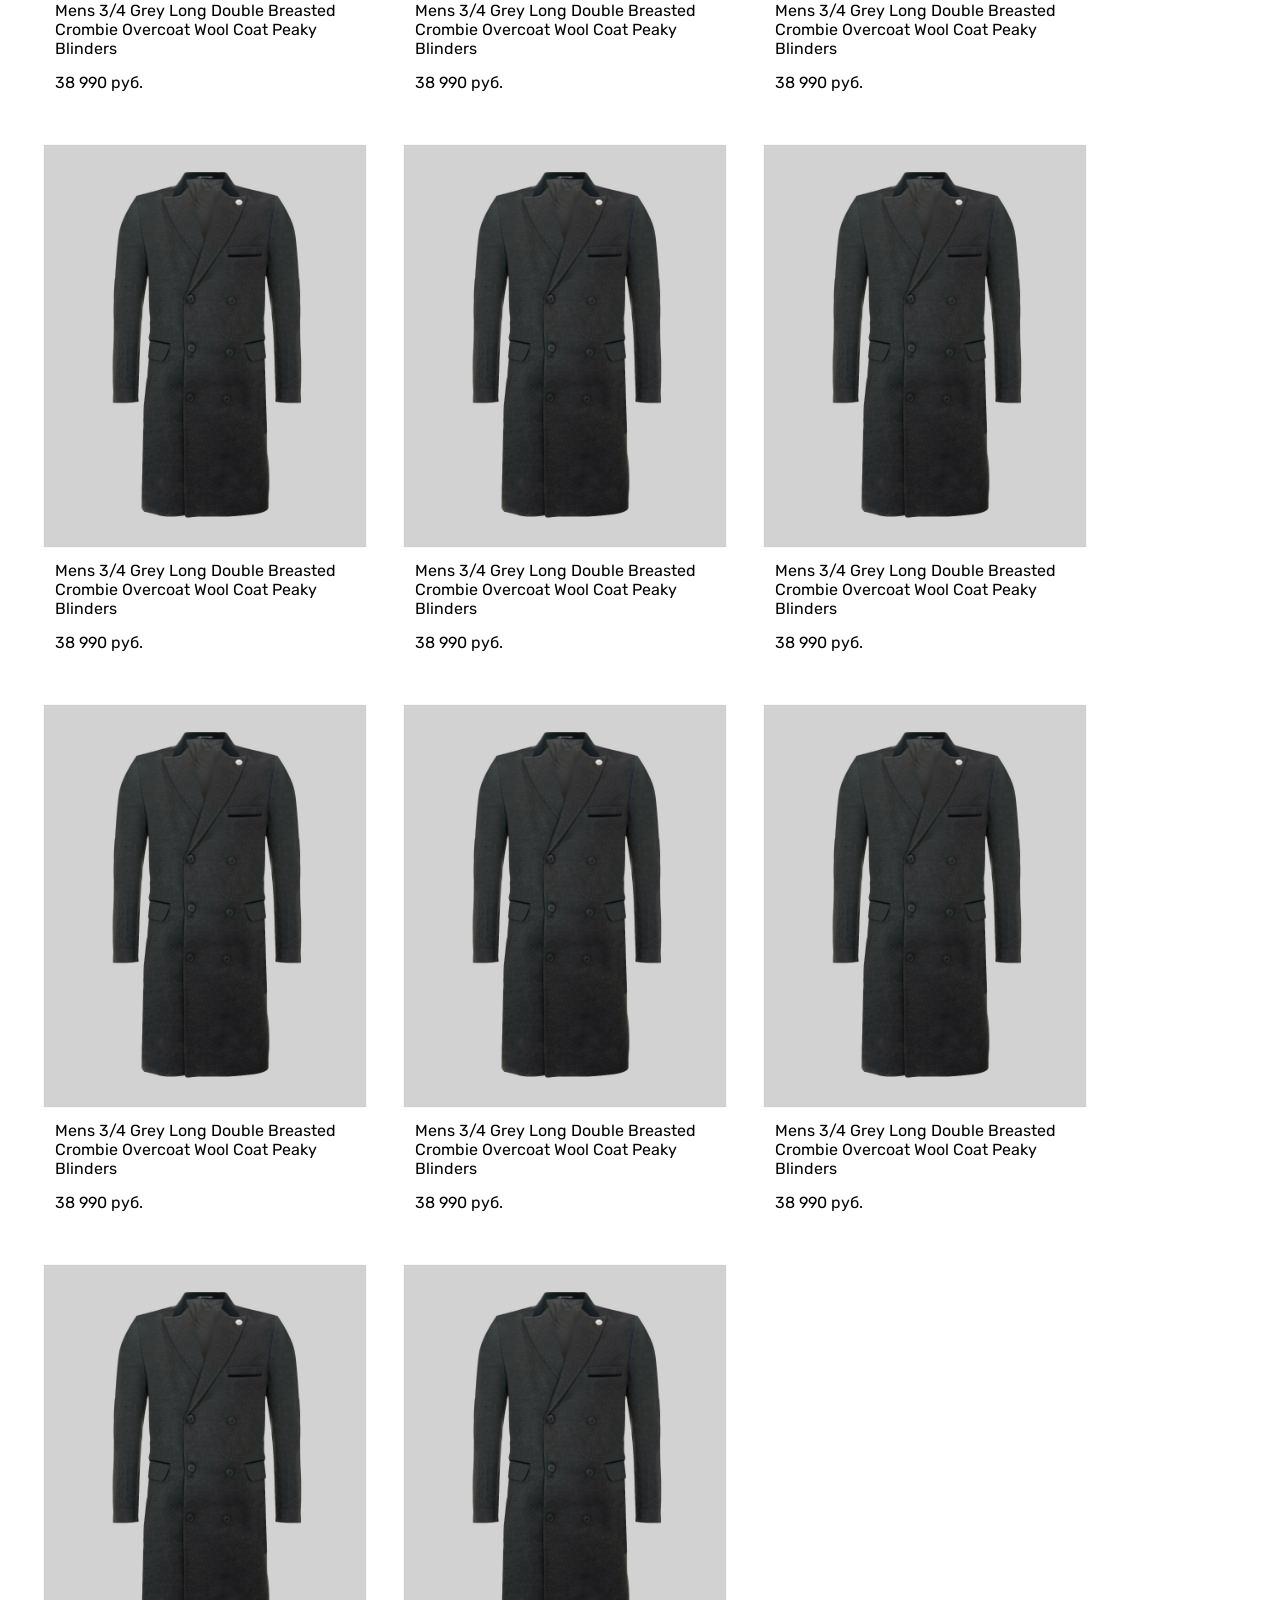
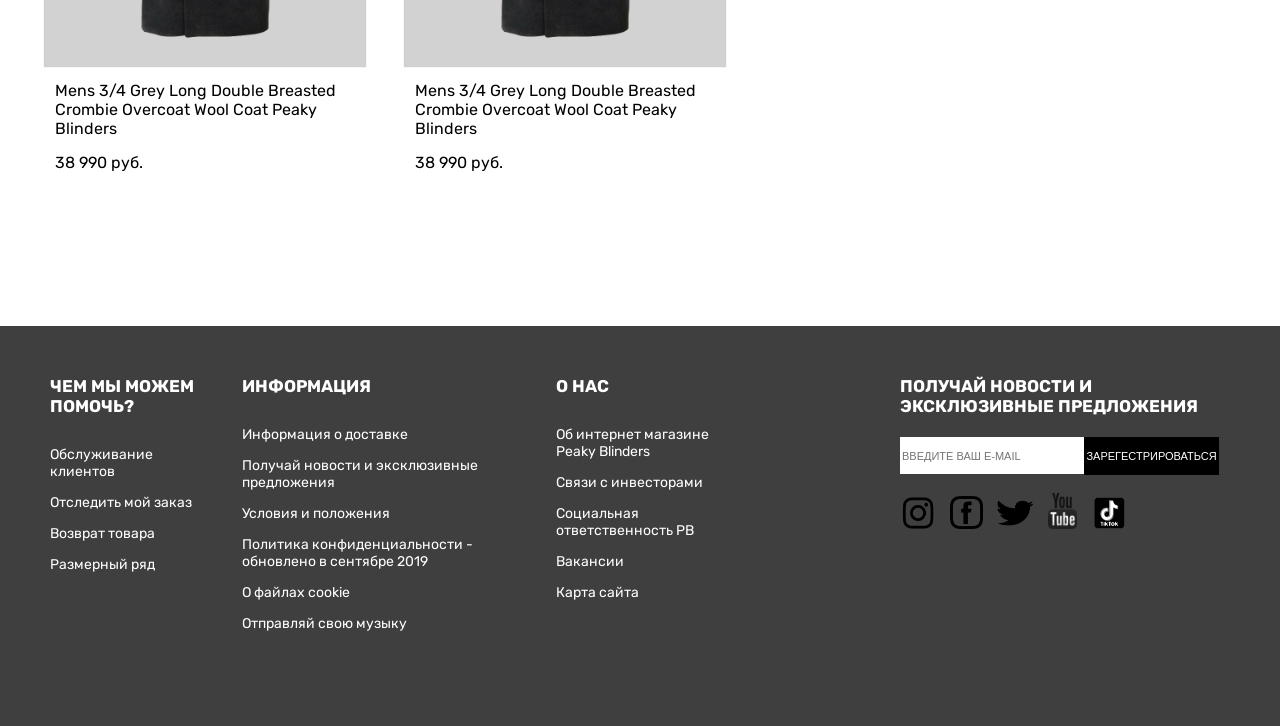
<file: 1. coats-page/coats-page.html>
<!DOCTYPE html>
<html lang="en">
<head>
    <meta charset="UTF-8">
    <meta http-equiv="X-UA-Compatible" content="IE=edge">
    <meta name="viewport" content="width=device-width, initial-scale=1.0">
    
    <link rel="preconnect" href="https://fonts.googleapis.com">
    <link rel="preconnect" href="https://fonts.gstatic.com" crossorigin>
    <link href="https://fonts.googleapis.com/css2?family=Road+Rage&display=swap" rel="stylesheet">
    
    <link rel="preconnect" href="https://fonts.googleapis.com">
    <link rel="preconnect" href="https://fonts.gstatic.com" crossorigin>
    <link href="https://fonts.googleapis.com/css2?family=Alumni+Sans:wght@800&family=Road+Rage&display=swap" rel="stylesheet">
    
    <link rel="preconnect" href="https://fonts.googleapis.com">
    <link rel="preconnect" href="https://fonts.gstatic.com" crossorigin>
    <link href="https://fonts.googleapis.com/css2?family=Alumni+Sans:wght@800&family=Road+Rage&family=Rubik:wght@300&display=swap" rel="stylesheet">
    
    <link rel="stylesheet" href="coats-pageStyles.css">
    <link rel="stylesheet" href="../animate.css">
    <title>Coats</title>
</head>
<body>
    <div class="logoBlock">
        <div class="PBlogo">
        <a href="../index.html"><p>Peaky Blinders</p></a>
        </div>
        <div class="logoIcons">
        <a href="#"><img src="../img/icon-search-box-png-clipart.png" class="iconSearch" title="Поиск"></a>
        <a href="../enter-page/index.html"><img src="../img/img_391533.png" class="iconRegistr" title="Вход и регистрация"></a>
        <a href="../bag-page/index.html"><img src="../img/203987-200.png" class="iconBag" title="Просмотреть корзину"></a>
        </div>
    </div>
    
    <div class="capBlock">
        <div class="menu">
            <a href="coats-page.html"><p>ПАЛЬТО</p></a>
            <a href="../2. suits-page/suits-page.html"><p>КОСТЮМЫ</p></a>
            <a href="../3. accessories-page/accessories-page.html"><p>АКСЕССУАРЫ</p></a>
            <a href="../4. shoes-page/shoes-page.html"><p>ОБУВЬ</p></a>
            <a href="../5. streetwear-page/streetwear-page.html"><p>STREETWEAR</p></a>
            <a href="../6. souvenirs-page/souvenirs-page.html"><p>СУВЕНИРЫ</p></a>
        </div>
    </div>
    <div class="pagePhoto wow fadeIn" data-wow-duration="3s">
        <img src="../img/1921154-1007469.jpg">
    </div>
    <div class="linksBlock">
        <div class="backLink">
            <img src="../img/c807954aad2ba3297050606ede709ec6.png">
            <a onclick="javascript:history.back(); return false;"><p>НАЗАД</p></a>
        </div>
        <a href="../index.html"><p>Главная</p></a>
        <p>/</p>
        <p>Пальто</p>
    </div>
    <div class="headingBlock">
        <h1>ТОЧНЫЕ КОПИИ ВЕРХНЕЙ ОДЕЖДЫ ПЕРСОНАЖЕЙ СЕРИАЛА</h1>
        <p>[14]</p>
    </div>
    
    <div class="productsBlock">
        <div class="productCard">
           <div class="cardPhoto">
           <a href="coat_product-page/index.html"><img src="../img/coat-img.jpg"></a>
           </div>
           <a href="coat_product-page/index.html"><p>Mens 3/4 Grey Long Double Breasted Crombie Overcoat Wool Coat Peaky Blinders</p></a>
           <p>38 990 руб.</p>
        </div>
        <div class="productCard">
           <div class="cardPhoto">
           <a href="coat_product-page/index.html"><img src="../img/coat-img.jpg"></a>
           </div>
           <a href="coat_product-page/index.html"><p>Mens 3/4 Grey Long Double Breasted Crombie Overcoat Wool Coat Peaky Blinders</p></a>
           <p>38 990 руб.</p>
        </div>
        <div class="productCard">
           <div class="cardPhoto">
           <a href="coat_product-page/index.html"><img src="../img/coat-img.jpg"></a>
           </div>
           <a href="coat_product-page/index.html"><p>Mens 3/4 Grey Long Double Breasted Crombie Overcoat Wool Coat Peaky Blinders</p></a>
           <p>38 990 руб.</p>
        </div>
        <div class="productCard">
           <div class="cardPhoto">
           <a href="coat_product-page/index.html"><img src="../img/coat-img.jpg"></a>
           </div>
           <a href="coat_product-page/index.html"><p>Mens 3/4 Grey Long Double Breasted Crombie Overcoat Wool Coat Peaky Blinders</p></a>
           <p>38 990 руб.</p>
        </div>
        <div class="productCard">
           <div class="cardPhoto">
           <a href="coat_product-page/index.html"><img src="../img/coat-img.jpg"></a>
           </div>
           <a href="coat_product-page/index.html"><p>Mens 3/4 Grey Long Double Breasted Crombie Overcoat Wool Coat Peaky Blinders</p></a>
           <p>38 990 руб.</p>
        </div>
        <div class="productCard">
           <div class="cardPhoto">
           <a href="coat_product-page/index.html"><img src="../img/coat-img.jpg"></a>
           </div>
           <a href="coat_product-page/index.html"><p>Mens 3/4 Grey Long Double Breasted Crombie Overcoat Wool Coat Peaky Blinders</p></a>
           <p>38 990 руб.</p>
        </div>
        <div class="productCard">
           <div class="cardPhoto">
           <a href="coat_product-page/index.html"><img src="../img/coat-img.jpg"></a>
           </div>
           <a href="coat_product-page/index.html"><p>Mens 3/4 Grey Long Double Breasted Crombie Overcoat Wool Coat Peaky Blinders</p></a>
           <p>38 990 руб.</p>
        </div>
        <div class="productCard">
           <div class="cardPhoto">
           <a href="coat_product-page/index.html"><img src="../img/coat-img.jpg"></a>
           </div>
           <a href="coat_product-page/index.html"><p>Mens 3/4 Grey Long Double Breasted Crombie Overcoat Wool Coat Peaky Blinders</p></a>
           <p>38 990 руб.</p>
        </div>
        <div class="productCard">
           <div class="cardPhoto">
           <a href="coat_product-page/index.html"><img src="../img/coat-img.jpg"></a>
           </div>
           <a href="coat_product-page/index.html"><p>Mens 3/4 Grey Long Double Breasted Crombie Overcoat Wool Coat Peaky Blinders</p></a>
           <p>38 990 руб.</p>
        </div>
        <div class="productCard">
           <div class="cardPhoto">
           <a href="coat_product-page/index.html"><img src="../img/coat-img.jpg"></a>
           </div>
           <a href="coat_product-page/index.html"><p>Mens 3/4 Grey Long Double Breasted Crombie Overcoat Wool Coat Peaky Blinders</p></a>
           <p>38 990 руб.</p>
        </div>
        <div class="productCard">
           <div class="cardPhoto">
           <a href="coat_product-page/index.html"><img src="../img/coat-img.jpg"></a>
           </div>
           <a href="coat_product-page/index.html"><p>Mens 3/4 Grey Long Double Breasted Crombie Overcoat Wool Coat Peaky Blinders</p></a>
           <p>38 990 руб.</p>
        </div>
        <div class="productCard">
           <div class="cardPhoto">
           <a href="coat_product-page/index.html"><img src="../img/coat-img.jpg"></a>
           </div>
           <a href="coat_product-page/index.html"><p>Mens 3/4 Grey Long Double Breasted Crombie Overcoat Wool Coat Peaky Blinders</p></a>
           <p>38 990 руб.</p>
        </div>
        <div class="productCard">
           <div class="cardPhoto">
           <a href="coat_product-page/index.html"><img src="../img/coat-img.jpg"></a>
           </div>
           <a href="coat_product-page/index.html"><p>Mens 3/4 Grey Long Double Breasted Crombie Overcoat Wool Coat Peaky Blinders</p></a>
           <p>38 990 руб.</p>
        </div>
        <div class="productCard">
           <div class="cardPhoto">
           <a href="coat_product-page/index.html"><img src="../img/coat-img.jpg"></a>
           </div>
           <a href="coat_product-page/index.html"><p>Mens 3/4 Grey Long Double Breasted Crombie Overcoat Wool Coat Peaky Blinders</p></a>
           <p>38 990 руб.</p>
        </div>
    </div>
    
    <div class="endBlock">
        <div class="endBlockContent">
            <div class="help">
                <h1>ЧЕМ МЫ МОЖЕМ ПОМОЧЬ?</h1>
                <a href="#"><p>Обслуживание клиентов</p></a>
                <a href="#"><p>Отследить мой заказ</p></a>
                <a href="#"><p>Возврат товара</p></a>
                <a href="#"><p>Размерный ряд</p></a>
            </div>
            
            <div class="info">
                <h1>ИНФОРМАЦИЯ</h1>
                <a href="#"><p>Информация о доставке</p></a>
                <a href="#"><p>Получай новости и эксклюзивные предложения</p></a>
                <a href="#"><p>Условия и положения</p></a>
                <a href="#"><p>Политика конфиденциальности - обновлено в сентябре 2019</p></a>
                <a href="#"><p>О файлах cookie</p></a>
                <a href="#"><p>Отправляй свою музыку</p></a>
            </div>
            
            <div class="aboutUs">
                <h1>О НАС</h1>
                <a href="#"><p>Об интернет магазине Peaky Blinders</p></a>
                <a href="#"><p>Связи с инвесторами</p></a>
                <a href="#"><p>Социальная ответственность PB</p></a>
                <a href="#"><p>Вакансии</p></a>
                <a href="#"><p>Карта сайта</p></a>
            </div>
            
            <div class="getNewsAndOffers">
                <h1>ПОЛУЧАЙ НОВОСТИ И ЭКСКЛЮЗИВНЫЕ ПРЕДЛОЖЕНИЯ</h1>
                <div class="registrationForm">
                <form action="#" method="get" enctype="multipart/form-data">
                <input placeholder="Введите ваш e-mail" type="text" name="useremail" value=""/>
                <button type="submit">Зарегестрироваться</button>
                </form>
                </div>
                <div class="allLogos">
                <a href="#"><img src="../img/black-instagram-logo-png-2.png" class="instLogo" title="Инстаграм"></a>
                <a href="#"><img src="../img/5fd8aea8da3eb.png" class="facebookLogo" title="Фэйсбук"></a>
                <a href="#"><img src="../img/twitter-png-twitter-icon-1600.png" class="twitterLogo" title="Твиттер"></a>
                <a href="#"><img src="../img/77809-logo-youtube-transparent-free-photo-png.png" class="youtubeLogo" title="Ютуб"></a>
                <a href="#"><img src="../img/Tik-Tok-Logo-Wallpaper-15-2048x1365.png" class="tikTokLogo" title="Тик-Ток"></a>
                </div>
            
            </div>
            
        </div>
    
    </div>
    
    <script src="../wow.min.js"></script>
              <script>
              new WOW().init();
     </script>
    
</body>
</html>
</file>
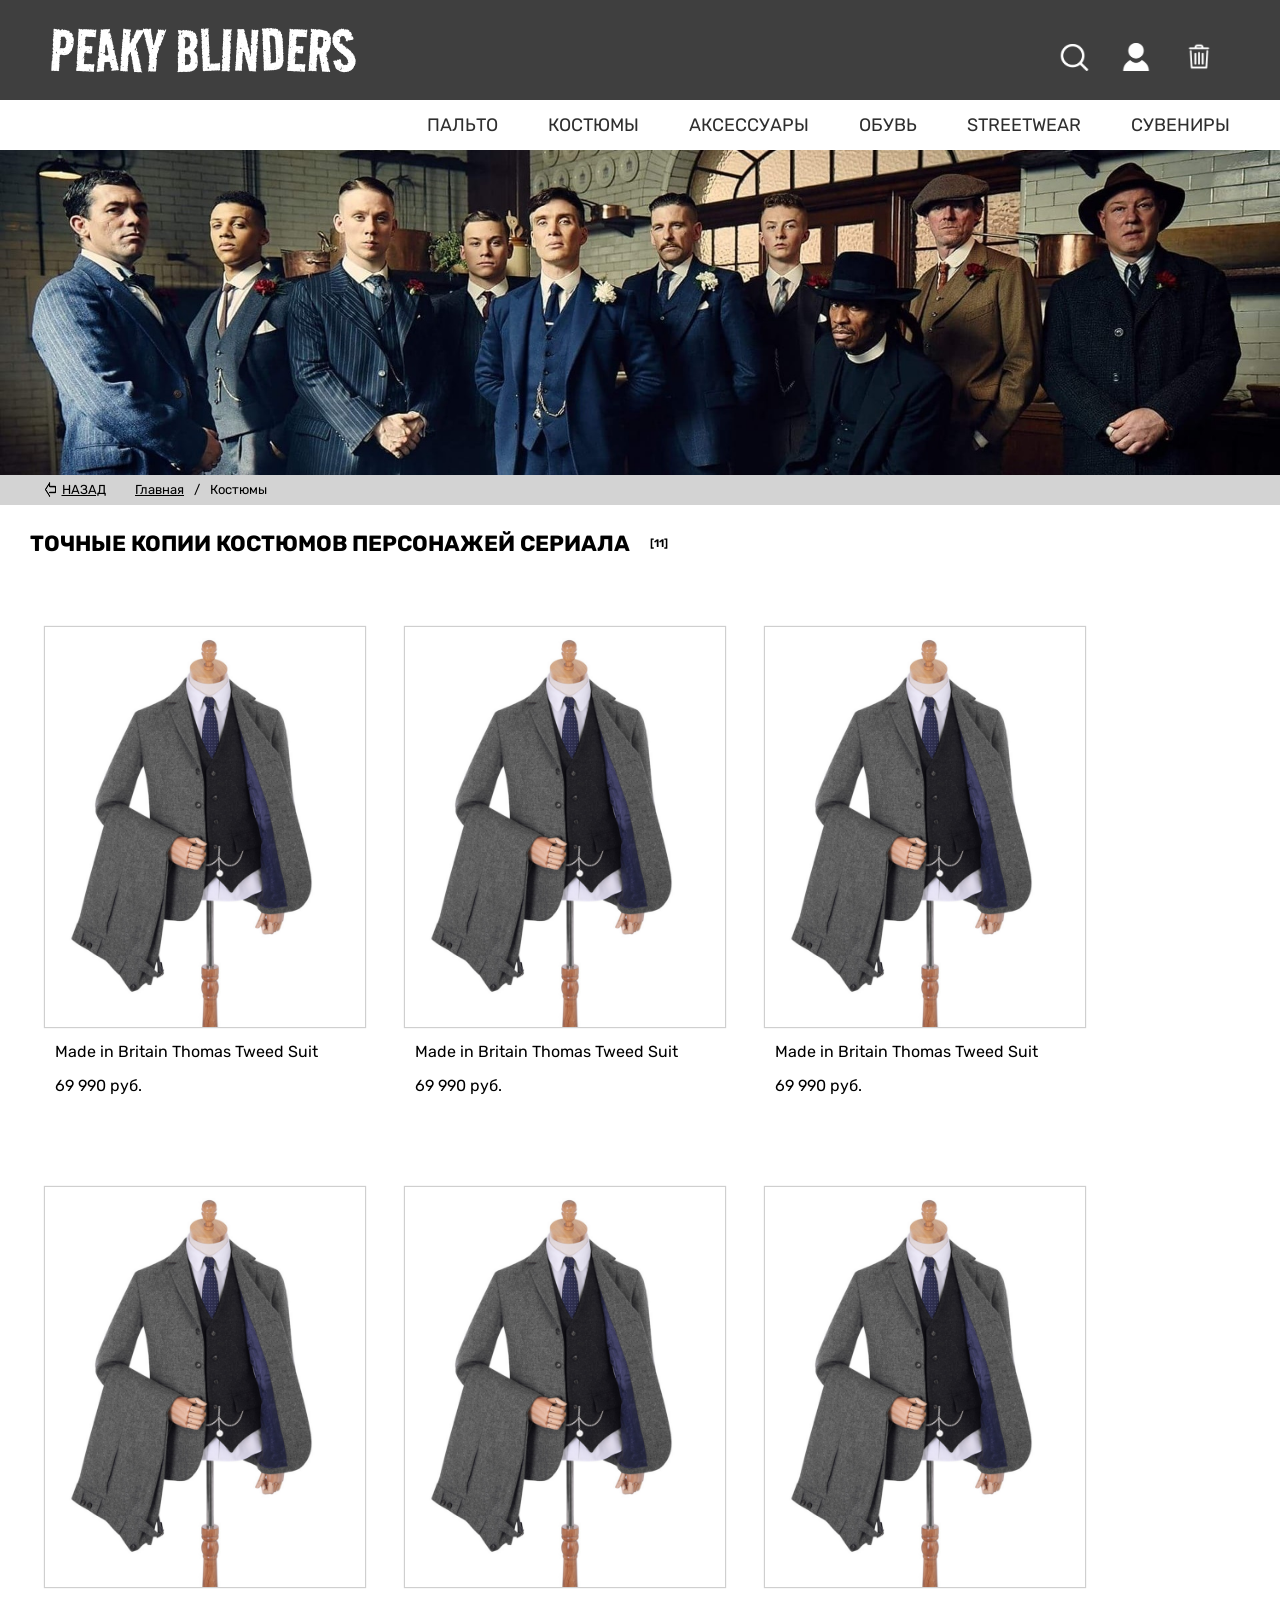
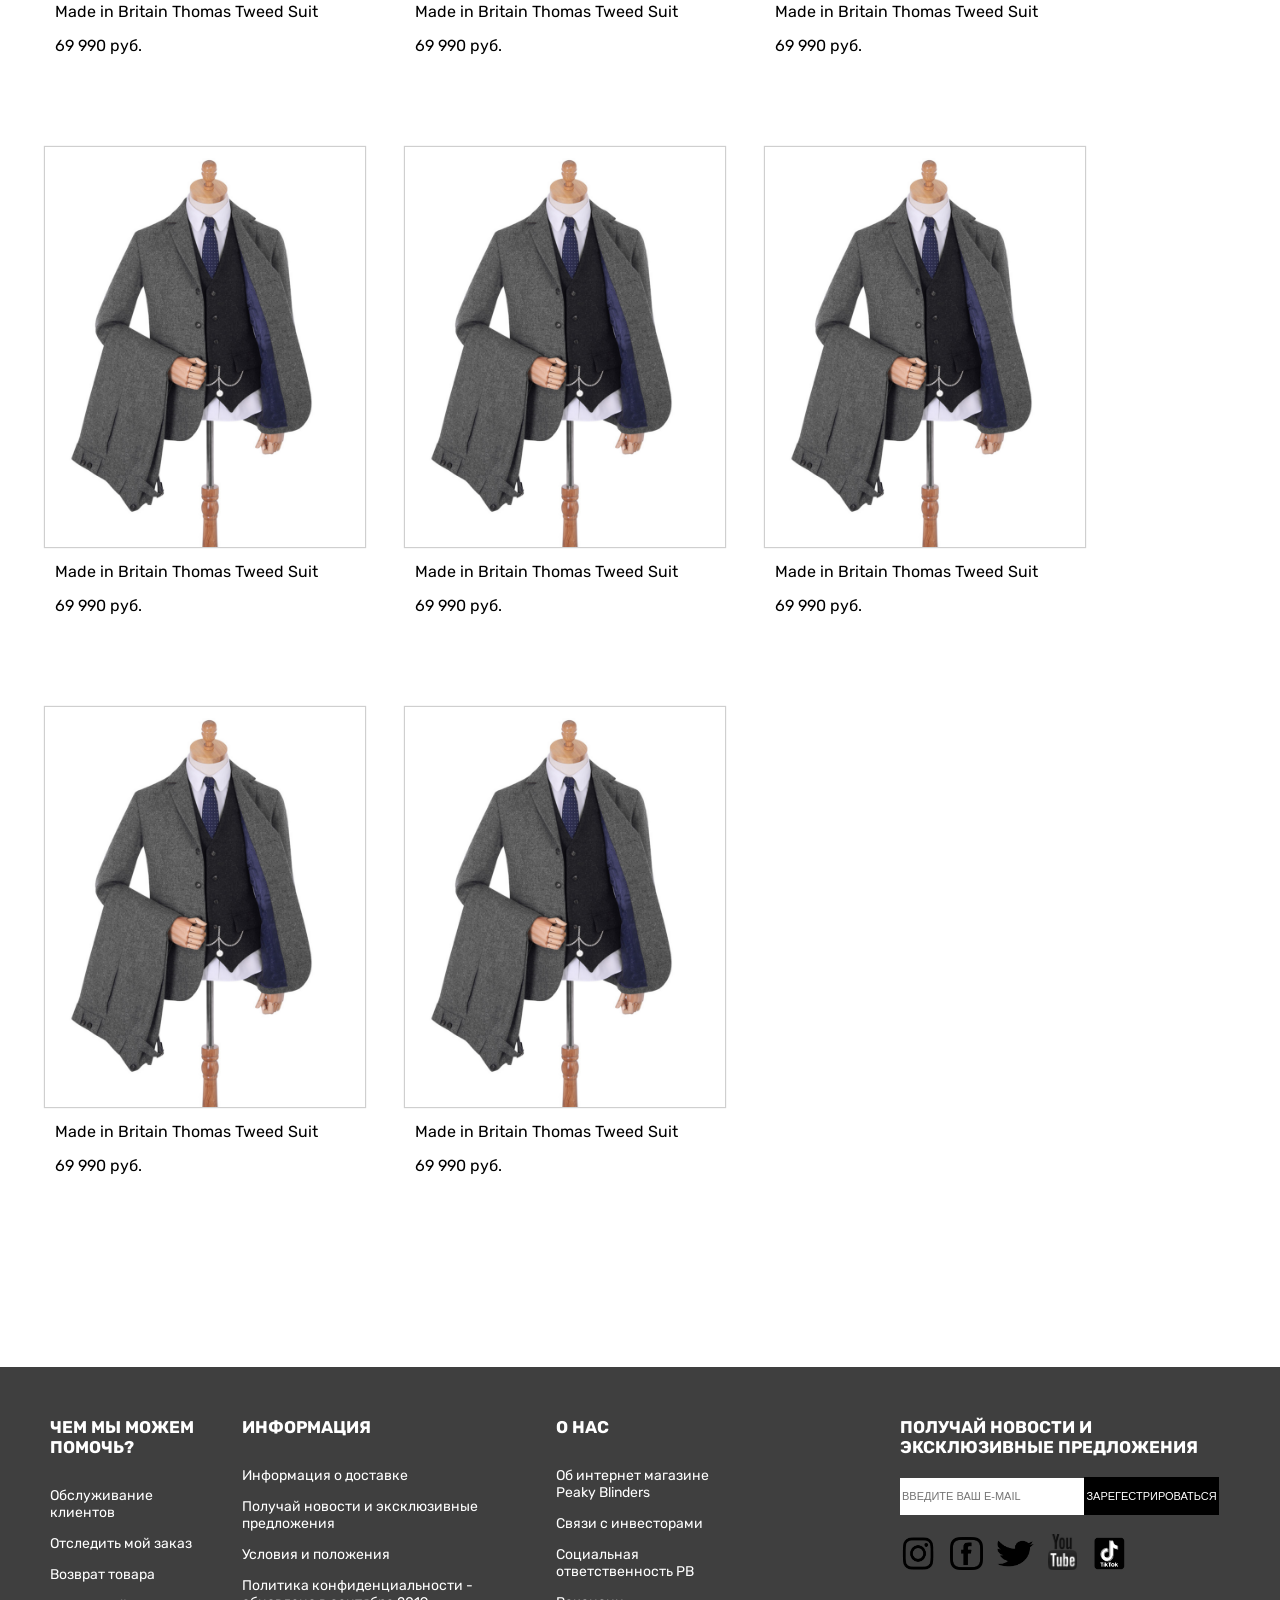
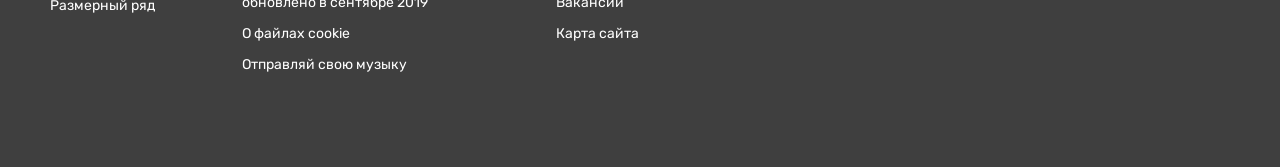
<file: 2. suits-page/suits-page.html>
<!DOCTYPE html>
<html lang="en">
<head>
    <meta charset="UTF-8">
    <meta http-equiv="X-UA-Compatible" content="IE=edge">
    <meta name="viewport" content="width=device-width, initial-scale=1.0">
    
    <link rel="preconnect" href="https://fonts.googleapis.com">
    <link rel="preconnect" href="https://fonts.gstatic.com" crossorigin>
    <link href="https://fonts.googleapis.com/css2?family=Road+Rage&display=swap" rel="stylesheet">
    
    <link rel="preconnect" href="https://fonts.googleapis.com">
    <link rel="preconnect" href="https://fonts.gstatic.com" crossorigin>
    <link href="https://fonts.googleapis.com/css2?family=Alumni+Sans:wght@800&family=Road+Rage&display=swap" rel="stylesheet">
    
    <link rel="preconnect" href="https://fonts.googleapis.com">
    <link rel="preconnect" href="https://fonts.gstatic.com" crossorigin>
    <link href="https://fonts.googleapis.com/css2?family=Alumni+Sans:wght@800&family=Road+Rage&family=Rubik:wght@300&display=swap" rel="stylesheet">
    
    <link rel="stylesheet" href="suits-pageStyles.css">
    <link rel="stylesheet" href="../animate.css">
    <title>Suits</title>
</head>
<body>
    <div class="logoBlock">
        <div class="PBlogo">
        <a href="index.html"><p>Peaky Blinders</p></a>
        </div>
        <div class="logoIcons">
        <a href="#"><img src="../img/icon-search-box-png-clipart.png" class="iconSearch" title="Поиск"></a>
        <a href="../enter-page/index.html"><img src="../img/img_391533.png" class="iconRegistr" title="Вход и регистрация"></a>
        <a href="../bag-page/index.html"><img src="../img/203987-200.png" class="iconBag" title="Просмотреть корзину"></a>
        </div>
    </div>
    
    <div class="capBlock">
        <div class="menu">
            <a href="../1. coats-page/coats-page.html"><p>ПАЛЬТО</p></a>
            <a href="suits-page.html"><p>КОСТЮМЫ</p></a>
            <a href="../3. accessories-page/accessories-page.html"><p>АКСЕССУАРЫ</p></a>
            <a href="../4. shoes-page/shoes-page.html"><p>ОБУВЬ</p></a>
            <a href="../5. streetwear-page/streetwear-page.html"><p>STREETWEAR</p></a>
            <a href="../6. souvenirs-page/souvenirs-page.html"><p>СУВЕНИРЫ</p></a>
        </div>
    </div>
    <div class="pagePhoto wow fadeIn" data-wow-duration="3s">
        <img src="../img/ampJLuZrf163Q3kDfuNsA36w84Q.jpg">
    </div>
    <div class="linksBlock">
        <div class="backLink">
            <img src="../img/c807954aad2ba3297050606ede709ec6.png">
            <a onclick="javascript:history.back(); return false;"><p>НАЗАД</p></a>
        </div>
        <a href="../index.html"><p>Главная</p></a>
        <p>/</p>
        <p>Костюмы</p>
    </div>
    <div class="headingBlock">
        <h1>ТОЧНЫЕ КОПИИ КОСТЮМОВ ПЕРСОНАЖЕЙ СЕРИАЛА</h1>
        <p>[11]</p>
    </div>
    
    <div class="productsBlock">
        <div class="productCard">
           <div class="cardPhoto">
           <a href="suit_product-page/index.html"><img src="../img/suit_photo.jpg"></a>
           </div>
           <a href="suit_product-page/index.html"><p>Made in Britain Thomas Tweed Suit</p></a>
           <p>69 990 руб.</p>
        </div>
        <div class="productCard">
           <div class="cardPhoto">
           <a href="suit_product-page/index.html"><img src="../img/suit_photo.jpg"></a>
           </div>
           <a href="suit_product-page/index.html"><p>Made in Britain Thomas Tweed Suit</p></a>
           <p>69 990 руб.</p>
        </div>
        <div class="productCard">
           <div class="cardPhoto">
           <a href="suit_product-page/index.html"><img src="../img/suit_photo.jpg"></a>
           </div>
           <a href="suit_product-page/index.html"><p>Made in Britain Thomas Tweed Suit</p></a>
           <p>69 990 руб.</p>
        </div>
        <div class="productCard">
           <div class="cardPhoto">
           <a href="suit_product-page/index.html"><img src="../img/suit_photo.jpg"></a>
           </div>
           <a href="suit_product-page/index.html"><p>Made in Britain Thomas Tweed Suit</p></a>
           <p>69 990 руб.</p>
        </div>
        <div class="productCard">
           <div class="cardPhoto">
           <a href="suit_product-page/index.html"><img src="../img/suit_photo.jpg"></a>
           </div>
           <a href="suit_product-page/index.html"><p>Made in Britain Thomas Tweed Suit</p></a>
           <p>69 990 руб.</p>
        </div>
        <div class="productCard">
           <div class="cardPhoto">
           <a href="suit_product-page/index.html"><img src="../img/suit_photo.jpg"></a>
           </div>
           <a href="suit_product-page/index.html"><p>Made in Britain Thomas Tweed Suit</p></a>
           <p>69 990 руб.</p>
        </div>
        <div class="productCard">
           <div class="cardPhoto">
           <a href="suit_product-page/index.html"><img src="../img/suit_photo.jpg"></a>
           </div>
           <a href="suit_product-page/index.html"><p>Made in Britain Thomas Tweed Suit</p></a>
           <p>69 990 руб.</p>
        </div>
        <div class="productCard">
           <div class="cardPhoto">
           <a href="suit_product-page/index.html"><img src="../img/suit_photo.jpg"></a>
           </div>
           <a href="suit_product-page/index.html"><p>Made in Britain Thomas Tweed Suit</p></a>
           <p>69 990 руб.</p>
        </div>
        <div class="productCard">
           <div class="cardPhoto">
           <a href="suit_product-page/index.html"><img src="../img/suit_photo.jpg"></a>
           </div>
           <a href="suit_product-page/index.html"><p>Made in Britain Thomas Tweed Suit</p></a>
           <p>69 990 руб.</p>
        </div>
        <div class="productCard">
           <div class="cardPhoto">
           <a href="suit_product-page/index.html"><img src="../img/suit_photo.jpg"></a>
           </div>
           <a href="suit_product-page/index.html"><p>Made in Britain Thomas Tweed Suit</p></a>
           <p>69 990 руб.</p>
        </div>
        <div class="productCard">
           <div class="cardPhoto">
           <a href="suit_product-page/index.html"><img src="../img/suit_photo.jpg"></a>
           </div>
           <a href="suit_product-page/index.html"><p>Made in Britain Thomas Tweed Suit</p></a>
           <p>69 990 руб.</p>
        </div>
        
    </div>
    
    
    <div class="endBlock">
        <div class="endBlockContent">
            <div class="help">
                <h1>ЧЕМ МЫ МОЖЕМ ПОМОЧЬ?</h1>
                <a href="#"><p>Обслуживание клиентов</p></a>
                <a href="#"><p>Отследить мой заказ</p></a>
                <a href="#"><p>Возврат товара</p></a>
                <a href="#"><p>Размерный ряд</p></a>
            </div>
            
            <div class="info">
                <h1>ИНФОРМАЦИЯ</h1>
                <a href="#"><p>Информация о доставке</p></a>
                <a href="#"><p>Получай новости и эксклюзивные предложения</p></a>
                <a href="#"><p>Условия и положения</p></a>
                <a href="#"><p>Политика конфиденциальности - обновлено в сентябре 2019</p></a>
                <a href="#"><p>О файлах cookie</p></a>
                <a href="#"><p>Отправляй свою музыку</p></a>
            </div>
            
            <div class="aboutUs">
                <h1>О НАС</h1>
                <a href="#"><p>Об интернет магазине Peaky Blinders</p></a>
                <a href="#"><p>Связи с инвесторами</p></a>
                <a href="#"><p>Социальная ответственность PB</p></a>
                <a href="#"><p>Вакансии</p></a>
                <a href="#"><p>Карта сайта</p></a>
            </div>
            
            <div class="getNewsAndOffers">
                <h1>ПОЛУЧАЙ НОВОСТИ И ЭКСКЛЮЗИВНЫЕ ПРЕДЛОЖЕНИЯ</h1>
                <div class="registrationForm">
                <form action="#" method="get" enctype="multipart/form-data">
                <input placeholder="Введите ваш e-mail" type="text" name="useremail" value=""/>
                <button type="submit">Зарегестрироваться</button>
                </form>
                </div>
                <div class="allLogos">
                <a href="#"><img src="../img/black-instagram-logo-png-2.png" class="instLogo" title="Инстаграм"></a>
                <a href="#"><img src="../img/5fd8aea8da3eb.png" class="facebookLogo" title="Фэйсбук"></a>
                <a href="#"><img src="../img/twitter-png-twitter-icon-1600.png" class="twitterLogo" title="Твиттер"></a>
                <a href="#"><img src="../img/77809-logo-youtube-transparent-free-photo-png.png" class="youtubeLogo" title="Ютуб"></a>
                <a href="#"><img src="../img/Tik-Tok-Logo-Wallpaper-15-2048x1365.png" class="tikTokLogo" title="Тик-Ток"></a>
                </div>
            
            </div>
            
        </div>
    
    </div>
    
    <script src="../wow.min.js"></script>
              <script>
              new WOW().init();
     </script>
</body>
</html>
</file>
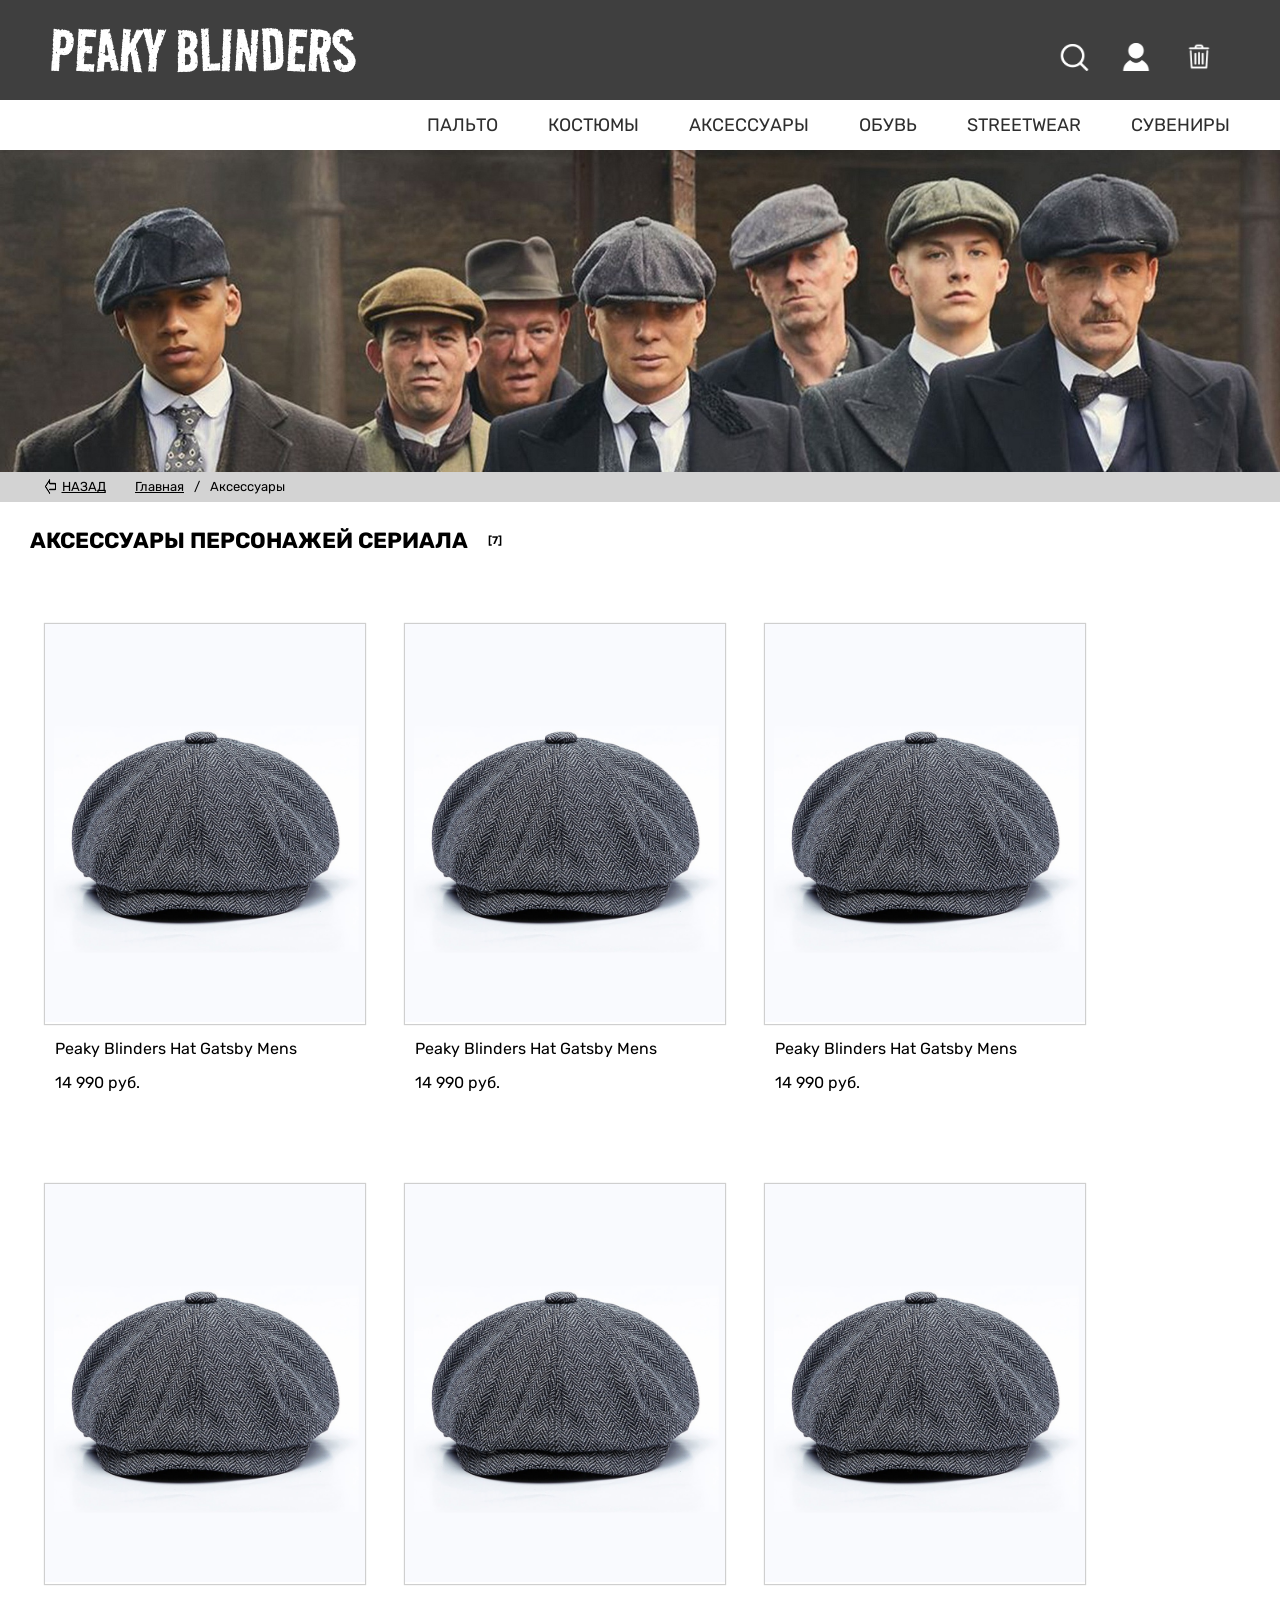
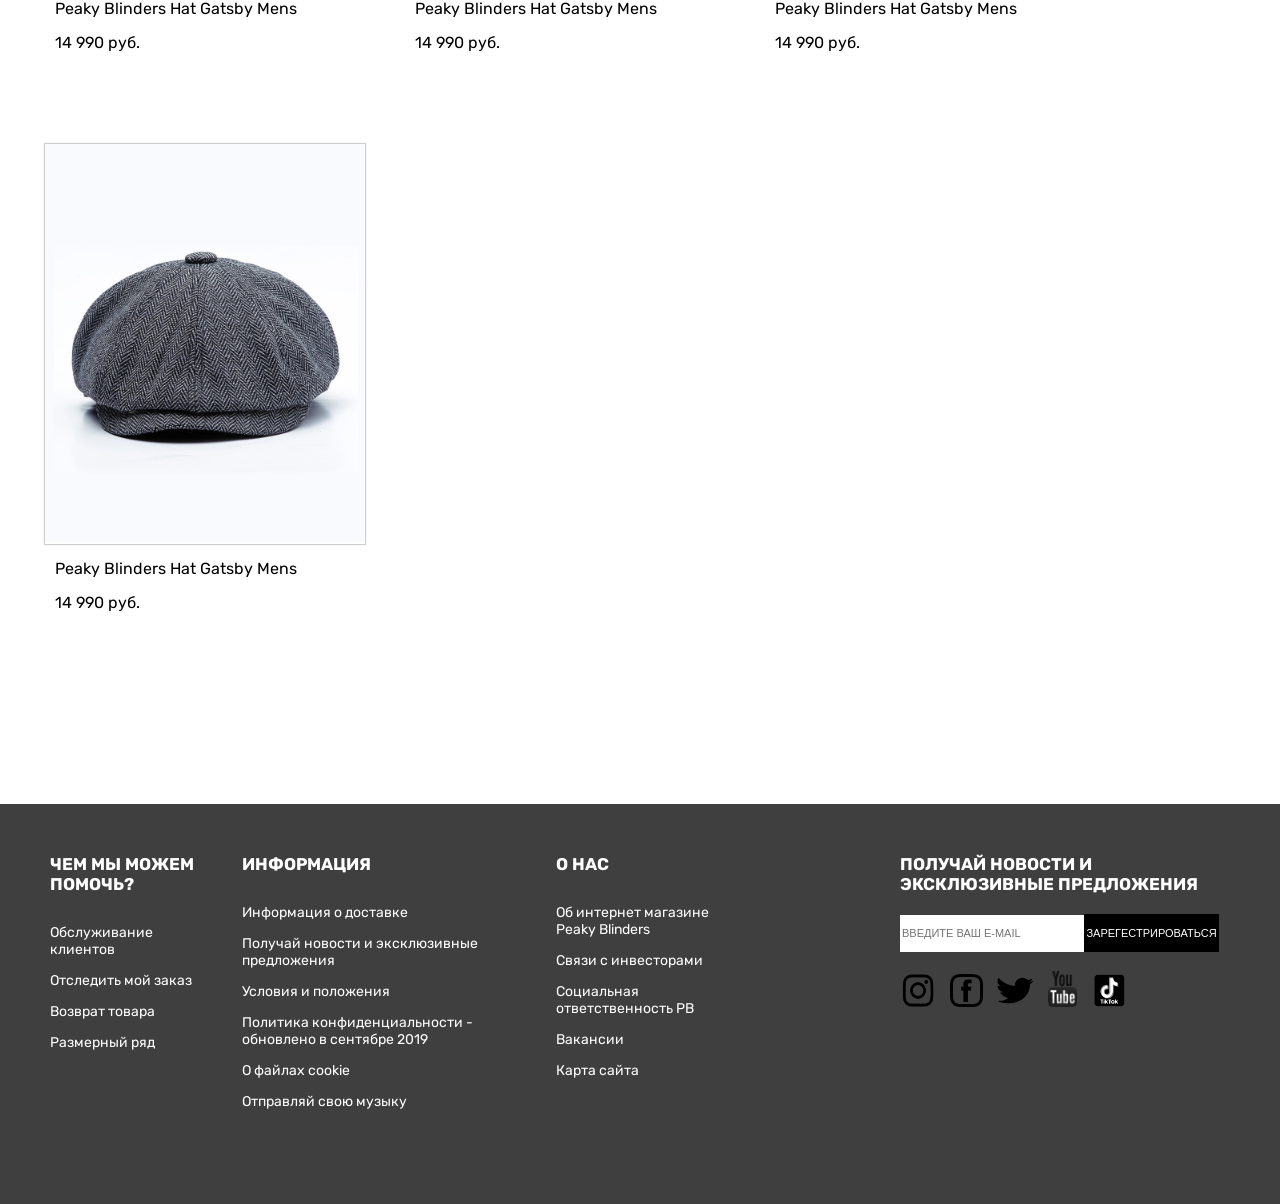
<file: 3. accessories-page/accessories-page.html>
<!DOCTYPE html>
<html lang="en">
<head>
    <meta charset="UTF-8">
    <meta http-equiv="X-UA-Compatible" content="IE=edge">
    <meta name="viewport" content="width=device-width, initial-scale=1.0">
    
    <link rel="preconnect" href="https://fonts.googleapis.com">
    <link rel="preconnect" href="https://fonts.gstatic.com" crossorigin>
    <link href="https://fonts.googleapis.com/css2?family=Road+Rage&display=swap" rel="stylesheet">
    
    <link rel="preconnect" href="https://fonts.googleapis.com">
    <link rel="preconnect" href="https://fonts.gstatic.com" crossorigin>
    <link href="https://fonts.googleapis.com/css2?family=Alumni+Sans:wght@800&family=Road+Rage&display=swap" rel="stylesheet">
    
    <link rel="preconnect" href="https://fonts.googleapis.com">
    <link rel="preconnect" href="https://fonts.gstatic.com" crossorigin>
    <link href="https://fonts.googleapis.com/css2?family=Alumni+Sans:wght@800&family=Road+Rage&family=Rubik:wght@300&display=swap" rel="stylesheet">
    
    <link rel="stylesheet" href="accessories-pageStyles.css">
    <link rel="stylesheet" href="../animate.css">
    <title>Accesories</title>
</head>
<body>
    <div class="logoBlock">
        <div class="PBlogo">
        <a href="index.html"><p>Peaky Blinders</p></a>
        </div>
        <div class="logoIcons">
        <a href="#"><img src="../img/icon-search-box-png-clipart.png" class="iconSearch" title="Поиск"></a>
        <a href="enter-page/index.html"><img src="../img/img_391533.png" class="iconRegistr" title="Вход и регистрация"></a>
        <a href="bag-page/index.html"><img src="../img/203987-200.png" class="iconBag" title="Просмотреть корзину"></a>
        </div>
    </div>
    
    <div class="capBlock">
        <div class="menu">
            <a href="../1. coats-page/coats-page.html"><p>ПАЛЬТО</p></a>
            <a href="../2. suits-page/suits-page.html"><p>КОСТЮМЫ</p></a>
            <a href="accessories-page.html"><p>АКСЕССУАРЫ</p></a>
            <a href="../4. shoes-page/shoes-page.html"><p>ОБУВЬ</p></a>
            <a href="../5. streetwear-page/streetwear-page.html"><p>STREETWEAR</p></a>
            <a href="../6. souvenirs-page/souvenirs-page.html"><p>СУВЕНИРЫ</p></a>
        </div>
    </div>
    <div class="pagePhoto wow fadeIn" data-wow-duration="3s">
        <img src="../img/25149_o39803940.jpg">
    </div>
    <div class="linksBlock">
        <div class="backLink">
            <img src="../img/c807954aad2ba3297050606ede709ec6.png">
            <a onclick="javascript:history.back(); return false;"><p>НАЗАД</p></a>
        </div>
        <a href="../index.html"><p>Главная</p></a>
        <p>/</p>
        <p>Аксессуары</p>
    </div>
    <div class="headingBlock">
        <h1>АКСЕССУАРЫ ПЕРСОНАЖЕЙ СЕРИАЛА</h1>
        <p>[7]</p>
    </div>
    
    <div class="productsBlock">
        <div class="productCard">
           <div class="cardPhoto">
           <a href="cap_product-page/index.html"><img src="../img/cap_photo.jpg"></a>
           </div>
           <a href="cap_product-page/index.html"><p>Peaky Blinders Hat Gatsby Mens</p></a>
           <p>14 990 руб.</p>
        </div>
        <div class="productCard">
           <div class="cardPhoto">
           <a href="cap_product-page/index.html"><img src="../img/cap_photo.jpg"></a>
           </div>
           <a href="cap_product-page/index.html"><p>Peaky Blinders Hat Gatsby Mens</p></a>
           <p>14 990 руб.</p>
        </div>
        <div class="productCard">
           <div class="cardPhoto">
           <a href="cap_product-page/index.html"><img src="../img/cap_photo.jpg"></a>
           </div>
           <a href="cap_product-page/index.html"><p>Peaky Blinders Hat Gatsby Mens</p></a>
           <p>14 990 руб.</p>
        </div>
        <div class="productCard">
           <div class="cardPhoto">
           <a href="cap_product-page/index.html"><img src="../img/cap_photo.jpg"></a>
           </div>
           <a href="cap_product-page/index.html"><p>Peaky Blinders Hat Gatsby Mens</p></a>
           <p>14 990 руб.</p>
        </div>
        <div class="productCard">
           <div class="cardPhoto">
           <a href="cap_product-page/index.html"><img src="../img/cap_photo.jpg"></a>
           </div>
           <a href="cap_product-page/index.html"><p>Peaky Blinders Hat Gatsby Mens</p></a>
           <p>14 990 руб.</p>
        </div>
        <div class="productCard">
           <div class="cardPhoto">
           <a href="cap_product-page/index.html"><img src="../img/cap_photo.jpg"></a>
           </div>
           <a href="cap_product-page/index.html"><p>Peaky Blinders Hat Gatsby Mens</p></a>
           <p>14 990 руб.</p>
        </div>
        <div class="productCard">
           <div class="cardPhoto">
           <a href="cap_product-page/index.html"><img src="../img/cap_photo.jpg"></a>
           </div>
           <a href="cap_product-page/index.html"><p>Peaky Blinders Hat Gatsby Mens</p></a>
           <p>14 990 руб.</p>
        </div>
        </div>
    
    <div class="endBlock">
        <div class="endBlockContent">
            <div class="help">
                <h1>ЧЕМ МЫ МОЖЕМ ПОМОЧЬ?</h1>
                <a href="#"><p>Обслуживание клиентов</p></a>
                <a href="#"><p>Отследить мой заказ</p></a>
                <a href="#"><p>Возврат товара</p></a>
                <a href="#"><p>Размерный ряд</p></a>
            </div>
            
            <div class="info">
                <h1>ИНФОРМАЦИЯ</h1>
                <a href="#"><p>Информация о доставке</p></a>
                <a href="#"><p>Получай новости и эксклюзивные предложения</p></a>
                <a href="#"><p>Условия и положения</p></a>
                <a href="#"><p>Политика конфиденциальности - обновлено в сентябре 2019</p></a>
                <a href="#"><p>О файлах cookie</p></a>
                <a href="#"><p>Отправляй свою музыку</p></a>
            </div>
            
            <div class="aboutUs">
                <h1>О НАС</h1>
                <a href="#"><p>Об интернет магазине Peaky Blinders</p></a>
                <a href="#"><p>Связи с инвесторами</p></a>
                <a href="#"><p>Социальная ответственность PB</p></a>
                <a href="#"><p>Вакансии</p></a>
                <a href="#"><p>Карта сайта</p></a>
            </div>
            
            <div class="getNewsAndOffers">
                <h1>ПОЛУЧАЙ НОВОСТИ И ЭКСКЛЮЗИВНЫЕ ПРЕДЛОЖЕНИЯ</h1>
                <div class="registrationForm">
                <form action="#" method="get" enctype="multipart/form-data">
                <input placeholder="Введите ваш e-mail" type="text" name="useremail" value=""/>
                <button type="submit">Зарегестрироваться</button>
                </form>
                </div>
                <div class="allLogos">
                <a href="#"><img src="../img/black-instagram-logo-png-2.png" class="instLogo" title="Инстаграм"></a>
                <a href="#"><img src="../img/5fd8aea8da3eb.png" class="facebookLogo" title="Фэйсбук"></a>
                <a href="#"><img src="../img/twitter-png-twitter-icon-1600.png" class="twitterLogo" title="Твиттер"></a>
                <a href="#"><img src="../img/77809-logo-youtube-transparent-free-photo-png.png" class="youtubeLogo" title="Ютуб"></a>
                <a href="#"><img src="../img/Tik-Tok-Logo-Wallpaper-15-2048x1365.png" class="tikTokLogo" title="Тик-Ток"></a>
                </div>
            </div>
        </div>
    </div>
    
    <script src="../wow.min.js"></script>
              <script>
              new WOW().init();
     </script>
    
</body>
</html>
</file>
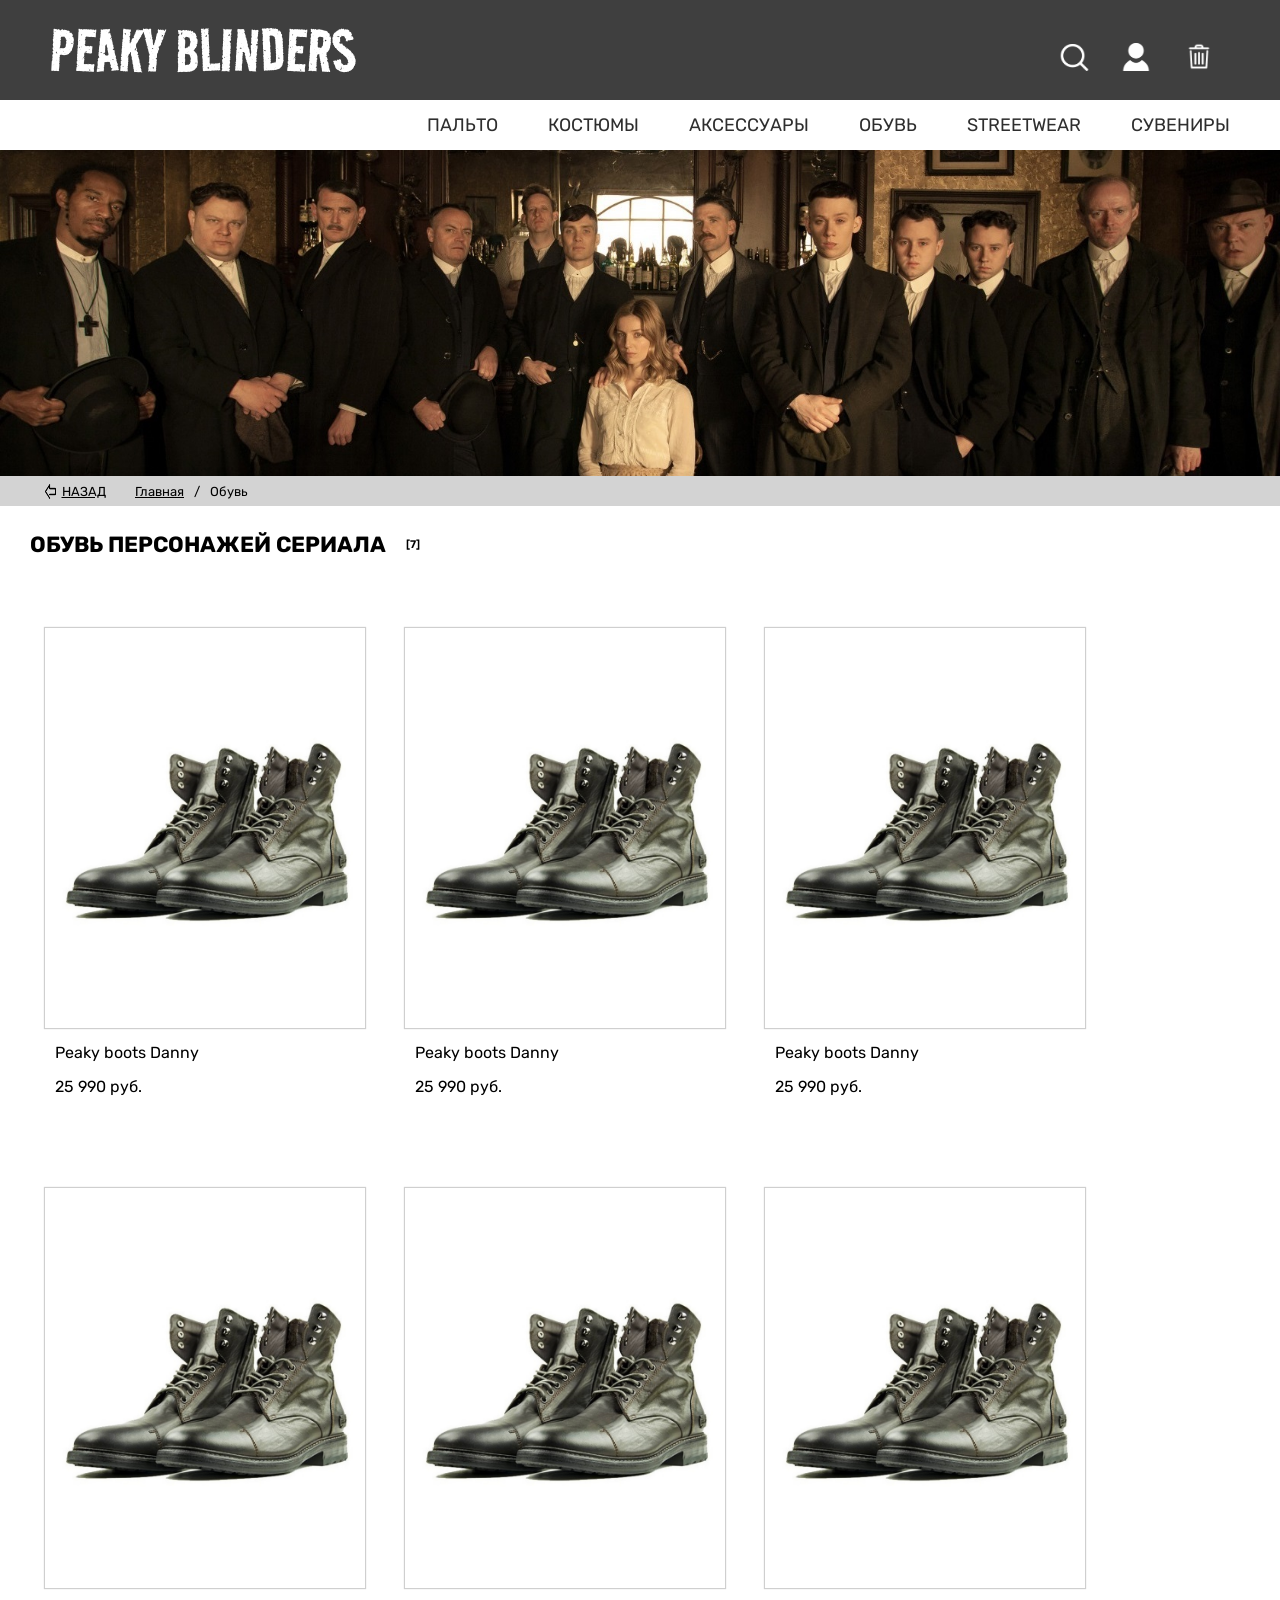
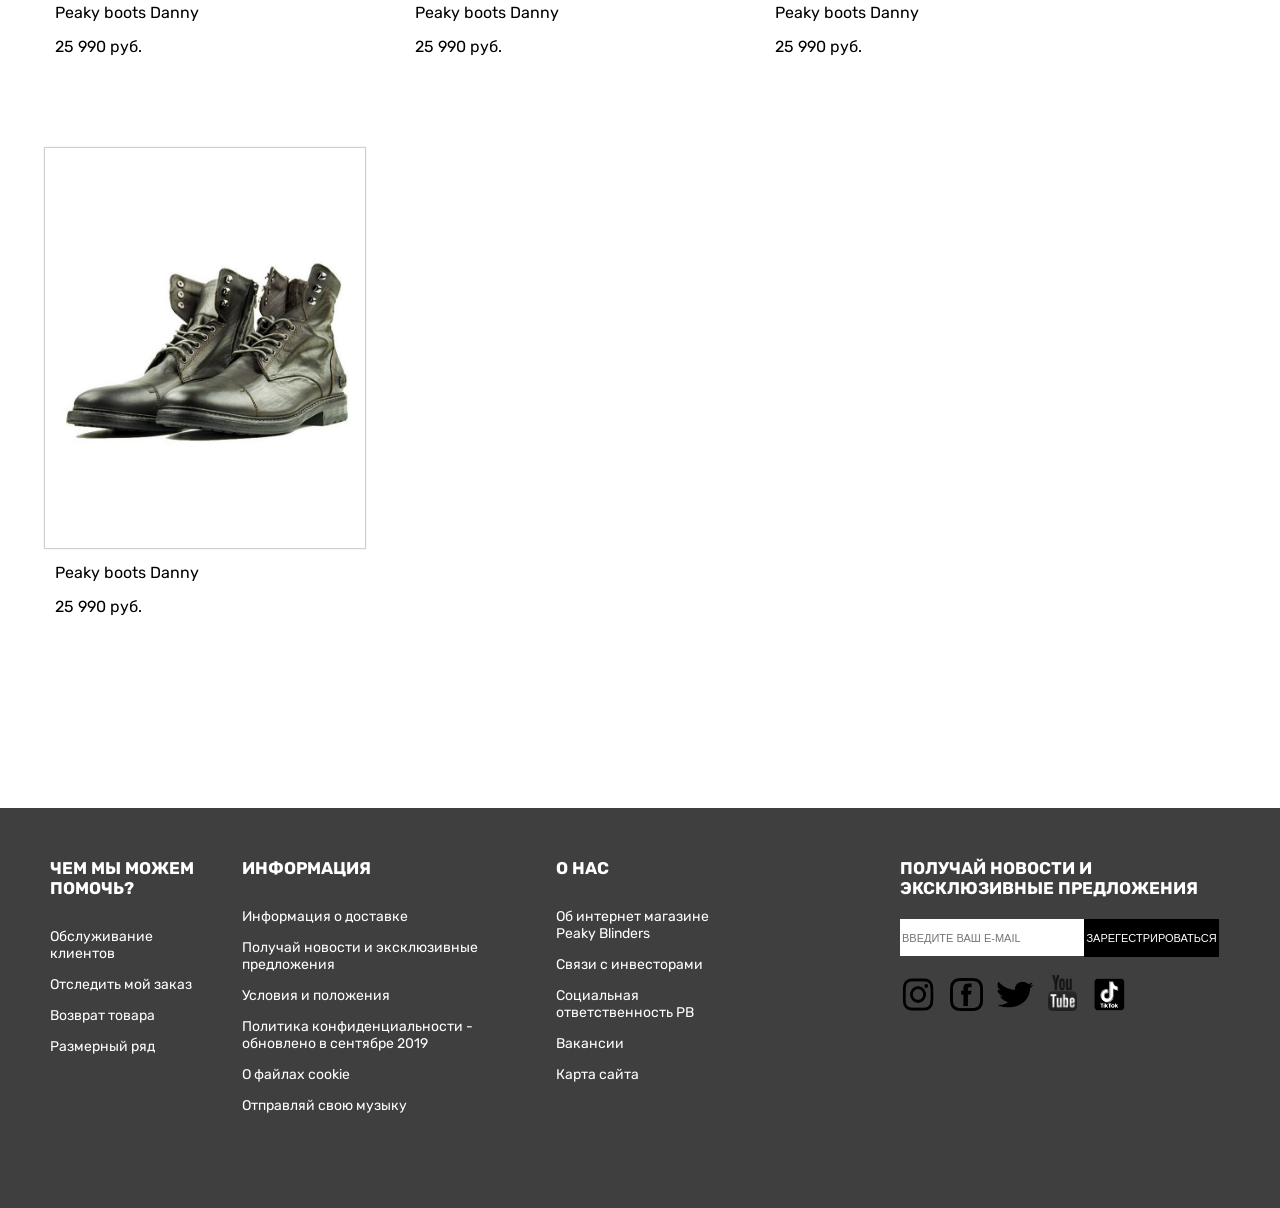
<file: 4. shoes-page/shoes-page.html>
<!DOCTYPE html>
<html lang="en">
<head>
    <meta charset="UTF-8">
    <meta http-equiv="X-UA-Compatible" content="IE=edge">
    <meta name="viewport" content="width=device-width, initial-scale=1.0">
    
    <link rel="preconnect" href="https://fonts.googleapis.com">
    <link rel="preconnect" href="https://fonts.gstatic.com" crossorigin>
    <link href="https://fonts.googleapis.com/css2?family=Road+Rage&display=swap" rel="stylesheet">
    
    <link rel="preconnect" href="https://fonts.googleapis.com">
    <link rel="preconnect" href="https://fonts.gstatic.com" crossorigin>
    <link href="https://fonts.googleapis.com/css2?family=Alumni+Sans:wght@800&family=Road+Rage&display=swap" rel="stylesheet">
    
    <link rel="preconnect" href="https://fonts.googleapis.com">
    <link rel="preconnect" href="https://fonts.gstatic.com" crossorigin>
    <link href="https://fonts.googleapis.com/css2?family=Alumni+Sans:wght@800&family=Road+Rage&family=Rubik:wght@300&display=swap" rel="stylesheet">
    
    <link rel="stylesheet" href="shoes-pageStyles.css">
    <link rel="stylesheet" href="../animate.css">
    <title>Shoes</title>
</head>
<body>
    <div class="logoBlock">
        <div class="PBlogo">
        <a href="index.html"><p>Peaky Blinders</p></a>
        </div>
        <div class="logoIcons">
            <a href="#"><img src="../img/icon-search-box-png-clipart.png" class="iconSearch" title="Поиск"></a>
            <a href="../enter-page/index.html"><img src="../img/img_391533.png" class="iconRegistr" title="Вход и регистрация"></a>
            <a href="../bag-page/index.html"><img src="../img/203987-200.png" class="iconBag" title="Просмотреть корзину"></a>
        </div>
    </div>
    
    <div class="capBlock">
        <div class="menu">
            <a href="../1. coats-page/coats-page.html"><p>ПАЛЬТО</p></a>
            <a href="../2. suits-page/suits-page.html"><p>КОСТЮМЫ</p></a>
            <a href="../3. accessories-page/accessories-page.html"><p>АКСЕССУАРЫ</p></a>
            <a href="shoes-page.html"><p>ОБУВЬ</p></a>
            <a href="../5. streetwear-page/streetwear-page.html"><p>STREETWEAR</p></a>
            <a href="../6. souvenirs-page/souvenirs-page.html"><p>СУВЕНИРЫ</p></a>
        </div>
    </div>
    <div class="pagePhoto wow fadeIn" data-wow-duration="3s">
        <img src="../img/peaky-blinders-ostrye-4366.jpg">
    </div>
    <div class="linksBlock">
        <div class="backLink">
            <img src="../img/c807954aad2ba3297050606ede709ec6.png">
            <a onclick="javascript:history.back(); return false;"><p>НАЗАД</p></a>
        </div>
        <a href="../index.html"><p>Главная</p></a>
        <p>/</p>
        <p>Обувь</p>
    </div>
    <div class="headingBlock">
        <h1>ОБУВЬ ПЕРСОНАЖЕЙ СЕРИАЛА</h1>
        <p>[7]</p>
    </div>
    
    <div class="productsBlock">
        <div class="productCard">
           <div class="cardPhoto">
           <a href="shoes_product-page/index.html"><img src="../img/shoes_photo.jpg"></a>
           </div>
           <a href="shoes_product-page/index.html"><p>Peaky boots Danny</p></a>
           <p>25 990 руб.</p>
        </div>
        <div class="productCard">
           <div class="cardPhoto">
           <a href="shoes_product-page/index.html"><img src="../img/shoes_photo.jpg"></a>
           </div>
           <a href="shoes_product-page/index.html"><p>Peaky boots Danny</p></a>
           <p>25 990 руб.</p>
        </div>
        <div class="productCard">
           <div class="cardPhoto">
           <a href="shoes_product-page/index.html"><img src="../img/shoes_photo.jpg"></a>
           </div>
           <a href="shoes_product-page/index.html"><p>Peaky boots Danny</p></a>
           <p>25 990 руб.</p>
        </div>
        <div class="productCard">
           <div class="cardPhoto">
           <a href="shoes_product-page/index.html"><img src="../img/shoes_photo.jpg"></a>
           </div>
           <a href="shoes_product-page/index.html"><p>Peaky boots Danny</p></a>
           <p>25 990 руб.</p>
        </div>
        <div class="productCard">
           <div class="cardPhoto">
           <a href="shoes_product-page/index.html"><img src="../img/shoes_photo.jpg"></a>
           </div>
           <a href="shoes_product-page/index.html"><p>Peaky boots Danny</p></a>
           <p>25 990 руб.</p>
        </div>
        <div class="productCard">
           <div class="cardPhoto">
           <a href="shoes_product-page/index.html"><img src="../img/shoes_photo.jpg"></a>
           </div>
           <a href="shoes_product-page/index.html"><p>Peaky boots Danny</p></a>
           <p>25 990 руб.</p>
        </div>
        <div class="productCard">
           <div class="cardPhoto">
           <a href="shoes_product-page/index.html"><img src="../img/shoes_photo.jpg"></a>
           </div>
           <a href="shoes_product-page/index.html"><p>Peaky boots Danny</p></a>
           <p>25 990 руб.</p>
        </div>
        </div>
    
    <div class="endBlock">
        <div class="endBlockContent">
            <div class="help">
                <h1>ЧЕМ МЫ МОЖЕМ ПОМОЧЬ?</h1>
                <a href="#"><p>Обслуживание клиентов</p></a>
                <a href="#"><p>Отследить мой заказ</p></a>
                <a href="#"><p>Возврат товара</p></a>
                <a href="#"><p>Размерный ряд</p></a>
            </div>
            
            <div class="info">
                <h1>ИНФОРМАЦИЯ</h1>
                <a href="#"><p>Информация о доставке</p></a>
                <a href="#"><p>Получай новости и эксклюзивные предложения</p></a>
                <a href="#"><p>Условия и положения</p></a>
                <a href="#"><p>Политика конфиденциальности - обновлено в сентябре 2019</p></a>
                <a href="#"><p>О файлах cookie</p></a>
                <a href="#"><p>Отправляй свою музыку</p></a>
            </div>
            
            <div class="aboutUs">
                <h1>О НАС</h1>
                <a href="#"><p>Об интернет магазине Peaky Blinders</p></a>
                <a href="#"><p>Связи с инвесторами</p></a>
                <a href="#"><p>Социальная ответственность PB</p></a>
                <a href="#"><p>Вакансии</p></a>
                <a href="#"><p>Карта сайта</p></a>
            </div>
            
            <div class="getNewsAndOffers">
                <h1>ПОЛУЧАЙ НОВОСТИ И ЭКСКЛЮЗИВНЫЕ ПРЕДЛОЖЕНИЯ</h1>
                <div class="registrationForm">
                <form action="#" method="get" enctype="multipart/form-data">
                <input placeholder="Введите ваш e-mail" type="text" name="useremail" value=""/>
                <button type="submit">Зарегестрироваться</button>
                </form>
                </div>
                <div class="allLogos">
                <a href="#"><img src="../img/black-instagram-logo-png-2.png" class="instLogo" title="Инстаграм"></a>
                <a href="#"><img src="../img/5fd8aea8da3eb.png" class="facebookLogo" title="Фэйсбук"></a>
                <a href="#"><img src="../img/twitter-png-twitter-icon-1600.png" class="twitterLogo" title="Твиттер"></a>
                <a href="#"><img src="../img/77809-logo-youtube-transparent-free-photo-png.png" class="youtubeLogo" title="Ютуб"></a>
                <a href="#"><img src="../img/Tik-Tok-Logo-Wallpaper-15-2048x1365.png" class="tikTokLogo" title="Тик-Ток"></a>
                </div>
            </div>
        </div>
    </div>
    
    <script src="../wow.min.js"></script>
              <script>
              new WOW().init();
     </script>
    
</body>
</html>
</file>
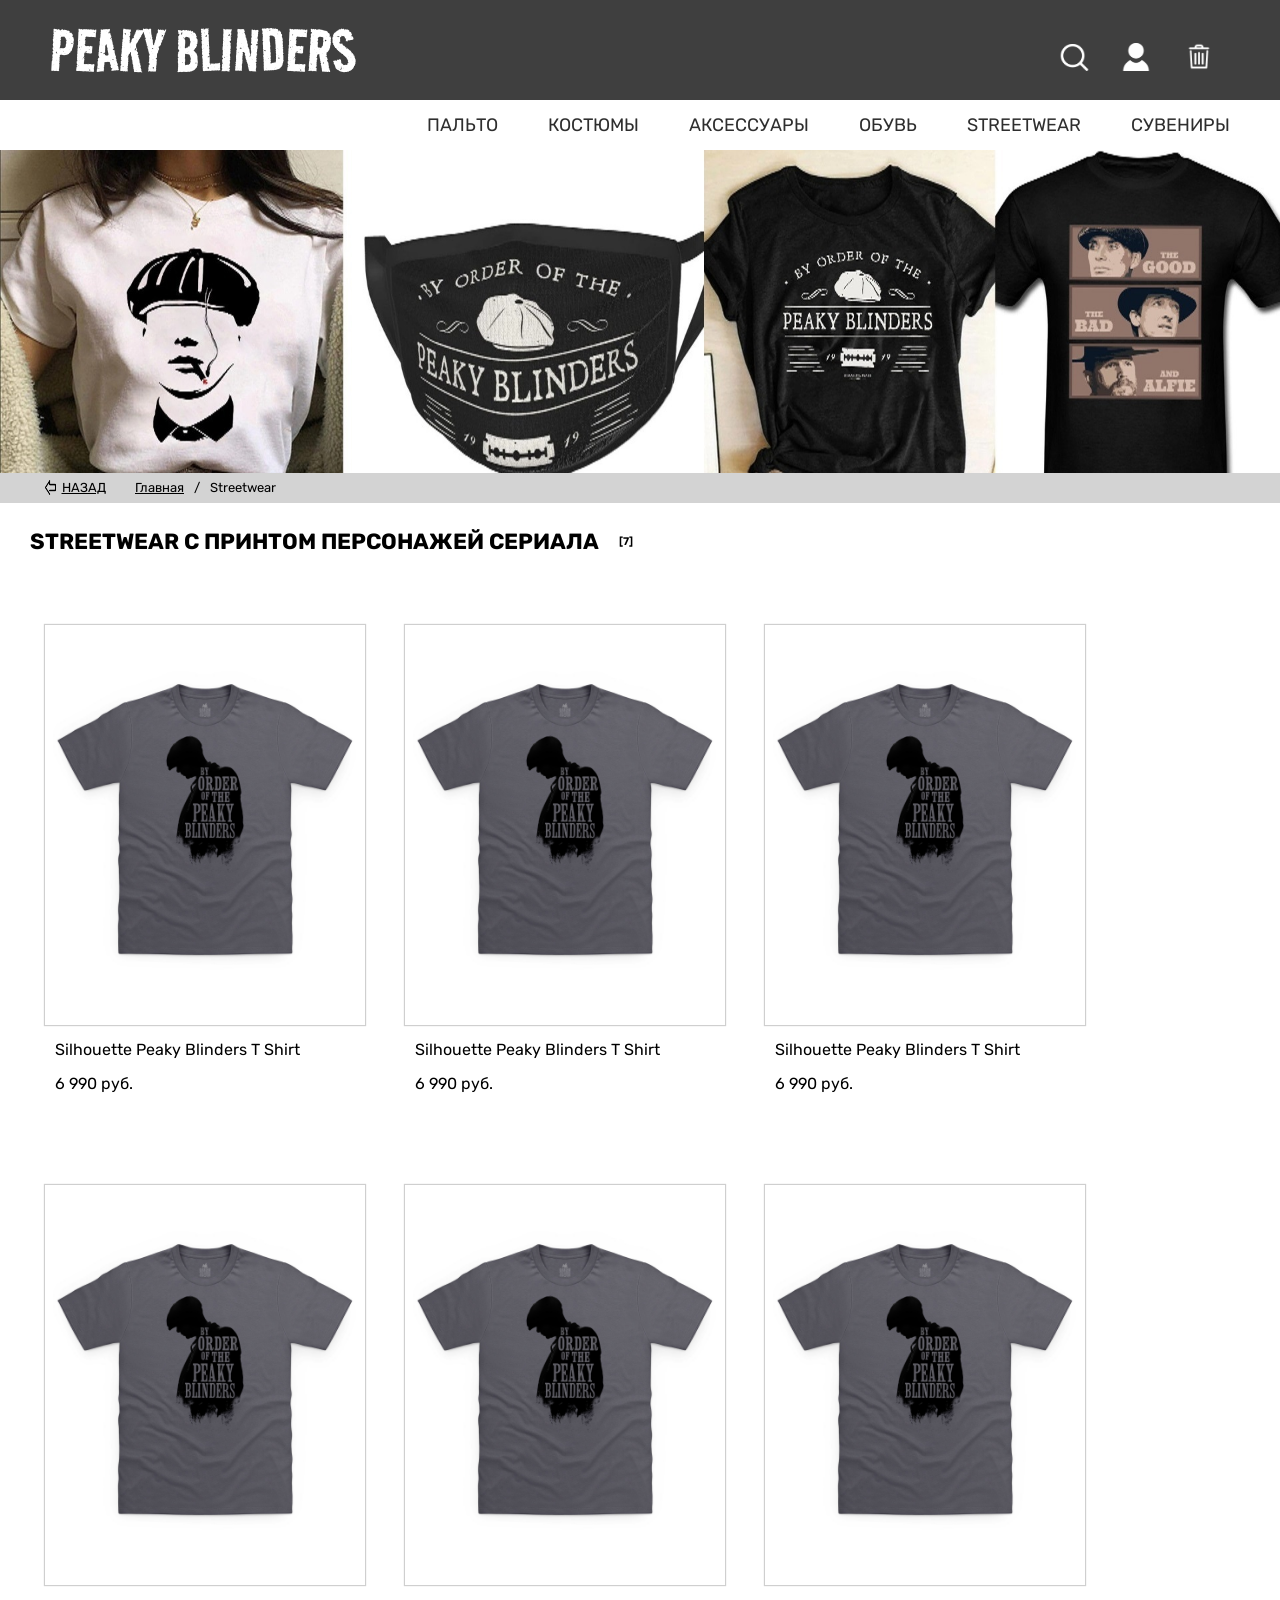
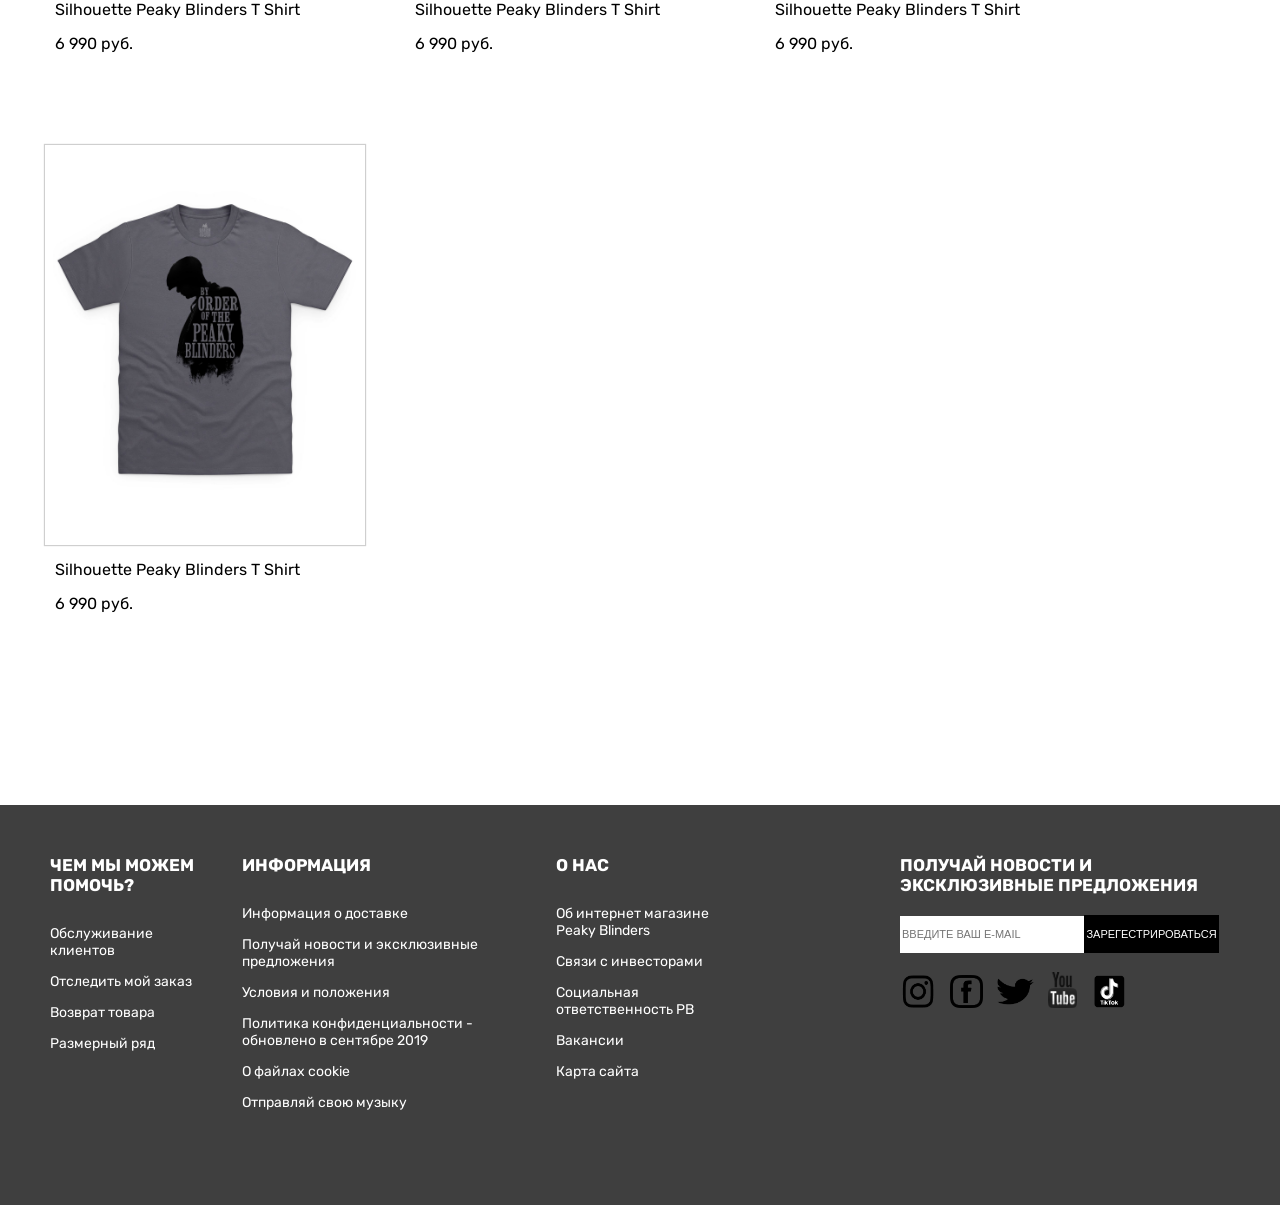
<file: 5. streetwear-page/streetwear-page.html>
<!DOCTYPE html>
<html lang="en">
<head>
    <meta charset="UTF-8">
    <meta http-equiv="X-UA-Compatible" content="IE=edge">
    <meta name="viewport" content="width=device-width, initial-scale=1.0">
    
    <link rel="preconnect" href="https://fonts.googleapis.com">
    <link rel="preconnect" href="https://fonts.gstatic.com" crossorigin>
    <link href="https://fonts.googleapis.com/css2?family=Road+Rage&display=swap" rel="stylesheet">
    
    <link rel="preconnect" href="https://fonts.googleapis.com">
    <link rel="preconnect" href="https://fonts.gstatic.com" crossorigin>
    <link href="https://fonts.googleapis.com/css2?family=Alumni+Sans:wght@800&family=Road+Rage&display=swap" rel="stylesheet">
    
    <link rel="preconnect" href="https://fonts.googleapis.com">
    <link rel="preconnect" href="https://fonts.gstatic.com" crossorigin>
    <link href="https://fonts.googleapis.com/css2?family=Alumni+Sans:wght@800&family=Road+Rage&family=Rubik:wght@300&display=swap" rel="stylesheet">
    
    <link rel="stylesheet" href="streetwear-pageStyles.css">
    <link rel="stylesheet" href="../animate.css">
    <title>Streetwear</title>
</head>
<body>
    <div class="logoBlock">
        <div class="PBlogo">
        <a href="../index.html"><p>Peaky Blinders</p></a>
        </div>
        <div class="logoIcons">
            <a href="#"><img src="../img/icon-search-box-png-clipart.png" class="iconSearch" title="Поиск"></a>
            <a href="../enter-page/index.html"><img src="../img/img_391533.png" class="iconRegistr" title="Вход и регистрация"></a>
            <a href="../bag-page/index.html"><img src="../img/203987-200.png" class="iconBag" title="Просмотреть корзину"></a>
        </div>
    </div>
    
    <div class="capBlock">
        <div class="menu">
            <a href="../1. coats-page/coats-page.html"><p>ПАЛЬТО</p></a>
            <a href="../2. suits-page/suits-page.html"><p>КОСТЮМЫ</p></a>
            <a href="../3. accessories-page/accessories-page.html"><p>АКСЕССУАРЫ</p></a>
            <a href="../4. shoes-page/shoes-page.html"><p>ОБУВЬ</p></a>
            <a href="streetwear-page.html"><p>STREETWEAR</p></a>
            <a href="../6. souvenirs-page/souvenirs-page.html"><p>СУВЕНИРЫ</p></a>
        </div>
    </div>
    <div class="pagePhoto wow fadeIn" data-wow-duration="3s">
        <img src="../img/street%20wear-photo.jpg">
    </div>
    <div class="linksBlock">
        <div class="backLink">
            <img src="../img/c807954aad2ba3297050606ede709ec6.png">
            <a onclick="javascript:history.back(); return false;"><p>НАЗАД</p></a>
        </div>
        <a href="../index.html"><p>Главная</p></a>
        <p>/</p>
        <p>Streetwear</p>
    </div>
    <div class="headingBlock">
        <h1>STREETWEAR С ПРИНТОМ ПЕРСОНАЖЕЙ СЕРИАЛА</h1>
        <p>[7]</p>
    </div>
    
    <div class="productsBlock">
        <div class="productCard">
           <div class="cardPhoto">
           <a href="streetwear_product-page/index.html"><img src="../img/t-shirt-photo.jpg"></a>
           </div>
           <a href="streetwear_product-page/index.html"><p>Silhouette Peaky Blinders T Shirt</p></a>
           <p>6 990 руб.</p>
        </div>
        <div class="productCard">
           <div class="cardPhoto">
           <a href="streetwear_product-page/index.html"><img src="../img/t-shirt-photo.jpg"></a>
           </div>
           <a href="streetwear_product-page/index.html"><p>Silhouette Peaky Blinders T Shirt</p></a>
           <p>6 990 руб.</p>
        </div>
        <div class="productCard">
           <div class="cardPhoto">
           <a href="streetwear_product-page/index.html"><img src="../img/t-shirt-photo.jpg"></a>
           </div>
           <a href="streetwear_product-page/index.html"><p>Silhouette Peaky Blinders T Shirt</p></a>
           <p>6 990 руб.</p>
        </div>
        <div class="productCard">
           <div class="cardPhoto">
           <a href="streetwear_product-page/index.html"><img src="../img/t-shirt-photo.jpg"></a>
           </div>
           <a href="streetwear_product-page/index.html"><p>Silhouette Peaky Blinders T Shirt</p></a>
           <p>6 990 руб.</p>
        </div>
        <div class="productCard">
           <div class="cardPhoto">
           <a href="streetwear_product-page/index.html"><img src="../img/t-shirt-photo.jpg"></a>
           </div>
           <a href="streetwear_product-page/index.html"><p>Silhouette Peaky Blinders T Shirt</p></a>
           <p>6 990 руб.</p>
        </div>
        <div class="productCard">
           <div class="cardPhoto">
           <a href="streetwear_product-page/index.html"><img src="../img/t-shirt-photo.jpg"></a>
           </div>
           <a href="streetwear_product-page/index.html"><p>Silhouette Peaky Blinders T Shirt</p></a>
           <p>6 990 руб.</p>
        </div>
        <div class="productCard">
           <div class="cardPhoto">
           <a href="streetwear_product-page/index.html"><img src="../img/t-shirt-photo.jpg"></a>
           </div>
           <a href="streetwear_product-page/index.html"><p>Silhouette Peaky Blinders T Shirt</p></a>
           <p>6 990 руб.</p>
        </div>
        </div>
    
    <div class="endBlock">
        <div class="endBlockContent">
            <div class="help">
                <h1>ЧЕМ МЫ МОЖЕМ ПОМОЧЬ?</h1>
                <a href="#"><p>Обслуживание клиентов</p></a>
                <a href="#"><p>Отследить мой заказ</p></a>
                <a href="#"><p>Возврат товара</p></a>
                <a href="#"><p>Размерный ряд</p></a>
            </div>
            
            <div class="info">
                <h1>ИНФОРМАЦИЯ</h1>
                <a href="#"><p>Информация о доставке</p></a>
                <a href="#"><p>Получай новости и эксклюзивные предложения</p></a>
                <a href="#"><p>Условия и положения</p></a>
                <a href="#"><p>Политика конфиденциальности - обновлено в сентябре 2019</p></a>
                <a href="#"><p>О файлах cookie</p></a>
                <a href="#"><p>Отправляй свою музыку</p></a>
            </div>
            
            <div class="aboutUs">
                <h1>О НАС</h1>
                <a href="#"><p>Об интернет магазине Peaky Blinders</p></a>
                <a href="#"><p>Связи с инвесторами</p></a>
                <a href="#"><p>Социальная ответственность PB</p></a>
                <a href="#"><p>Вакансии</p></a>
                <a href="#"><p>Карта сайта</p></a>
            </div>
            
            <div class="getNewsAndOffers">
                <h1>ПОЛУЧАЙ НОВОСТИ И ЭКСКЛЮЗИВНЫЕ ПРЕДЛОЖЕНИЯ</h1>
                <div class="registrationForm">
                <form action="#" method="get" enctype="multipart/form-data">
                <input placeholder="Введите ваш e-mail" type="text" name="useremail" value=""/>
                <button type="submit">Зарегестрироваться</button>
                </form>
                </div>
                <div class="allLogos">
                    <a href="#"><img src="../img/black-instagram-logo-png-2.png" class="instLogo" title="Инстаграм"></a>
                    <a href="#"><img src="../img/5fd8aea8da3eb.png" class="facebookLogo" title="Фэйсбук"></a>
                    <a href="#"><img src="../img/twitter-png-twitter-icon-1600.png" class="twitterLogo" title="Твиттер"></a>
                    <a href="#"><img src="../img/77809-logo-youtube-transparent-free-photo-png.png" class="youtubeLogo" title="Ютуб"></a>
                    <a href="#"><img src="../img/Tik-Tok-Logo-Wallpaper-15-2048x1365.png" class="tikTokLogo" title="Тик-Ток"></a>
                </div>
            </div>
        </div>
    </div>
    
    <script src="../wow.min.js"></script>
              <script>
              new WOW().init();
     </script>
    
</body>
</html>
</file>
<file: style.css>
body {
    margin: 0px;
    padding: 0px;
    overflow-y: scroll;
    overflow-x: hidden;
    font-family: 'Alumni Sans', sans-serif;
    background-color: #ffffff;
}

.logoBlock {
    height: 100px;
    background-color: #3f3f3f;
    font-size: 70px;
    font-family: 'Road Rage';
    display: flex;
    justify-content: space-between;
    align-items: center;
    text-transform: uppercase;
}
.PBlogo {
    width: 305px;
    margin: 0px 0px 0px 50px;
}
.PBlogo a {
    text-decoration: none;
    margin: 0px;
    padding: 0px;
    color: white;
}
.logoIcons {
    width: 180px;
    margin: 0px 50px 0px 0px;
}
.logoIcons img {
    transition: transform 0.3s;
}
.logoIcons img:hover {
    -webkit-transform: scale()1.1;
    -ms-transform: scale(1.1);
    transform: scale(1.1);
}
.iconSearch {
    width: 27%;
}
.iconRegistr {
    width: 28%;
}
.iconBag {
    width: 29%;
}
.registrationWindow {
    width: 245px;
    height: 130px;
    position: absolute;
    top: 74px;
    left: 1208px;
    background-color: white;
    text-align: center;
    font-family: 'Rubik', sans-serif;
    box-shadow: 0px 0px 0px 1px #000;
    opacity: 0;
    visibility: hidden;
}
.registrationWindow:target {
    opacity: 1;
    visibility: visible;
}
.registrationWindow h1 {
    font-size: 12px;
    margin: 20px 0px 25px 0px;
}
.registrationWindow a {
    font-size: 12px;
    text-decoration: none;
    color: #151515;
}
.registrationWindow a:hover {
    text-decoration: underline;
}
.registrationWindow p {
    font-size: 12px;
    margin: 0px 0px 22px 0px;
}
.capBlock {
    background-color: white;
    width: 100%;
    height: 50px;
    display: flex;
    align-items: center;
    justify-content: end;
    font-size: 18px;
    font-family: 'Rubik';
}
.capBlock a {
    text-decoration: none;
    color: #2e2e2e;
    margin: 0px 50px 0px 0px;
}
.capBlock a:hover {
    color: #000000;
    font-weight: 900;
}
.menu {
    display: flex;
}

.pagePhoto img {
    width: 100%;
}
.greyColorBlock {
    height: 781px;
    width: 100%;
    background-color: #3f3f3f;
    display: flex;
    justify-content: center;
    align-items: center;
}
.charactersText {
    font-size: 75px;
    height: 425px;
    width: 80px;
    display: flex;
    justify-content: center;
    align-items: center;
    color: white;
    writing-mode: vertical-lr;
    transform: rotate(-180deg);
}
.charactersPhotos {
    display: inline-block;
}
.threePhotosBlock {
    width: 900px;
    height: 390px;
    display: flex;
}
.threePhotosBlock img {
    height: 90%;
    margin: 20px;
}
.yourLookText {
    font-size: 65px;
    height: 600px;
    width: 200px;
    display: flex;
    justify-content: center;
    align-items: center;
    color: white;
    writing-mode: vertical-rl;
    text-align: center;
}
.whiteColorBlock {
    height: 756px;
    width: 100%;
    background-color: #ffffff;
    display: flex;
    justify-content: center;
    position: relative;
}
.whiteColorBlock img {
    width: 100%;
    margin: 90px 0px 0px 0px;
    box-shadow: 0px 0px 0px 40px #3f3f3f;
}
.firstPicture {
    width: 100%;
    height: 100%;
    object-fit: contain;
}
.clothesPicture {
    width: 100%;
    height: 100%;
    object-fit: contain;
}





.endBlock {
    height: 400px;
    width: 100%;
    background-color: #3f3f3f;
}
.endBlockContent {
    padding: 50px 50px 0px 50px;
    font-family: 'Rubik', sans-serif;
    color: white;
    display: flex;
    justify-content: space-between;
}
.endBlockContent h1 {
    font-size: 17px;
    margin: 0px 0px 30px 0px;
}
.endBlockContent p {
    font-size: 14px;
}
.endBlockContent a {
    color: white;
    text-decoration: none;
}
.endBlockContent a:hover {
    text-decoration: underline;
}
.help {
    margin: 0px 0px 0px 0px;
}
.info {
    margin: 0px 0px 0px 40px;
}
.aboutUs {
    margin: 0px 0px 0px 40px;
}
.getNewsAndOffers {
    margin: 0px 0px 0px 180px;
    width: 330px;
}
.getNewsAndOffers h1 {
    width: 330px;
    margin: 0px 0px 12px 0px;
}

.registrationForm {
    height: 55px;
    display: flex;
    align-items: center;
    margin: 0px 0px 10px 0px;
}
.registrationForm input {
    height: 35px;
    width: 180px;
    border: none;
    text-transform: uppercase;
    font-size: 11px;
}
.registrationForm input:active, :hover, :focus {
    outline: 0;
    outline-offset: 0;
}
.registrationForm button {
    height: 38px;
    width: 135px;
    padding: 0;
    background-color: #000;
    color: #fff;
    margin-left: -4px;
    border: none;
    text-transform: uppercase;
    font-size: 11px;
    cursor: pointer;
}
.registrationForm button:hover {
    background-color: #262626;
}
.instLogo {
    width: 11%;
    margin: 0px 10px 0px 0px;
}
.facebookLogo {
    width: 10%;
    margin: 0px 10px 0px 0px;
}
.twitterLogo {
    width: 11%;
    margin: 0px 10px 0px 0px;
}
.youtubeLogo {
    width: 9%;
    margin: 0px 10px 0px 0px;
}
.tikTokLogo {
    width: 11%;
}
</file>
<file: adaptive.css>
@media only screen and (max-width: 1200px) {
    .logoBlock {
        height: 90px;
        font-size: 60px;
    }
    .PBlogo {
        margin: 0px 0px 0px 35px;
    }
    .logoIcons {
        margin: 0px 20px 0px 0px;
    }
    .iconSearch {
        width: 25%;
    }
    .iconRegistr {
        width: 26%;
    }
    .iconBag {
        width: 27%;
    }
    .capBlock {
        height: 47px;
        font-size: 15px;
    }
    .capBlock a {
        margin: 0px 35px 0px 0px;
    }
    .charactersText {
        font-size: 60px;
    }
    .yourLookText {
        font-size: 55px;
    }
    .threePhotosBlock {
        width: 755px;
        height: 330px;
    }
    .threePhotosBlock img {
        height: 85%;
    }
    .yourLookText {
        width: 140px;
    }
    .whiteColorBlock {
        text-align: center;
        height: 100%;
    }
    .whiteColorBlock img {
        width: 85%;
        margin: 80px 0px 80px 0px;
    }
    .endBlock {
        height: 380px;
    }
    .endBlockContent h1 {
        font-size: 13px;
        margin: 0px 0px 20px 0px;
    }
    .endBlockContent p {
        font-size: 12px;
    }
    .registrationForm input {
        height: 33px;
        width: 165px;
        font-size: 9px;
    }
    .registrationForm button {
        height: 35px;
        width: 115px;
        font-size: 9px;
    }

}

@media only screen and (max-width: 970px) {
    .logoBlock {
        height: 75px;
        font-size: 50px;
    }
    .PBlogo {
        margin: 0px 0px 0px 25px;
    }
    .logoIcons {
        margin: 0px 0px 0px 0px;
    }
    .iconSearch {
        width: 22%;
    }
    .iconRegistr {
        width: 23%;
    }
    .iconBag {
        width: 24%;
    }
    .capBlock {
        height: 40px;
        font-size: 12px;
    }
    .capBlock a {
        margin: 0px 20px 0px 0px;
    }
    .greyColorBlock {
        height: 700px;
    }
    .charactersText {
        font-size: 45px;
        width: 50px;
    }
    .threePhotosBlock {
        width: 650px;
        height: 284px;
    }
    .threePhotosBlock img {
        height: 83%;
    }
    .yourLookText {
        font-size: 45px;
        width: 105px;
    }
    .whiteColorBlock img {
        width: 70%;
        margin: 100px 0px 100px 0px;
    }
    .endBlockContent h1 {
        font-size: 12px;
        margin: 0px 0px 15px 0px;
    }
    .endBlockContent p {
        font-size: 11px;
    }
    .getNewsAndOffers {
        margin: 0px 0px 0px 100px;
        width: 330px;
    }
    .getNewsAndOffers h1 {
        width: 300px;
    }
    .registrationForm {
        margin: 0px 0px 0px 0px;
    }
    .registrationForm input {
        height: 30px;
        width: 155px;
        font-size: 8px;
    }
    .registrationForm button {
        height: 33px;
        width: 115px;
        font-size: 9px;
    }
    .instLogo {
        width: 9%;
        margin: 0px 7px 0px 0px;
    }
    .facebookLogo {
        width: 8%;
        margin: 0px 7px 0px 0px;
    }
    .twitterLogo {
        width: 9%;
        margin: 0px 7px 0px 0px;
    }
    .youtubeLogo {
        width: 7%;
        margin: 0px 7px 0px 0px;
    }
    .tikTokLogo {
        width: 9%;
    }
}

@media only screen and (max-width: 830px) {
    .charactersText {
        font-size: 40px;
        width: 50px;
    }
    .threePhotosBlock {
        width: 610px;
        height: 260px;
    }
    .threePhotosBlock img {
        height: 87%;
        margin: 0px 15px 0px 15px;
    }
    .yourLookText {
        font-size: 40px;
        height: 400px;
        width: 85px;
    }
    .getNewsAndOffers {
        margin: 0px 0px 0px 80px;
        width: 290px;
    }
    .getNewsAndOffers h1 {
        width: 280px;
    }
    .registrationForm input {
        height: 28px;
        width: 145px;
        font-size: 7px;
    }
    .registrationForm button {
        height: 31px;
        width: 100px;
        font-size: 8px;
    }
}

@media only screen and (max-width: 768px) {
    .logoBlock {
        height: 65px;
        font-size: 45px;
    }
    .PBlogo {
        margin: 0px 0px 0px 25px;
        width: 200px;
    }
    .logoIcons {
        width: 150px;
    }
    .capBlock {
        height: 35px;
        font-size: 10px;
    }
    .capBlock a {
        margin: 0px 13px 0px 0px;
    }
    .greyColorBlock {
        height: 580px;
    }
    .charactersText {
        font-size: 35px;
        width: 30px;
        height: 160px;
    }
    .threePhotosBlock {
        width: 535px;
        height: 240px;
    }
    .threePhotosBlock img {
        margin: 0px 10px 0px 10px;
    }
    .yourLookText {
        font-size: 35px;
        height: 370px;
        width: 75px;
    }
    .endBlock {
        height: 270px;
    }
    .endBlockContent {
        padding: 30px 35px 0px 35px;
    }
    .endBlockContent h1 {
        font-size: 10px;
        margin: 0px 0px 10px 0px;
    }
    .endBlockContent p {
        font-size: 9px;
    }
    .getNewsAndOffers {
        margin: 0px 0px 0px 100px;
        width: 225px;
    }
    .getNewsAndOffers h1 {
        width: 225px;
    }
    .registrationForm {
        height: 40px;
        margin: 0px 0px 5px 0px;
    }
    .registrationForm input {
        height: 25px;
        width: 130px;
        font-size: 6px;
    }
    .registrationForm button {
        height: 28px;
        width: 87px;
        font-size: 7px;
    }
    .instLogo {
        width: 8%;
        margin: 0px 7px 0px 0px;
    }
    .facebookLogo {
        width: 7%;
        margin: 0px 7px 0px 0px;
    }
    .twitterLogo {
        width: 8%;
        margin: 0px 7px 0px 0px;
    }
    .youtubeLogo {
        width: 6%;
        margin: 0px 7px 0px 0px;
    }
    .tikTokLogo {
        width: 8%;
    }
}

@media only screen and (max-width: 480px) {
    .pagePhoto {
        height: 700px;
        background-image: url('img/EGILc5dWoAAqsVO.jpg');
        background-size: 104%;
        background-position-x: center;
        background-repeat: no-repeat;
    }
    .pagePhoto img {
        display: none;
    }
    .greyColorBlock {
        height: 560px;
        text-align: center;
        flex-direction: column;
        justify-content: flex-start;
    }
    .charactersText {
        font-size: 35px;
        height: 40px;
        width: 150px;
        display: block;
        writing-mode: unset;
        transform: none;
        margin: 20px 0px 10px 0px;
    }
    .charactersText p {
        margin: 0;
    }
    .threePhotosBlock {
        width: 430px;
        height: 185px;
    }
    .threePhotosBlock img {
        height: 89%;
        margin: 10px 10px 10px 10px;
    }
    .yourLookText {
        font-size: 35px;
        height: 80px;
        width: 375px;
        display: block;
        writing-mode: unset;
        transform: none;
    }
    .yourLookText p {
        margin: 0;
    }
}

@media only screen and (max-width: 320px) {}
</file>
<file: enter-page/style.css>
body {
    margin: 0px;
    padding: 0px;
    overflow-y: scroll;
    overflow-x: hidden;
    font-family: 'Alumni Sans', sans-serif;
    background-color: #ffffff;
}

.logoBlock {
    height: 100px;
    background-color: #3f3f3f;
    font-size: 70px;
    font-family: 'Road Rage';
    display: flex;
    justify-content: space-between;
    align-items: center;
    text-transform: uppercase;
}
.PBlogo {
    width: 305px;
    margin: 0px 0px 0px 50px;
}
.PBlogo a {
    text-decoration: none;
    margin: 0px;
    padding: 0px;
    color: white;
}
.logoIcons {
    width: 180px;
    margin: 0px 50px 0px 0px;
}
.logoIcons img {
    transition: transform 0.3s;
}
.logoIcons img:hover {
    -webkit-transform: scale()1.1;
    -ms-transform: scale(1.1);
    transform: scale(1.1);
}
.iconSearch {
    width: 27%;
}
.iconRegistr {
    width: 28%;
}
.iconBag {
    width: 29%;
}
.capBlock {
    background-color: lightgrey;
    width: 100%;
    height: 50px;
    display: flex;
    align-items: center;
    justify-content: end;
    font-size: 18px;
    font-family: 'Rubik';
}
.capBlock a {
    text-decoration: none;
    color: #2e2e2e;
    margin: 0px 50px 0px 0px;
}
.capBlock a:hover {
    color: #000000;
    font-weight: 900;
}
.menu {
    display: flex;
}
.headingBlock h1 {
    font-family: 'Rubik', sans-serif;
    margin: 20px 0px 0px 100px;
    font-size: 25px;
}
.content {
    display: flex;
    justify-content: flex-start;
    height: 410px;
    padding: 0px 100px 0px 100px;
}
.content p {
    font-size: 14px;
    font-family: 'Rubik', sans-serif;
    font-weight: 600;
    color: #2e2e2e;
}
.leftColumn {
    width: 50%;
    height: 380px;
    margin: 20px 0px 0px 0px;
}
.enterHeading {
    width: 90%;
    height: 40px;
    background-color: lightgrey;
    display: flex;
    align-items: center;
    padding: 0px 0px 0px 20px;
}
.formBlock {
    width: 80%;
    padding: 0px 30px 0px 30px;
    margin: 30px 0px 0px 0px;
}
.formBlock p {
    margin: 5px 0px 7px 0px;
}
input[type="text"] {
    width: 98%;
    height: 35px;
    margin: 0px 0px 20px 0px;
}
input[type="password"] {
    width: 98%;
    height: 35px;
}
.resetPasswordLink {
    width: 100%;
    display: flex;
    justify-content: end;
    margin: 20px 0px 0px 0px;
}
.resetPasswordLink a {
    font-family: 'Rubik', sans-serif;
    font-weight: 600;
    color: #2e2e2e;
    font-size: 12px;
}
.resetPasswordLink a:hover {
    color: #000000;
}
.formButtons {
    height: 120px;
    display: flex;
    align-items: center;
    justify-content: space-between;
}
.formButtons p {
    margin: 0px 0px 0px 5px;
    font-size: 12px;
}
input[type="checkbox"] {
    width: 20px;
    height: 20px;
}
.rememberMeCheckbox {
    display: flex;
    align-items: center;
}
.enterHeading {
    width: 90%;
    height: 40px;
    background-color: lightgrey;
    display: flex;
    align-items: center;
    padding: 0px 0px 0px 20px;
}
.formButtons button {
    height: 40px;
    width: 250px;
    padding: 0;
    background-color: #000000;
    color: #ffffff;
    margin-left: 0px;
    border: none;
    box-shadow: 0px 0px 0px 1px #000;
    text-transform: uppercase;
    font-size: 14px;
    cursor: pointer;
}
.formButtons button:hover {
    background-color: #191919;
    font-weight: 500;
}
.rightColumn {
    width: 50%;
    height: 380px;
    margin: 20px 0px 0px 0px;
}
.rightColumnText {
    width: 80%;
    margin: 30px 0px 0px 30px;
}
.rightColumnButton {
    width: 90%;
    height: 100px;
    display: flex;
    justify-content: flex-end;
    align-items: center;
}
.rightColumnButton button {
    height: 40px;
    width: 250px;
    padding: 0;
    background-color: #000000;
    color: #ffffff;
    margin-left: 0px;
    border: none;
    box-shadow: 0px 0px 0px 1px #000;
    text-transform: uppercase;
    font-size: 14px;
    cursor: pointer;
}
.rightColumnButton button:hover {
    background-color: #191919;
    font-weight: 500;
}
.facebookButton {
    display: flex;
    justify-content: center;
    align-items: center;
    font-family: 'Rubik', sans-serif;
    font-size: 15px;
    font-weight: 600;
}
.facebookButton button {
    height: 40px;
    width: 180px;
    padding: 0;
    background-color: #3b5998;
    color: #ffffff;
    margin: 0px 0px 0px 20px;
    border: none;
    font-size: 18px;
    cursor: pointer;
    text-decoration: none;
}
.facebookButton button:hover {
    background-color: #5d75a7;
    font-weight: 500;
}
.agreementText {
    display: flex;
    justify-content: center;
    font-family: 'Rubik', sans-serif;
    font-size: 12px;
    margin: 0px 0px 70px 0px;
}
.agreementText a {
    color: #000;
}
.agreementText a:hover {
    font-weight: 600;
}





.endBlock {
    height: 400px;
    width: 100%;
    background-color: #3f3f3f;
}
.endBlockContent {
    padding: 50px 50px 0px 50px;
    font-family: 'Rubik', sans-serif;
    color: white;
    display: flex;
    justify-content: space-between;
}
.endBlockContent h1 {
    font-size: 17px;
    margin: 0px 0px 30px 0px;
}
.endBlockContent p {
    font-size: 14px;
}
.endBlockContent a {
    color: white;
    text-decoration: none;
}
.endBlockContent a:hover {
    text-decoration: underline;
}
.help {
    margin: 0px 0px 0px 0px;
}
.info {
    margin: 0px 0px 0px 40px;
}
.aboutUs {
    margin: 0px 0px 0px 40px;
}
.getNewsAndOffers {
    margin: 0px 0px 0px 180px;
    width: 330px;
}
.getNewsAndOffers h1 {
    width: 330px;
    margin: 0px 0px 12px 0px;
}

.registrationForm {
    height: 55px;
    display: flex;
    align-items: center;
    margin: 0px 0px 10px 0px;
}
.registrationForm input {
    height: 35px;
    width: 180px;
    border: none;
    text-transform: uppercase;
    font-size: 11px;
}
.registrationForm input:active, :hover, :focus {
    outline: 0;
    outline-offset: 0;
}
.registrationForm button {
    height: 38px;
    width: 135px;
    padding: 0;
    background-color: #000;
    color: #fff;
    margin-left: -4px;
    border: none;
    text-transform: uppercase;
    font-size: 11px;
    cursor: pointer;
}
.registrationForm button:hover {
    background-color: #262626;
}
.instLogo {
    width: 11%;
    margin: 0px 10px 0px 0px;
}
.facebookLogo {
    width: 10%;
    margin: 0px 10px 0px 0px;
}
.twitterLogo {
    width: 11%;
    margin: 0px 10px 0px 0px;
}
.youtubeLogo {
    width: 9%;
    margin: 0px 10px 0px 0px;
}
.tikTokLogo {
    width: 11%;
}
</file>
<file: registration-page/style.css>
body {
    margin: 0px;
    padding: 0px;
    overflow-y: scroll;
    overflow-x: hidden;
    font-family: 'Alumni Sans', sans-serif;
    background-color: #ffffff;
}

.logoBlock {
    height: 100px;
    background-color: #3f3f3f;
    font-size: 70px;
    font-family: 'Road Rage';
    display: flex;
    justify-content: space-between;
    align-items: center;
    text-transform: uppercase;
}
.PBlogo {
    width: 305px;
    margin: 0px 0px 0px 50px;
}
.PBlogo a {
    text-decoration: none;
    margin: 0px;
    padding: 0px;
    color: white;
}
.logoIcons {
    width: 180px;
    margin: 0px 50px 0px 0px;
}
.logoIcons img {
    transition: transform 0.3s;
}
.logoIcons img:hover {
    -webkit-transform: scale()1.1;
    -ms-transform: scale(1.1);
    transform: scale(1.1);
}
.iconSearch {
    width: 27%;
}
.iconRegistr {
    width: 28%;
}
.iconBag {
    width: 29%;
}
.capBlock {
    background-color: lightgrey;
    width: 100%;
    height: 50px;
    display: flex;
    align-items: center;
    justify-content: end;
    font-size: 18px;
    font-family: 'Rubik';
}
.capBlock a {
    text-decoration: none;
    color: #2e2e2e;
    margin: 0px 50px 0px 0px;
}
.capBlock a:hover {
    color: #000000;
    font-weight: 900;
}
.menu {
    display: flex;
}
.headingBlock {
    width: 100%;
    text-align: center;
}
.headingBlock h1 {
    font-family: 'Rubik', sans-serif;
    margin: 20px 0px 0px 0px;
    font-size: 25px;
}
.content {
    font-family: 'Rubik', sans-serif;
    padding: 0px 100px 0px 100px;
    text-align: center;
}

.facebookRegistr {
    width: 30%;
    display: inline-block;
    text-align: center;
    font-size: 13px;
}
.facebookRegistr a {
    text-decoration: underline;
    color: #000;
}
.registrHelpHeading {
    font-size: 15px;
    font-weight: 600;
}
.facebookRegistr button {
    height: 40px;
    width: 180px;
    padding: 0;
    background-color: #3b5998;
    color: #ffffff;
    margin: 0px 0px 0px 20px;
    border: none;
    font-size: 18px;
    cursor: pointer;
    text-decoration: none;
}
.facebookRegistr button:hover {
    background-color: #5d75a7;
    font-weight: 500;
}
.orBlock {
    display: flex;
    justify-content: center;
    align-items: center;
    font-weight: 600;
}
.orBlock p {
    margin: 0px 20px 0px 20px;
}
.firstLine {
    height: 1px;
    width: 12%;
    background-color: lightgrey;
}
.secondLine {
    height: 1px;
    width: 12%;
    background-color: lightgrey;
}
.emailRegistr {
    display: flex;
    justify-content: center;
    width: 100%;
    text-align: center;
    margin: 20px 0px 0px 0px;
}
.emailRegistr h1 {
   font-size: 16px;
   font-weight: 600;
   margin: 0px 0px 30px 0px;
}
.emailRegistr h2 {
   font-size: 13px;
   font-weight: 600;
   text-align: left;
}
.emailRegistr h3 {
   font-size: 12px;
   text-align: left;
   font-weight: 100;
}
.levelinkBlock {
    display: flex;
    justify-content: center;
    border-bottom: 1px solid lightgray;
    width: 700px;
}
.userInfo {
    width: 600px;
}
.userInfo select {
    height: 40px;
    width: 600px;
    padding: 10px;
    border: 1px solid lightgrey;
    margin: 0px 0px 10px 0px;
}
.userInfo input {
    height: 40px;
    width: 588px;
    border: 1px solid lightgrey;
    margin: 0px 0px 10px 0px;
    padding: 0px 0px 0px 10px;
}
.lines {
    display: flex;
    margin: 0px 0px 0px 0px;
}
.lines p {
    width: 150px;
    font-size: 12px;
    margin: 0;
    text-align: left;
}
.lines select {
    height: 40px;
    width: 100px;
    padding: 10px;
    border: 1px solid lightgrey;
    margin: 0px 20px 0px 0px;
}
.daysScroll {
    max-height: 200px;
}
.yearScroll {
    max-height: 200px;
}
.passHint {
    margin: -8px 0px 24px 0px;
    font-size: 14px;
    text-align: left;
}
.alertsBlock {
    margin: 40px 0px 0px 0px;
    font-size: 13px;
    text-align: left;
}
.checkboxAlerts {
    display: flex;
    align-items: center;
    margin: 0px 0px 15px 0px;
}
.checkboxAlerts p {
    margin: 0px 0px 0px 10px;
}
input[type="checkbox"] {
    width: 20px;
    height: 20px;
    margin: 0;
}
.requirementLinks {
    text-align: end;
}
.requirementLinks a {
    color: #000;
}
.requirementLinks p {
    margin: 0px 0px 30px 0px;
}
.mainButtonRegistr {
    margin: 30px 0px 50px 0px;
    text-align: end;
}
.mainButtonRegistr button {
    height: 40px;
    width: 250px;
    padding: 0;
    background-color: #000000;
    color: #ffffff;
    margin-left: 0px;
    border: none;
    text-transform: uppercase;
    font-size: 14px;
    cursor: pointer;
}
.mainButtonRegistr button:hover {
    background-color: #191919;
    font-weight: 500;
}






.endBlock {
    height: 400px;
    width: 100%;
    background-color: #3f3f3f;
}
.endBlockContent {
    padding: 50px 50px 0px 50px;
    font-family: 'Rubik', sans-serif;
    color: white;
    display: flex;
    justify-content: space-between;
}
.endBlockContent h1 {
    font-size: 17px;
    margin: 0px 0px 30px 0px;
}
.endBlockContent p {
    font-size: 14px;
}
.endBlockContent a {
    color: white;
    text-decoration: none;
}
.endBlockContent a:hover {
    text-decoration: underline;
}
.help {
    margin: 0px 0px 0px 0px;
}
.info {
    margin: 0px 0px 0px 40px;
}
.aboutUs {
    margin: 0px 0px 0px 40px;
}
.getNewsAndOffers {
    margin: 0px 0px 0px 180px;
    width: 330px;
}
.getNewsAndOffers h1 {
    width: 330px;
    margin: 0px 0px 12px 0px;
}

.registrationForm {
    height: 55px;
    display: flex;
    align-items: center;
    margin: 0px 0px 10px 0px;
}
.registrationForm input {
    height: 35px;
    width: 180px;
    border: none;
    text-transform: uppercase;
    font-size: 11px;
}
.registrationForm input:active, :hover, :focus {
    outline: 0;
    outline-offset: 0;
}
.registrationForm button {
    height: 38px;
    width: 135px;
    padding: 0;
    background-color: #000;
    color: #fff;
    margin-left: -4px;
    border: none;
    text-transform: uppercase;
    font-size: 11px;
    cursor: pointer;
}
.registrationForm button:hover {
    background-color: #262626;
}
.instLogo {
    width: 11%;
    margin: 0px 10px 0px 0px;
}
.facebookLogo {
    width: 10%;
    margin: 0px 10px 0px 0px;
}
.twitterLogo {
    width: 11%;
    margin: 0px 10px 0px 0px;
}
.youtubeLogo {
    width: 9%;
    margin: 0px 10px 0px 0px;
}
.tikTokLogo {
    width: 11%;
}
</file>
<file: 1. coats-page/coat_product-page/style.css>
body {
    margin: 0px;
    padding: 0px;
    overflow-y: scroll;
    overflow-x: hidden;
    font-family: 'Rubik';
    background-color: #3f3f3f;
}

.logoBlock {
    height: 100px;
    background-color: #3f3f3f;
    font-size: 70px;
    font-family: 'Road Rage';
    display: flex;
    justify-content: space-between;
    align-items: center;
    text-transform: uppercase;
}
.PBlogo {
    width: 305px;
    margin: 0px 0px 0px 50px;
}
.PBlogo a {
    text-decoration: none;
    margin: 0px;
    padding: 0px;
    color: white;
}
.logoIcons {
    width: 180px;
    margin: 0px 50px 0px 0px;
}
.logoIcons img {
    transition: transform 0.3s;
}
.logoIcons img:hover {
    -webkit-transform: scale()1.1;
    -ms-transform: scale(1.1);
    transform: scale(1.1);
}
.iconSearch {
    width: 27%;
}
.iconRegistr {
    width: 28%;
}
.iconBag {
    width: 29%;
}
.capBlock {
    background-color: white;
    width: 100%;
    height: 50px;
    display: flex;
    align-items: center;
    justify-content: end;
    font-size: 18px;
    font-family: 'Rubik';
}
.capBlock a {
    text-decoration: none;
    color: #2e2e2e;
    margin: 0px 50px 0px 0px;
}
.capBlock a:hover {
    color: #000000;
    font-weight: 900;
}
.menu {
    display: flex;
}
.pagePhoto img {
    width: 100%;
}
.linksBlock {
    width: 100%;
    height: 30px;
    display: flex;
    align-items: center;
    font-family: 'Rubik';
    font-size: 13px;
    color: #000000;
    background-color: lightgrey;
}
.linksBlock a {
    color: black;
    text-decoration: underline;
    margin: 0px 0px 0px 0px;
}
.linksBlock a:hover {
    color: #000000;
    font-weight: 900;
}
.linksBlock p {
    margin: 0px 10px 0px 0px;
}
.backLink {
    display: flex;
    width: 70px;
    margin: 0px 20px 0px 45px;
}
.backLink img {
    width: 15%;
}
.backLink a {
    margin: 0px 0px 0px 6px;
    cursor: pointer;
}


/* Basic Styling */
html, body {
  height: 100%;
  width: 100%;
  margin: 0;
}

.container {
  max-width: 1200px;
  margin: 0 auto;
  padding: 15px;
  display: flex;
  background-color: #3f3f3f;
}

/* Columns */
.left-column {
  width: 65%;
  position: relative;
}

.right-column {
  width: 35%;
  margin-top: 60px;
}


/* Left Column */
.left-column img {
  width: 80%;
  position: absolute;
  left: 0px;
  top: 20px;
  opacity: 0;
  transition: all 0.3s ease;
  box-shadow: 0px 0px 2px 0px #000;
}

.left-column img.active {
  opacity: 1;
}

/* Right Column */

/* Product Description */
.product-description {
  border-bottom: 1px solid #E1E8EE;
  margin-bottom: 20px;
  color: #ffffff;
}
.product-description span {
  font-size: 12px;
  color: #358ED7;
  letter-spacing: 1px;
  text-transform: uppercase;
  text-decoration: none;
}
.product-description h1 {
  font-weight: 300;
  font-size: 36px;
  letter-spacing: -2px;
}
.product-description p {
  font-size: 16px;
  font-weight: 300;
  color: #ffffff;
  line-height: 24px;
}

/* Product Configuration */
.product-color span,
.size-config span {
  font-size: 14px;
  font-weight: 400;
  color: #ffffff;
  margin-bottom: 20px;
  display: inline-block;
}

/* Product Color */
.product-color {
  margin-bottom: 30px;
}

.color-choose div {
  display: inline-block;
}

.color-choose input[type="radio"] {
  display: none;
}

.color-choose input[type="radio"] + label span {
  display: inline-block;
  width: 40px;
  height: 40px;
  margin: -1px 4px 0 0;
  vertical-align: middle;
  cursor: pointer;
  border-radius: 50%;
}

.color-choose input[type="radio"] + label span {
  border: 2px solid #FFFFFF;
  box-shadow: 0 1px 3px 0 rgba(0,0,0,0.33);
}

.color-choose input[type="radio"]#dark-grey + label span {
  background-color: #7e7e7e;
}
.color-choose input[type="radio"]#light-grey + label span {
  background-color: #9d9d9d;
}
.color-choose input[type="radio"]#black + label span {
  background-color: #323232;
}

.color-choose input[type="radio"]:checked + label span {
  background-image: url(img/check-icn.svg);
  background-repeat: no-repeat;
  background-position: center;
}

/* Cable Configuration */
.size-choose {
  margin-bottom: 20px;
}

.size-choose button {
  border: 2px solid #E1E8EE;
  border-radius: 6px;
  padding: 10px 15px;
  font-size: 14px;
  color: #5E6977;
  background-color: #fff;
  cursor: pointer;
  transition: all .5s;
}

.size-choose button:hover,
.size-choose button:active,
.size-choose button:focus {
  border: 2px solid #6a6a6a;
  color: #151515;
  outline: none;
  background-color: #a0a0a0;
  font-size: 16px;
}

.size-config {
  border-bottom: 1px solid #E1E8EE;
  margin-bottom: 20px;
}

.size-config a {
  color: #ffffff;
  text-decoration: none;
  font-size: 12px;
  position: relative;
  margin: 10px 0;
  display: inline-block;
}
.size-config a:before {
  content: "?";
  height: 15px;
  width: 15px;
  border-radius: 50%;
  border: 2px solid rgba(255, 255, 255, 0.5);
  display: inline-block;
  text-align: center;
  line-height: 16px;
  opacity: 1;
  margin-right: 5px;
}

/* Product Price */
.product-price {
  display: flex;
  align-items: center;
  border-bottom: 1px solid #E1E8EE;
}

.product-price span {
  font-size: 26px;
  font-weight: 300;
  color: #ffffff;
  margin-right: 20px;
  margin-bottom: 20px;
}

.cart-btn {
  display: inline-block;
  background-color: #939393;
  border-radius: 6px;
  font-size: 16px;
  color: #FFFFFF;
  text-decoration: none;
  padding: 12px 30px;
  transition: all .5s;
  margin-bottom: 20px;
}
.cart-btn:hover {
  background-color: #767676;
}

.styleNotes {
    margin: 40px 0px 80px 0px;
    color: #ffffff;
}


.styleNotes h1 {
    font-size: 20px;
    font-weight: 500;
}

.similarProductsBlock {
    background-color: #ffffff;
}

.similarProductsText {
    background-color: #ffffff;
    padding: 10px 100px 10px 100px;
    position: relative;
    height: 80px;
}

.firstVerticalStrip {
    background-color: #3f3f3f;
    width: 2px;
    height: 50px;
    position: absolute;
    top: 28px;
}
.firstHorizontalStrip {
    background-color: #3f3f3f;
    height: 2px;
    width: 400px;
    position: absolute;
    top: 28px;
}
.secondVerticalStrip {
    background-color: #3f3f3f;
    width: 2px;
    height: 50px;
    position: absolute;
    left: 500px;
    top: 28px;
}
.secondHorizontalStrip {
    background-color: #3f3f3f;
    height: 2px;
    width: 62%;
    position: absolute;
    left: 500px;
    top: 77px;
}

.similarProductsText p {
    position: absolute;
    top: 22px;
    left: 190px;
    font-size: 22px;
}

.similarProductsContent {
    padding: 10px 0px 100px 0px;
    margin: 0px 100px 0px 103px;
    background-color: #ffffff;
    display: flex;
    flex-wrap: wrap;
}
.productCard {
    width: 230px;
    height: 390px;
    font-family: 'Rubik';
    font-size: 16px;
    margin: 0px 40px 20px 0px;
}
.productCard p {
    margin: 15px 0px 0px 10px;
}
.productCard a {
    text-decoration: none;
    color: black;
}
.productCard a:hover {
    text-decoration: underline;
    color: black;
}
.cardPhoto {
    width: 230px;
    height: 265px;
    box-shadow: 0px 0px 1px 0.6px #cfcfcf;
    overflow: hidden;
    display: flex;
    justify-content: center;
    align-items: center;
    text-align: center;
}
.cardPhoto img {
    width: 230px;
    height: 270px;
}












.endBlock {
    height: 400px;
    width: 100%;
    background-color: #3f3f3f;
}
.endBlockContent {
    padding: 50px 50px 0px 50px;
    font-family: 'Rubik', sans-serif;
    color: white;
    display: flex;
    justify-content: space-between;
}
.endBlockContent h1 {
    font-size: 17px;
    margin: 0px 0px 30px 0px;
}
.endBlockContent p {
    font-size: 14px;
}
.endBlockContent a {
    color: white;
    text-decoration: none;
}
.endBlockContent a:hover {
    text-decoration: underline;
}
.help {
    margin: 0px 0px 0px 0px;
}
.info {
    margin: 0px 0px 0px 40px;
}
.aboutUs {
    margin: 0px 0px 0px 40px;
}
.getNewsAndOffers {
    margin: 0px 0px 0px 180px;
    width: 330px;
}
.getNewsAndOffers h1 {
    width: 330px;
    margin: 0px 0px 12px 0px;
}

.registrationForm {
    height: 55px;
    display: flex;
    align-items: center;
    margin: 0px 0px 10px 0px;
}
.registrationForm input {
    height: 35px;
    width: 180px;
    border: none;
    text-transform: uppercase;
    font-size: 11px;
}
.registrationForm input:active, :hover, :focus {
    outline: 0;
    outline-offset: 0;
}
.registrationForm button {
    height: 38px;
    width: 135px;
    padding: 0;
    background-color: #000;
    color: #fff;
    margin-left: -4px;
    border: none;
    text-transform: uppercase;
    font-size: 11px;
    cursor: pointer;
}
.registrationForm button:hover {
    background-color: #262626;
}
.instLogo {
    width: 11%;
    margin: 0px 10px 0px 0px;
}
.facebookLogo {
    width: 10%;
    margin: 0px 10px 0px 0px;
}
.twitterLogo {
    width: 11%;
    margin: 0px 10px 0px 0px;
}
.youtubeLogo {
    width: 9%;
    margin: 0px 10px 0px 0px;
}
.tikTokLogo {
    width: 11%;
}
</file>
<file: 2. suits-page/suit_product-page/style.css>
body {
    margin: 0px;
    padding: 0px;
    overflow-y: scroll;
    overflow-x: hidden;
    font-family: 'Rubik';
    background-color: #3f3f3f;
}

.logoBlock {
    height: 100px;
    background-color: #3f3f3f;
    font-size: 70px;
    font-family: 'Road Rage';
    display: flex;
    justify-content: space-between;
    align-items: center;
    text-transform: uppercase;
}
.PBlogo {
    width: 305px;
    margin: 0px 0px 0px 50px;
}
.PBlogo a {
    text-decoration: none;
    margin: 0px;
    padding: 0px;
    color: white;
}
.logoIcons {
    width: 180px;
    margin: 0px 50px 0px 0px;
}
.logoIcons img {
    transition: transform 0.3s;
}
.logoIcons img:hover {
    -webkit-transform: scale()1.1;
    -ms-transform: scale(1.1);
    transform: scale(1.1);
}
.iconSearch {
    width: 27%;
}
.iconRegistr {
    width: 28%;
}
.iconBag {
    width: 29%;
}
.capBlock {
    background-color: white;
    width: 100%;
    height: 50px;
    display: flex;
    align-items: center;
    justify-content: end;
    font-size: 18px;
    font-family: 'Rubik';
}
.capBlock a {
    text-decoration: none;
    color: #2e2e2e;
    margin: 0px 50px 0px 0px;
}
.capBlock a:hover {
    color: #000000;
    font-weight: 900;
}
.menu {
    display: flex;
}
.pagePhoto img {
    width: 100%;
}
.linksBlock {
    width: 100%;
    height: 30px;
    display: flex;
    align-items: center;
    font-family: 'Rubik';
    font-size: 13px;
    color: #000000;
    background-color: lightgrey;
}
.linksBlock a {
    color: black;
    text-decoration: underline;
    margin: 0px 0px 0px 0px;
}
.linksBlock a:hover {
    color: #000000;
    font-weight: 900;
}
.linksBlock p {
    margin: 0px 10px 0px 0px;
}
.backLink {
    display: flex;
    width: 70px;
    margin: 0px 20px 0px 45px;
}
.backLink img {
    width: 15%;
}
.backLink a {
    margin: 0px 0px 0px 6px;
    cursor: pointer;
}



.photoCard {
	display: flex;
    height: 700px;
}

.card-slider {
    width: 700px;
    height: 730px;
    display: flex;
    margin: 10px 100px 0px 0px;
}

.card-info {
	width: calc(100% - 592px - 60px);
	padding-right: 62px;
}

.slider-nav {
    width: 120px;
    margin: 20px 10px 0px 0px;
}

.slider-nav__item {
    height: 120px;
    width: 105px;
    background-color: #fff;
    display: flex;
    align-items: center;
    justify-content: center;
    border: 1px solid #D9D9D9;
    border-radius: 0px;
    cursor: pointer;
    overflow: hidden;
}

.slider-nav__item:not(:last-child) {
	margin-bottom: 20px;
}

.slider-nav__item img {
    width: 100%;
}

.slider-block {
	overflow: hidden;
	width: calc(100% - 82px - 20px);
	background-color: #fff;
	border: 1px solid #D9D9D9;
	border-radius: 0px;
}

.swiper-slide {
	width: 100%;
	height: 100%;
	overflow: hidden;
	display: flex;
	align-items: center;
	justify-content: center;
}

.swiper-slide img {
    width: 100%;
}



/* Basic Styling */
html, body {
  height: 100%;
  width: 100%;
  margin: 0;
}

.container {
  max-width: 1200px;
  margin: 0 auto;
  padding: 15px;
  display: flex;
  background-color: #3f3f3f;
}

/* Columns */
.left-column {
  width: 65%;
  position: relative;
}

.right-column {
  width: 35%;
  margin-top: 60px;
}


/* Left Column */
.left-column img {
  width: 70%;
  position: absolute;
  left: 0px;
  top: 20px;
  opacity: 0;
  transition: all 0.3s ease;
  box-shadow: 0px 0px 2px 0px #000;
}

.left-column img.active {
  opacity: 1;
}

/* Right Column */

/* Product Description */
.product-description {
  border-bottom: 1px solid #E1E8EE;
  margin-bottom: 20px;
  color: #ffffff;
}
.product-description span {
  font-size: 12px;
  color: #358ED7;
  letter-spacing: 1px;
  text-transform: uppercase;
  text-decoration: none;
}
.product-description h1 {
  font-weight: 300;
  font-size: 36px;
  letter-spacing: -2px;
}
.product-description p {
  font-size: 16px;
  font-weight: 300;
  color: #ffffff;
  line-height: 24px;
}

/* Product Configuration */
.product-color span,
.size-config span {
  font-size: 14px;
  font-weight: 400;
  color: #ffffff;
  margin-bottom: 20px;
  display: inline-block;
}

/* Product Color */
.product-color {
  margin-bottom: 30px;
}

.color-choose div {
  display: inline-block;
}

.color-choose input[type="radio"] {
  display: none;
}

.color-choose input[type="radio"] + label span {
  display: inline-block;
  width: 40px;
  height: 40px;
  margin: -1px 4px 0 0;
  vertical-align: middle;
  cursor: pointer;
  border-radius: 50%;
}

.color-choose input[type="radio"] + label span {
  border: 2px solid #FFFFFF;
  box-shadow: 0 1px 3px 0 rgba(0,0,0,0.33);
}

.color-choose input[type="radio"]#grey + label span {
  background-color: #6e6e6e
}

.color-choose input[type="radio"]:checked + label span {
  background-image: url(img/check-icn.svg);
  background-repeat: no-repeat;
  background-position: center;
}

/* Cable Configuration */
.size-choose {
  margin-bottom: 20px;
}

.size-choose button {
  border: 2px solid #E1E8EE;
  border-radius: 6px;
  padding: 10px 15px;
  margin: 0px 0px 10px 0px;
  font-size: 14px;
  color: #5E6977;
  background-color: #fff;
  cursor: pointer;
  transition: all .5s;
}

.size-choose button:hover,
.size-choose button:active,
.size-choose button:focus {
  border: 2px solid #6a6a6a;
  color: #151515;
  outline: none;
  background-color: #a0a0a0;
  font-size: 16px;
}

.size-config {
  border-bottom: 1px solid #E1E8EE;
  margin-bottom: 20px;
}

.size-config a {
  color: #ffffff;
  text-decoration: none;
  font-size: 12px;
  position: relative;
  margin: 10px 0;
  display: inline-block;
}
.size-config a:before {
  content: "?";
  height: 15px;
  width: 15px;
  border-radius: 50%;
  border: 2px solid rgba(255, 255, 255, 0.5);
  display: inline-block;
  text-align: center;
  line-height: 16px;
  opacity: 1;
  margin-right: 5px;
}

/* Product Price */
.product-price {
  display: flex;
  align-items: center;
  border-bottom: 1px solid #E1E8EE;
}

.product-price span {
  font-size: 26px;
  font-weight: 300;
  color: #ffffff;
  margin-right: 20px;
  margin-bottom: 20px;
}

.cart-btn {
  display: inline-block;
  background-color: #939393;
  border-radius: 6px;
  font-size: 16px;
  color: #FFFFFF;
  text-decoration: none;
  padding: 12px 30px;
  transition: all .5s;
  margin-bottom: 20px;
}
.cart-btn:hover {
  background-color: #767676;
}

.styleNotes {
    margin: 40px 0px 80px 0px;
    color: #ffffff;
}


.styleNotes h1 {
    font-size: 20px;
    font-weight: 500;
}

.similarProductsBlock {
    background-color: #ffffff;
}

.similarProductsText {
    background-color: #ffffff;
    padding: 10px 100px 10px 100px;
    position: relative;
    height: 80px;
}

.firstVerticalStrip {
    background-color: #3f3f3f;
    width: 2px;
    height: 50px;
    position: absolute;
    top: 28px;
}
.firstHorizontalStrip {
    background-color: #3f3f3f;
    height: 2px;
    width: 400px;
    position: absolute;
    top: 28px;
}
.secondVerticalStrip {
    background-color: #3f3f3f;
    width: 2px;
    height: 50px;
    position: absolute;
    left: 500px;
    top: 28px;
}
.secondHorizontalStrip {
    background-color: #3f3f3f;
    height: 2px;
    width: 62%;
    position: absolute;
    left: 500px;
    top: 77px;
}

.similarProductsText p {
    position: absolute;
    top: 22px;
    left: 190px;
    font-size: 22px;
}

.similarProductsContent {
    padding: 10px 0px 100px 0px;
    margin: 0px 100px 0px 103px;
    background-color: #ffffff;
    display: flex;
    flex-wrap: wrap;
}
.productCard {
    width: 230px;
    height: 390px;
    font-family: 'Rubik';
    font-size: 16px;
    margin: 0px 40px 20px 0px;
}
.productCard p {
    margin: 15px 0px 0px 10px;
}
.productCard a {
    text-decoration: none;
    color: black;
}
.productCard a:hover {
    text-decoration: underline;
    color: black;
}
.cardPhoto {
    width: 230px;
    height: 265px;
    box-shadow: 0px 0px 1px 0.6px #cfcfcf;
    overflow: hidden;
    display: flex;
    justify-content: center;
    align-items: center;
    text-align: center;
}
.cardPhoto img {
    width: 230px;
    height: 270px;
}












.endBlock {
    height: 400px;
    width: 100%;
    background-color: #3f3f3f;
}
.endBlockContent {
    padding: 50px 50px 0px 50px;
    font-family: 'Rubik', sans-serif;
    color: white;
    display: flex;
    justify-content: space-between;
}
.endBlockContent h1 {
    font-size: 17px;
    margin: 0px 0px 30px 0px;
}
.endBlockContent p {
    font-size: 14px;
}
.endBlockContent a {
    color: white;
    text-decoration: none;
}
.endBlockContent a:hover {
    text-decoration: underline;
}
.help {
    margin: 0px 0px 0px 0px;
}
.info {
    margin: 0px 0px 0px 40px;
}
.aboutUs {
    margin: 0px 0px 0px 40px;
}
.getNewsAndOffers {
    margin: 0px 0px 0px 180px;
    width: 330px;
}
.getNewsAndOffers h1 {
    width: 330px;
    margin: 0px 0px 12px 0px;
}

.registrationForm {
    height: 55px;
    display: flex;
    align-items: center;
    margin: 0px 0px 10px 0px;
}
.registrationForm input {
    height: 35px;
    width: 180px;
    border: none;
    text-transform: uppercase;
    font-size: 11px;
}
.registrationForm input:active, :hover, :focus {
    outline: 0;
    outline-offset: 0;
}
.registrationForm button {
    height: 38px;
    width: 135px;
    padding: 0;
    background-color: #000;
    color: #fff;
    margin-left: -4px;
    border: none;
    text-transform: uppercase;
    font-size: 11px;
    cursor: pointer;
}
.registrationForm button:hover {
    background-color: #262626;
}
.instLogo {
    width: 11%;
    margin: 0px 10px 0px 0px;
}
.facebookLogo {
    width: 10%;
    margin: 0px 10px 0px 0px;
}
.twitterLogo {
    width: 11%;
    margin: 0px 10px 0px 0px;
}
.youtubeLogo {
    width: 9%;
    margin: 0px 10px 0px 0px;
}
.tikTokLogo {
    width: 11%;
}
</file>
<file: 3. accessories-page/cap_product-page/style.css>
body {
    margin: 0px;
    padding: 0px;
    overflow-y: scroll;
    overflow-x: hidden;
    font-family: 'Rubik';
    background-color: #3f3f3f;
}

.logoBlock {
    height: 100px;
    background-color: #3f3f3f;
    font-size: 70px;
    font-family: 'Road Rage';
    display: flex;
    justify-content: space-between;
    align-items: center;
    text-transform: uppercase;
}
.PBlogo {
    width: 305px;
    margin: 0px 0px 0px 50px;
}
.PBlogo a {
    text-decoration: none;
    margin: 0px;
    padding: 0px;
    color: white;
}
.logoIcons {
    width: 180px;
    margin: 0px 50px 0px 0px;
}
.logoIcons img {
    transition: transform 0.3s;
}
.logoIcons img:hover {
    -webkit-transform: scale()1.1;
    -ms-transform: scale(1.1);
    transform: scale(1.1);
}
.iconSearch {
    width: 27%;
}
.iconRegistr {
    width: 28%;
}
.iconBag {
    width: 29%;
}
.capBlock {
    background-color: white;
    width: 100%;
    height: 50px;
    display: flex;
    align-items: center;
    justify-content: end;
    font-size: 18px;
    font-family: 'Rubik';
}
.capBlock a {
    text-decoration: none;
    color: #2e2e2e;
    margin: 0px 50px 0px 0px;
}
.capBlock a:hover {
    color: #000000;
    font-weight: 900;
}
.menu {
    display: flex;
}
.pagePhoto img {
    width: 100%;
}
.linksBlock {
    width: 100%;
    height: 30px;
    display: flex;
    align-items: center;
    font-family: 'Rubik';
    font-size: 13px;
    color: #000000;
    background-color: lightgrey;
}
.linksBlock a {
    color: black;
    text-decoration: underline;
    margin: 0px 0px 0px 0px;
}
.linksBlock a:hover {
    color: #000000;
    font-weight: 900;
}
.linksBlock p {
    margin: 0px 10px 0px 0px;
}
.backLink {
    display: flex;
    width: 70px;
    margin: 0px 20px 0px 45px;
}
.backLink img {
    width: 15%;
}
.backLink a {
    margin: 0px 0px 0px 6px;
    cursor: pointer;
}


/* Basic Styling */
html, body {
  height: 100%;
  width: 100%;
  margin: 0;
}

.container {
  max-width: 1200px;
  margin: 0 auto;
  padding: 15px;
  display: flex;
  background-color: #3f3f3f;
}

/* Columns */
.left-column {
  width: 65%;
  position: relative;
}

.right-column {
  width: 35%;
  margin-top: 60px;
}


/* Left Column */
.left-column img {
  width: 80%;
  position: absolute;
  left: 0px;
  top: 20px;
  opacity: 0;
  transition: all 0.3s ease;
  box-shadow: 0px 0px 2px 0px #000;
}

.left-column img.active {
  opacity: 1;
}

/* Right Column */

/* Product Description */
.product-description {
  border-bottom: 1px solid #E1E8EE;
  margin-bottom: 20px;
  color: #ffffff;
}
.product-description span {
  font-size: 12px;
  color: #358ED7;
  letter-spacing: 1px;
  text-transform: uppercase;
  text-decoration: none;
}
.product-description h1 {
  font-weight: 300;
  font-size: 36px;
  letter-spacing: -2px;
}
.product-description p {
  font-size: 16px;
  font-weight: 300;
  color: #ffffff;
  line-height: 24px;
}

/* Product Configuration */
.product-color span,
.size-config span {
  font-size: 14px;
  font-weight: 400;
  color: #ffffff;
  margin-bottom: 20px;
  display: inline-block;
}

/* Product Color */
.product-color {
  margin-bottom: 30px;
}

.color-choose div {
  display: inline-block;
}

.color-choose input[type="radio"] {
  display: none;
}

.color-choose input[type="radio"] + label span {
  display: inline-block;
  width: 40px;
  height: 40px;
  margin: -1px 4px 0 0;
  vertical-align: middle;
  cursor: pointer;
  border-radius: 50%;
}

.color-choose input[type="radio"] + label span {
  border: 2px solid #FFFFFF;
  box-shadow: 0 1px 3px 0 rgba(0,0,0,0.33);
}

.color-choose input[type="radio"]#light-brown + label span {
  background-color: #9f8b71;
}
.color-choose input[type="radio"]#grey + label span {
  background-color: gray;
}
.color-choose input[type="radio"]#brown + label span {
  background-color: #523928;
}

.color-choose input[type="radio"]:checked + label span {
  background-image: url(img/check-icn.svg);
  background-repeat: no-repeat;
  background-position: center;
}

/* Cable Configuration */
.size-choose {
  margin-bottom: 20px;
}

.size-choose button {
  border: 2px solid #E1E8EE;
  border-radius: 6px;
  padding: 10px 15px;
  font-size: 14px;
  color: #5E6977;
  background-color: #fff;
  cursor: pointer;
  transition: all .5s;
}

.size-choose button:hover,
.size-choose button:active,
.size-choose button:focus {
  border: 2px solid #6a6a6a;
  color: #151515;
  outline: none;
  background-color: #a0a0a0;
  font-size: 16px;
}

.size-config {
  border-bottom: 1px solid #E1E8EE;
  margin-bottom: 20px;
}

.size-config a {
  color: #ffffff;
  text-decoration: none;
  font-size: 12px;
  position: relative;
  margin: 10px 0;
  display: inline-block;
}
.size-config a:before {
  content: "?";
  height: 15px;
  width: 15px;
  border-radius: 50%;
  border: 2px solid rgba(255, 255, 255, 0.5);
  display: inline-block;
  text-align: center;
  line-height: 16px;
  opacity: 1;
  margin-right: 5px;
}

/* Product Price */
.product-price {
  display: flex;
  align-items: center;
  border-bottom: 1px solid #E1E8EE;
}

.product-price span {
  font-size: 26px;
  font-weight: 300;
  color: #ffffff;
  margin-right: 20px;
  margin-bottom: 20px;
}

.cart-btn {
  display: inline-block;
  background-color: #939393;
  border-radius: 6px;
  font-size: 16px;
  color: #FFFFFF;
  text-decoration: none;
  padding: 12px 30px;
  transition: all .5s;
  margin-bottom: 20px;
}
.cart-btn:hover {
  background-color: #767676;
}

.styleNotes {
    margin: 40px 0px 80px 0px;
    color: #ffffff;
}


.styleNotes h1 {
    font-size: 20px;
    font-weight: 500;
}

.similarProductsBlock {
    background-color: #ffffff;
}

.similarProductsText {
    background-color: #ffffff;
    padding: 10px 100px 10px 100px;
    position: relative;
    height: 80px;
}

.firstVerticalStrip {
    background-color: #3f3f3f;
    width: 2px;
    height: 50px;
    position: absolute;
    top: 28px;
}
.firstHorizontalStrip {
    background-color: #3f3f3f;
    height: 2px;
    width: 400px;
    position: absolute;
    top: 28px;
}
.secondVerticalStrip {
    background-color: #3f3f3f;
    width: 2px;
    height: 50px;
    position: absolute;
    left: 500px;
    top: 28px;
}
.secondHorizontalStrip {
    background-color: #3f3f3f;
    height: 2px;
    width: 62%;
    position: absolute;
    left: 500px;
    top: 77px;
}

.similarProductsText p {
    position: absolute;
    top: 22px;
    left: 190px;
    font-size: 22px;
}

.similarProductsContent {
    padding: 10px 0px 100px 0px;
    margin: 0px 100px 0px 103px;
    background-color: #ffffff;
    display: flex;
    flex-wrap: wrap;
}
.productCard {
    width: 230px;
    height: 390px;
    font-family: 'Rubik';
    font-size: 16px;
    margin: 0px 40px 20px 0px;
}
.productCard p {
    margin: 15px 0px 0px 10px;
}
.productCard a {
    text-decoration: none;
    color: black;
}
.productCard a:hover {
    text-decoration: underline;
    color: black;
}
.cardPhoto {
    width: 230px;
    height: 265px;
    box-shadow: 0px 0px 1px 0.6px #cfcfcf;
    overflow: hidden;
    display: flex;
    justify-content: center;
    align-items: center;
    text-align: center;
}
.cardPhoto img {
    width: 230px;
    height: 270px;
}












.endBlock {
    height: 400px;
    width: 100%;
    background-color: #3f3f3f;
}
.endBlockContent {
    padding: 50px 50px 0px 50px;
    font-family: 'Rubik', sans-serif;
    color: white;
    display: flex;
    justify-content: space-between;
}
.endBlockContent h1 {
    font-size: 17px;
    margin: 0px 0px 30px 0px;
}
.endBlockContent p {
    font-size: 14px;
}
.endBlockContent a {
    color: white;
    text-decoration: none;
}
.endBlockContent a:hover {
    text-decoration: underline;
}
.help {
    margin: 0px 0px 0px 0px;
}
.info {
    margin: 0px 0px 0px 40px;
}
.aboutUs {
    margin: 0px 0px 0px 40px;
}
.getNewsAndOffers {
    margin: 0px 0px 0px 180px;
    width: 330px;
}
.getNewsAndOffers h1 {
    width: 330px;
    margin: 0px 0px 12px 0px;
}

.registrationForm {
    height: 55px;
    display: flex;
    align-items: center;
    margin: 0px 0px 10px 0px;
}
.registrationForm input {
    height: 35px;
    width: 180px;
    border: none;
    text-transform: uppercase;
    font-size: 11px;
}
.registrationForm input:active, :hover, :focus {
    outline: 0;
    outline-offset: 0;
}
.registrationForm button {
    height: 38px;
    width: 135px;
    padding: 0;
    background-color: #000;
    color: #fff;
    margin-left: -4px;
    border: none;
    text-transform: uppercase;
    font-size: 11px;
    cursor: pointer;
}
.registrationForm button:hover {
    background-color: #262626;
}
.instLogo {
    width: 11%;
    margin: 0px 10px 0px 0px;
}
.facebookLogo {
    width: 10%;
    margin: 0px 10px 0px 0px;
}
.twitterLogo {
    width: 11%;
    margin: 0px 10px 0px 0px;
}
.youtubeLogo {
    width: 9%;
    margin: 0px 10px 0px 0px;
}
.tikTokLogo {
    width: 11%;
}
</file>
<file: 4. shoes-page/shoes_product-page/style.css>
body {
    margin: 0px;
    padding: 0px;
    overflow-y: scroll;
    overflow-x: hidden;
    font-family: 'Rubik';
    background-color: #3f3f3f;
}

.logoBlock {
    height: 100px;
    background-color: #3f3f3f;
    font-size: 70px;
    font-family: 'Road Rage';
    display: flex;
    justify-content: space-between;
    align-items: center;
    text-transform: uppercase;
}
.PBlogo {
    width: 305px;
    margin: 0px 0px 0px 50px;
}
.PBlogo a {
    text-decoration: none;
    margin: 0px;
    padding: 0px;
    color: white;
}
.logoIcons {
    width: 180px;
    margin: 0px 50px 0px 0px;
}
.logoIcons img {
    transition: transform 0.3s;
}
.logoIcons img:hover {
    -webkit-transform: scale()1.1;
    -ms-transform: scale(1.1);
    transform: scale(1.1);
}
.iconSearch {
    width: 27%;
}
.iconRegistr {
    width: 28%;
}
.iconBag {
    width: 29%;
}
.capBlock {
    background-color: white;
    width: 100%;
    height: 50px;
    display: flex;
    align-items: center;
    justify-content: end;
    font-size: 18px;
    font-family: 'Rubik';
}
.capBlock a {
    text-decoration: none;
    color: #2e2e2e;
    margin: 0px 50px 0px 0px;
}
.capBlock a:hover {
    color: #000000;
    font-weight: 900;
}
.menu {
    display: flex;
}
.pagePhoto img {
    width: 100%;
}
.linksBlock {
    width: 100%;
    height: 30px;
    display: flex;
    align-items: center;
    font-family: 'Rubik';
    font-size: 13px;
    color: #000000;
    background-color: lightgrey;
}
.linksBlock a {
    color: black;
    text-decoration: underline;
    margin: 0px 0px 0px 0px;
}
.linksBlock a:hover {
    color: #000000;
    font-weight: 900;
}
.linksBlock p {
    margin: 0px 10px 0px 0px;
}
.backLink {
    display: flex;
    width: 70px;
    margin: 0px 20px 0px 45px;
}
.backLink img {
    width: 15%;
}
.backLink a {
    margin: 0px 0px 0px 6px;
    cursor: pointer;
}



.photoCard {
	display: flex;
    height: 700px;
}

.card-slider {
    width: 700px;
    height: 730px;
    display: flex;
    margin: 10px 100px 0px 0px;
}

.card-info {
	width: calc(100% - 592px - 60px);
	padding-right: 62px;
}

.slider-nav {
    width: 100px;
    margin: 20px 20px 0px 0px;
}

.slider-nav__item {
    height: 120px;
    width: 100%;
    background-color: #fff;
    display: flex;
    align-items: center;
    justify-content: center;
    border: 1px solid #D9D9D9;
    border-radius: 0px;
    cursor: pointer;
}

.slider-nav__item:not(:last-child) {
	margin-bottom: 20px;
}

.slider-nav__item img {
    max-width: 100%;
    max-height: 100%;
}

.slider-block {
	overflow: hidden;
	width: calc(100% - 82px - 20px);
	background-color: #fff;
	border: 1px solid #D9D9D9;
	border-radius: 0px;
}

.swiper-slide {
	width: 100%;
	height: 100%;
	overflow: hidden;
	display: flex;
	align-items: center;
	justify-content: center;
}

.swiper-slide img {
    max-width: 100%;
    max-height: 100%;
}



/* Basic Styling */
html, body {
  height: 100%;
  width: 100%;
  margin: 0;
}

.container {
  max-width: 1200px;
  margin: 0 auto;
  padding: 15px;
  display: flex;
  background-color: #3f3f3f;
}

/* Columns */
.left-column {
  width: 65%;
  position: relative;
}

.right-column {
  width: 35%;
  margin-top: 60px;
}


/* Left Column */
.left-column img {
  width: 70%;
  position: absolute;
  left: 0px;
  top: 20px;
  opacity: 0;
  transition: all 0.3s ease;
  box-shadow: 0px 0px 2px 0px #000;
}

.left-column img.active {
  opacity: 1;
}

/* Right Column */

/* Product Description */
.product-description {
  border-bottom: 1px solid #E1E8EE;
  margin-bottom: 20px;
  color: #ffffff;
}
.product-description span {
  font-size: 12px;
  color: #358ED7;
  letter-spacing: 1px;
  text-transform: uppercase;
  text-decoration: none;
}
.product-description h1 {
  font-weight: 300;
  font-size: 36px;
  letter-spacing: -2px;
}
.product-description p {
  font-size: 16px;
  font-weight: 300;
  color: #ffffff;
  line-height: 24px;
}

/* Product Configuration */
.product-color span,
.size-config span {
  font-size: 14px;
  font-weight: 400;
  color: #ffffff;
  margin-bottom: 20px;
  display: inline-block;
}

/* Product Color */
.product-color {
  margin-bottom: 30px;
}

.color-choose div {
  display: inline-block;
}

.color-choose input[type="radio"] {
  display: none;
}

.color-choose input[type="radio"] + label span {
  display: inline-block;
  width: 40px;
  height: 40px;
  margin: -1px 4px 0 0;
  vertical-align: middle;
  cursor: pointer;
  border-radius: 50%;
}

.color-choose input[type="radio"] + label span {
  border: 2px solid #FFFFFF;
  box-shadow: 0 1px 3px 0 rgba(0,0,0,0.33);
}

.color-choose input[type="radio"]#grey + label span {
  background-color: #383225;
}

.color-choose input[type="radio"]:checked + label span {
  background-image: url(img/check-icn.svg);
  background-repeat: no-repeat;
  background-position: center;
}

/* Cable Configuration */
.size-choose {
  margin-bottom: 20px;
}

.size-choose button {
  border: 2px solid #E1E8EE;
  border-radius: 6px;
  padding: 10px 15px;
  margin: 0px 0px 10px 0px;
  font-size: 14px;
  color: #5E6977;
  background-color: #fff;
  cursor: pointer;
  transition: all .5s;
}

.size-choose button:hover,
.size-choose button:active,
.size-choose button:focus {
  border: 2px solid #6a6a6a;
  color: #151515;
  outline: none;
  background-color: #a0a0a0;
  font-size: 16px;
}

.size-config {
  border-bottom: 1px solid #E1E8EE;
  margin-bottom: 20px;
}

.size-config a {
  color: #ffffff;
  text-decoration: none;
  font-size: 12px;
  position: relative;
  margin: 10px 0;
  display: inline-block;
}
.size-config a:before {
  content: "?";
  height: 15px;
  width: 15px;
  border-radius: 50%;
  border: 2px solid rgba(255, 255, 255, 0.5);
  display: inline-block;
  text-align: center;
  line-height: 16px;
  opacity: 1;
  margin-right: 5px;
}

/* Product Price */
.product-price {
  display: flex;
  align-items: center;
  border-bottom: 1px solid #E1E8EE;
}

.product-price span {
  font-size: 26px;
  font-weight: 300;
  color: #ffffff;
  margin-right: 20px;
  margin-bottom: 20px;
}

.cart-btn {
  display: inline-block;
  background-color: #939393;
  border-radius: 6px;
  font-size: 16px;
  color: #FFFFFF;
  text-decoration: none;
  padding: 12px 30px;
  transition: all .5s;
  margin-bottom: 20px;
}
.cart-btn:hover {
  background-color: #767676;
}

.styleNotes {
    margin: 40px 0px 80px 0px;
    color: #ffffff;
}


.styleNotes h1 {
    font-size: 20px;
    font-weight: 500;
}

.similarProductsBlock {
    background-color: #ffffff;
}

.similarProductsText {
    background-color: #ffffff;
    padding: 10px 100px 10px 100px;
    position: relative;
    height: 80px;
}

.firstVerticalStrip {
    background-color: #3f3f3f;
    width: 2px;
    height: 50px;
    position: absolute;
    top: 28px;
}
.firstHorizontalStrip {
    background-color: #3f3f3f;
    height: 2px;
    width: 400px;
    position: absolute;
    top: 28px;
}
.secondVerticalStrip {
    background-color: #3f3f3f;
    width: 2px;
    height: 50px;
    position: absolute;
    left: 500px;
    top: 28px;
}
.secondHorizontalStrip {
    background-color: #3f3f3f;
    height: 2px;
    width: 62%;
    position: absolute;
    left: 500px;
    top: 77px;
}

.similarProductsText p {
    position: absolute;
    top: 22px;
    left: 190px;
    font-size: 22px;
}

.similarProductsContent {
    padding: 10px 0px 100px 0px;
    margin: 0px 100px 0px 103px;
    background-color: #ffffff;
    display: flex;
    flex-wrap: wrap;
}
.productCard {
    width: 230px;
    height: 390px;
    font-family: 'Rubik';
    font-size: 16px;
    margin: 0px 40px 20px 0px;
}
.productCard p {
    margin: 15px 0px 0px 10px;
}
.productCard a {
    text-decoration: none;
    color: black;
}
.productCard a:hover {
    text-decoration: underline;
    color: black;
}
.cardPhoto {
    width: 230px;
    height: 265px;
    box-shadow: 0px 0px 1px 0.6px #cfcfcf;
    overflow: hidden;
    display: flex;
    justify-content: center;
    align-items: center;
    text-align: center;
}
.cardPhoto img {
    width: 230px;
    height: 270px;
}












.endBlock {
    height: 400px;
    width: 100%;
    background-color: #3f3f3f;
}
.endBlockContent {
    padding: 50px 50px 0px 50px;
    font-family: 'Rubik', sans-serif;
    color: white;
    display: flex;
    justify-content: space-between;
}
.endBlockContent h1 {
    font-size: 17px;
    margin: 0px 0px 30px 0px;
}
.endBlockContent p {
    font-size: 14px;
}
.endBlockContent a {
    color: white;
    text-decoration: none;
}
.endBlockContent a:hover {
    text-decoration: underline;
}
.help {
    margin: 0px 0px 0px 0px;
}
.info {
    margin: 0px 0px 0px 40px;
}
.aboutUs {
    margin: 0px 0px 0px 40px;
}
.getNewsAndOffers {
    margin: 0px 0px 0px 180px;
    width: 330px;
}
.getNewsAndOffers h1 {
    width: 330px;
    margin: 0px 0px 12px 0px;
}

.registrationForm {
    height: 55px;
    display: flex;
    align-items: center;
    margin: 0px 0px 10px 0px;
}
.registrationForm input {
    height: 35px;
    width: 180px;
    border: none;
    text-transform: uppercase;
    font-size: 11px;
}
.registrationForm input:active, :hover, :focus {
    outline: 0;
    outline-offset: 0;
}
.registrationForm button {
    height: 38px;
    width: 135px;
    padding: 0;
    background-color: #000;
    color: #fff;
    margin-left: -4px;
    border: none;
    text-transform: uppercase;
    font-size: 11px;
    cursor: pointer;
}
.registrationForm button:hover {
    background-color: #262626;
}
.instLogo {
    width: 11%;
    margin: 0px 10px 0px 0px;
}
.facebookLogo {
    width: 10%;
    margin: 0px 10px 0px 0px;
}
.twitterLogo {
    width: 11%;
    margin: 0px 10px 0px 0px;
}
.youtubeLogo {
    width: 9%;
    margin: 0px 10px 0px 0px;
}
.tikTokLogo {
    width: 11%;
}
</file>
<file: 5. streetwear-page/streetwear_product-page/style.css>
body {
    margin: 0px;
    padding: 0px;
    overflow-y: scroll;
    overflow-x: hidden;
    font-family: 'Rubik';
    background-color: #3f3f3f;
}

.logoBlock {
    height: 100px;
    background-color: #3f3f3f;
    font-size: 70px;
    font-family: 'Road Rage';
    display: flex;
    justify-content: space-between;
    align-items: center;
    text-transform: uppercase;
}
.PBlogo {
    width: 305px;
    margin: 0px 0px 0px 50px;
}
.PBlogo a {
    text-decoration: none;
    margin: 0px;
    padding: 0px;
    color: white;
}
.logoIcons {
    width: 180px;
    margin: 0px 50px 0px 0px;
}
.logoIcons img {
    transition: transform 0.3s;
}
.logoIcons img:hover {
    -webkit-transform: scale()1.1;
    -ms-transform: scale(1.1);
    transform: scale(1.1);
}
.iconSearch {
    width: 27%;
}
.iconRegistr {
    width: 28%;
}
.iconBag {
    width: 29%;
}
.capBlock {
    background-color: white;
    width: 100%;
    height: 50px;
    display: flex;
    align-items: center;
    justify-content: end;
    font-size: 18px;
    font-family: 'Rubik';
}
.capBlock a {
    text-decoration: none;
    color: #2e2e2e;
    margin: 0px 50px 0px 0px;
}
.capBlock a:hover {
    color: #000000;
    font-weight: 900;
}
.menu {
    display: flex;
}
.pagePhoto img {
    width: 100%;
}
.linksBlock {
    width: 100%;
    height: 30px;
    display: flex;
    align-items: center;
    font-family: 'Rubik';
    font-size: 13px;
    color: #000000;
    background-color: lightgrey;
}
.linksBlock a {
    color: black;
    text-decoration: underline;
    margin: 0px 0px 0px 0px;
}
.linksBlock a:hover {
    color: #000000;
    font-weight: 900;
}
.linksBlock p {
    margin: 0px 10px 0px 0px;
}
.backLink {
    display: flex;
    width: 70px;
    margin: 0px 20px 0px 45px;
}
.backLink img {
    width: 15%;
}
.backLink a {
    margin: 0px 0px 0px 6px;
    cursor: pointer;
}


/* Basic Styling */
html, body {
  height: 100%;
  width: 100%;
  margin: 0;
}

.container {
  max-width: 1200px;
  margin: 0 auto;
  padding: 15px;
  display: flex;
  background-color: #3f3f3f;
}

/* Columns */
.left-column {
  width: 65%;
  position: relative;
}

.right-column {
  width: 35%;
  margin-top: 60px;
}


/* Left Column */
.left-column img {
  width: 80%;
  position: absolute;
  left: 0px;
  top: 20px;
  opacity: 0;
  transition: all 0.3s ease;
  box-shadow: 0px 0px 2px 0px #000;
}

.left-column img.active {
  opacity: 1;
}

/* Right Column */

/* Product Description */
.product-description {
  border-bottom: 1px solid #E1E8EE;
  margin-bottom: 20px;
  color: #ffffff;
}
.product-description span {
  font-size: 12px;
  color: #358ED7;
  letter-spacing: 1px;
  text-transform: uppercase;
  text-decoration: none;
}
.product-description h1 {
  font-weight: 300;
  font-size: 36px;
  letter-spacing: -2px;
}
.product-description p {
  font-size: 16px;
  font-weight: 300;
  color: #ffffff;
  line-height: 24px;
}

/* Product Configuration */
.product-color span,
.size-config span {
  font-size: 14px;
  font-weight: 400;
  color: #ffffff;
  margin-bottom: 20px;
  display: inline-block;
}

/* Product Color */
.product-color {
  margin-bottom: 30px;
}

.color-choose div {
  display: inline-block;
}

.color-choose input[type="radio"] {
  display: none;
}

.color-choose input[type="radio"] + label span {
  display: inline-block;
  width: 40px;
  height: 40px;
  margin: -1px 4px 0 0;
  vertical-align: middle;
  cursor: pointer;
  border-radius: 50%;
}

.color-choose input[type="radio"] + label span {
  border: 2px solid #FFFFFF;
  box-shadow: 0 1px 3px 0 rgba(0,0,0,0.33);
}

.color-choose input[type="radio"]#white + label span {
  background-color: #ffffff;
}
.color-choose input[type="radio"]#blue + label span {
  background-color: #484a65;
}
.color-choose input[type="radio"]#grey + label span {
  background-color: gray;
}
.color-choose input[type="radio"]#green + label span {
  background-color: #356953;
}
.color-choose input[type="radio"]#swamp + label span {
  background-color: #5d6a50;
}
.color-choose input[type="radio"]#purple + label span {
  background-color: #673d5a;
}
.color-choose input[type="radio"]#red + label span {
  background-color: #842e38;
}
.color-choose input[type="radio"]:checked + label span {
  background-image: url(img/check-icn.svg);
  background-repeat: no-repeat;
  background-position: center;
}

/* Cable Configuration */
.size-choose {
  margin-bottom: 20px;
}

.size-choose button {
  border: 2px solid #E1E8EE;
  border-radius: 6px;
  padding: 10px 15px;
  margin: 0px 0px 10px 0px;
  font-size: 14px;
  color: #5E6977;
  background-color: #fff;
  cursor: pointer;
  transition: all .5s;
}

.size-choose button:hover,
.size-choose button:active,
.size-choose button:focus {
  border: 2px solid #6a6a6a;
  color: #151515;
  outline: none;
  background-color: #a0a0a0;
  font-size: 16px;
}

.size-config {
  border-bottom: 1px solid #E1E8EE;
  margin-bottom: 20px;
}

.size-config a {
  color: #ffffff;
  text-decoration: none;
  font-size: 12px;
  position: relative;
  margin: 10px 0;
  display: inline-block;
}
.size-config a:before {
  content: "?";
  height: 15px;
  width: 15px;
  border-radius: 50%;
  border: 2px solid rgba(255, 255, 255, 0.5);
  display: inline-block;
  text-align: center;
  line-height: 16px;
  opacity: 1;
  margin-right: 5px;
}

/* Product Price */
.product-price {
  display: flex;
  align-items: center;
  border-bottom: 1px solid #E1E8EE;
}

.product-price span {
  font-size: 26px;
  font-weight: 300;
  color: #ffffff;
  margin-right: 20px;
  margin-bottom: 20px;
}

.cart-btn {
  display: inline-block;
  background-color: #939393;
  border-radius: 6px;
  font-size: 16px;
  color: #FFFFFF;
  text-decoration: none;
  padding: 12px 30px;
  transition: all .5s;
  margin-bottom: 20px;
}
.cart-btn:hover {
  background-color: #767676;
}

.styleNotes {
    margin: 40px 0px 80px 0px;
    color: #ffffff;
}


.styleNotes h1 {
    font-size: 20px;
    font-weight: 500;
}

.similarProductsBlock {
    background-color: #ffffff;
}

.similarProductsText {
    background-color: #ffffff;
    padding: 10px 100px 10px 100px;
    position: relative;
    height: 80px;
}

.firstVerticalStrip {
    background-color: #3f3f3f;
    width: 2px;
    height: 50px;
    position: absolute;
    top: 28px;
}
.firstHorizontalStrip {
    background-color: #3f3f3f;
    height: 2px;
    width: 400px;
    position: absolute;
    top: 28px;
}
.secondVerticalStrip {
    background-color: #3f3f3f;
    width: 2px;
    height: 50px;
    position: absolute;
    left: 500px;
    top: 28px;
}
.secondHorizontalStrip {
    background-color: #3f3f3f;
    height: 2px;
    width: 62%;
    position: absolute;
    left: 500px;
    top: 77px;
}

.similarProductsText p {
    position: absolute;
    top: 22px;
    left: 190px;
    font-size: 22px;
}

.similarProductsContent {
    padding: 10px 0px 100px 0px;
    margin: 0px 100px 0px 103px;
    background-color: #ffffff;
    display: flex;
    flex-wrap: wrap;
}
.productCard {
    width: 230px;
    height: 390px;
    font-family: 'Rubik';
    font-size: 16px;
    margin: 0px 40px 20px 0px;
}
.productCard p {
    margin: 15px 0px 0px 10px;
}
.productCard a {
    text-decoration: none;
    color: black;
}
.productCard a:hover {
    text-decoration: underline;
    color: black;
}
.cardPhoto {
    width: 230px;
    height: 265px;
    box-shadow: 0px 0px 1px 0.6px #cfcfcf;
    overflow: hidden;
    display: flex;
    justify-content: center;
    align-items: center;
    text-align: center;
}
.cardPhoto img {
  width: 92%;
}












.endBlock {
    height: 400px;
    width: 100%;
    background-color: #3f3f3f;
}
.endBlockContent {
    padding: 50px 50px 0px 50px;
    font-family: 'Rubik', sans-serif;
    color: white;
    display: flex;
    justify-content: space-between;
}
.endBlockContent h1 {
    font-size: 17px;
    margin: 0px 0px 30px 0px;
}
.endBlockContent p {
    font-size: 14px;
}
.endBlockContent a {
    color: white;
    text-decoration: none;
}
.endBlockContent a:hover {
    text-decoration: underline;
}
.help {
    margin: 0px 0px 0px 0px;
}
.info {
    margin: 0px 0px 0px 40px;
}
.aboutUs {
    margin: 0px 0px 0px 40px;
}
.getNewsAndOffers {
    margin: 0px 0px 0px 180px;
    width: 330px;
}
.getNewsAndOffers h1 {
    width: 330px;
    margin: 0px 0px 12px 0px;
}

.registrationForm {
    height: 55px;
    display: flex;
    align-items: center;
    margin: 0px 0px 10px 0px;
}
.registrationForm input {
    height: 35px;
    width: 180px;
    border: none;
    text-transform: uppercase;
    font-size: 11px;
}
.registrationForm input:active, :hover, :focus {
    outline: 0;
    outline-offset: 0;
}
.registrationForm button {
    height: 38px;
    width: 135px;
    padding: 0;
    background-color: #000;
    color: #fff;
    margin-left: -4px;
    border: none;
    text-transform: uppercase;
    font-size: 11px;
    cursor: pointer;
}
.registrationForm button:hover {
    background-color: #262626;
}
.instLogo {
    width: 11%;
    margin: 0px 10px 0px 0px;
}
.facebookLogo {
    width: 10%;
    margin: 0px 10px 0px 0px;
}
.twitterLogo {
    width: 11%;
    margin: 0px 10px 0px 0px;
}
.youtubeLogo {
    width: 9%;
    margin: 0px 10px 0px 0px;
}
.tikTokLogo {
    width: 11%;
}
</file>
<file: 6. souvenirs-page/souvenirs_product-page/style.css>
body {
    margin: 0px;
    padding: 0px;
    overflow-y: scroll;
    overflow-x: hidden;
    font-family: 'Rubik';
    background-color: #3f3f3f;
}

.logoBlock {
    height: 100px;
    background-color: #3f3f3f;
    font-size: 70px;
    font-family: 'Road Rage';
    display: flex;
    justify-content: space-between;
    align-items: center;
    text-transform: uppercase;
}
.PBlogo {
    width: 305px;
    margin: 0px 0px 0px 50px;
}
.PBlogo a {
    text-decoration: none;
    margin: 0px;
    padding: 0px;
    color: white;
}
.logoIcons {
    width: 180px;
    margin: 0px 50px 0px 0px;
}
.logoIcons img {
    transition: transform 0.3s;
}
.logoIcons img:hover {
    -webkit-transform: scale()1.1;
    -ms-transform: scale(1.1);
    transform: scale(1.1);
}
.iconSearch {
    width: 27%;
}
.iconRegistr {
    width: 28%;
}
.iconBag {
    width: 29%;
}
.capBlock {
    background-color: white;
    width: 100%;
    height: 50px;
    display: flex;
    align-items: center;
    justify-content: end;
    font-size: 18px;
    font-family: 'Rubik';
}
.capBlock a {
    text-decoration: none;
    color: #2e2e2e;
    margin: 0px 50px 0px 0px;
}
.capBlock a:hover {
    color: #000000;
    font-weight: 900;
}
.menu {
    display: flex;
}
.pagePhoto img {
    width: 100%;
}
.linksBlock {
    width: 100%;
    height: 30px;
    display: flex;
    align-items: center;
    font-family: 'Rubik';
    font-size: 13px;
    color: #000000;
    background-color: lightgrey;
}
.linksBlock a {
    color: black;
    text-decoration: underline;
    margin: 0px 0px 0px 0px;
}
.linksBlock a:hover {
    color: #000000;
    font-weight: 900;
}
.linksBlock p {
    margin: 0px 10px 0px 0px;
}
.backLink {
    display: flex;
    width: 70px;
    margin: 0px 20px 0px 45px;
}
.backLink img {
    width: 15%;
}
.backLink a {
    margin: 0px 0px 0px 6px;
    cursor: pointer;
}


/* Basic Styling */
html, body {
  height: 100%;
  width: 100%;
  margin: 0;
}

.container {
  max-width: 1200px;
  margin: 0 auto;
  padding: 15px;
  display: flex;
  background-color: #3f3f3f;
}

/* Columns */
.left-column {
  width: 65%;
  position: relative;
}

.right-column {
  width: 35%;
  margin-top: 60px;
}


/* Left Column */
.left-column img {
  width: 90%;
  position: absolute;
  left: 0px;
  top: 20px;
  opacity: 0;
  transition: all 0.3s ease;
  box-shadow: 0px 0px 2px 0px #000;
}

.left-column img.active {
  opacity: 1;
}

/* Right Column */

/* Product Description */
.product-description {
  border-bottom: 1px solid #E1E8EE;
  margin-bottom: 20px;
  color: #ffffff;
}
.product-description span {
  font-size: 12px;
  color: #358ED7;
  letter-spacing: 1px;
  text-transform: uppercase;
  text-decoration: none;
}
.product-description h1 {
  font-weight: 300;
  font-size: 36px;
  letter-spacing: -2px;
}
.product-description p {
  font-size: 16px;
  font-weight: 300;
  color: #ffffff;
  line-height: 24px;
}

/* Product Configuration */
.product-color span,
.size-config span {
  font-size: 14px;
  font-weight: 400;
  color: #ffffff;
  margin-bottom: 20px;
  display: inline-block;
}


/* Cable Configuration */
.size-choose {
    margin-bottom: 10px;
}

.size-choose button {
    width: 165px;
    height: 45px;
    border: 2px solid #E1E8EE;
    border-radius: 6px;
    padding: 10px 0px;
    margin: 0px 0px 15px 15px;
    font-size: 14px;
    color: #5E6977;
    background-color: #fff;
    cursor: pointer;
    transition: all .5s;
}

.size-choose button:hover,
.size-choose button:active,
.size-choose button:focus {
  border: 2px solid #6a6a6a;
  color: #151515;
  outline: none;
  background-color: #a0a0a0;
  font-size: 16px;
}

.size-config {
  border-bottom: 1px solid #E1E8EE;
  margin-bottom: 20px;
}

.size-config a {
    color: #ffffff;
    text-decoration: none;
    font-size: 12px;
    position: relative;
    margin: 0px 0px 10px 0px;
    display: inline-block;
}
.size-config a:before {
  content: "?";
  height: 15px;
  width: 15px;
  border-radius: 50%;
  border: 2px solid rgba(255, 255, 255, 0.5);
  display: inline-block;
  text-align: center;
  line-height: 16px;
  opacity: 1;
  margin-right: 5px;
}

/* Product Price */
.product-price {
  display: flex;
  align-items: center;
  border-bottom: 1px solid #E1E8EE;
}

.product-price span {
    width: 180px;
    font-size: 26px;
    font-weight: 300;
    color: #ffffff;
    margin-right: 20px;
    margin-bottom: 20px;
    margin-left: 20px;
}

.cart-btn {
  display: inline-block;
  background-color: #939393;
  border-radius: 6px;
  font-size: 16px;
  color: #FFFFFF;
  text-decoration: none;
  padding: 12px 15px;
  transition: all .5s;
  margin-bottom: 20px;
}
.cart-btn:hover {
  background-color: #767676;
}

.styleNotes {
    margin: 40px 0px 80px 0px;
    color: #ffffff;
}


.styleNotes h1 {
    font-size: 20px;
    font-weight: 500;
}

.similarProductsBlock {
    background-color: #ffffff;
}

.similarProductsText {
    background-color: #ffffff;
    padding: 10px 100px 10px 100px;
    position: relative;
    height: 80px;
}

.firstVerticalStrip {
    background-color: #3f3f3f;
    width: 2px;
    height: 50px;
    position: absolute;
    top: 28px;
}
.firstHorizontalStrip {
    background-color: #3f3f3f;
    height: 2px;
    width: 400px;
    position: absolute;
    top: 28px;
}
.secondVerticalStrip {
    background-color: #3f3f3f;
    width: 2px;
    height: 50px;
    position: absolute;
    left: 500px;
    top: 28px;
}
.secondHorizontalStrip {
    background-color: #3f3f3f;
    height: 2px;
    width: 62%;
    position: absolute;
    left: 500px;
    top: 77px;
}

.similarProductsText p {
    position: absolute;
    top: 22px;
    left: 190px;
    font-size: 22px;
}

.similarProductsContent {
    padding: 10px 0px 100px 0px;
    margin: 0px 100px 0px 103px;
    background-color: #ffffff;
    display: flex;
    flex-wrap: wrap;
}
.productCard {
    width: 230px;
    height: 390px;
    font-family: 'Rubik';
    font-size: 16px;
    margin: 0px 40px 20px 0px;
}
.productCard p {
    margin: 15px 0px 0px 10px;
}
.productCard a {
    text-decoration: none;
    color: black;
}
.productCard a:hover {
    text-decoration: underline;
    color: black;
}
.cardPhoto {
    width: 230px;
    height: 265px;
    box-shadow: 0px 0px 1px 0.6px #cfcfcf;
    overflow: hidden;
    display: flex;
    justify-content: center;
    align-items: center;
    text-align: center;
}
.cardPhoto img {
    width: 230px;
    height: 270px;
}












.endBlock {
    height: 400px;
    width: 100%;
    background-color: #3f3f3f;
}
.endBlockContent {
    padding: 50px 50px 0px 50px;
    font-family: 'Rubik', sans-serif;
    color: white;
    display: flex;
    justify-content: space-between;
}
.endBlockContent h1 {
    font-size: 17px;
    margin: 0px 0px 30px 0px;
}
.endBlockContent p {
    font-size: 14px;
}
.endBlockContent a {
    color: white;
    text-decoration: none;
}
.endBlockContent a:hover {
    text-decoration: underline;
}
.help {
    margin: 0px 0px 0px 0px;
}
.info {
    margin: 0px 0px 0px 40px;
}
.aboutUs {
    margin: 0px 0px 0px 40px;
}
.getNewsAndOffers {
    margin: 0px 0px 0px 180px;
    width: 330px;
}
.getNewsAndOffers h1 {
    width: 330px;
    margin: 0px 0px 12px 0px;
}

.registrationForm {
    height: 55px;
    display: flex;
    align-items: center;
    margin: 0px 0px 10px 0px;
}
.registrationForm input {
    height: 35px;
    width: 180px;
    border: none;
    text-transform: uppercase;
    font-size: 11px;
}
.registrationForm input:active, :hover, :focus {
    outline: 0;
    outline-offset: 0;
}
.registrationForm button {
    height: 38px;
    width: 135px;
    padding: 0;
    background-color: #000;
    color: #fff;
    margin-left: -4px;
    border: none;
    text-transform: uppercase;
    font-size: 11px;
    cursor: pointer;
}
.registrationForm button:hover {
    background-color: #262626;
}
.instLogo {
    width: 11%;
    margin: 0px 10px 0px 0px;
}
.facebookLogo {
    width: 10%;
    margin: 0px 10px 0px 0px;
}
.twitterLogo {
    width: 11%;
    margin: 0px 10px 0px 0px;
}
.youtubeLogo {
    width: 9%;
    margin: 0px 10px 0px 0px;
}
.tikTokLogo {
    width: 11%;
}
</file>
<file: 1. coats-page/coats-pageStyles.css>
body {
    margin: 0px;
    padding: 0px;
    overflow-y: scroll;
    overflow-x: hidden;
    font-family: 'Alumni Sans', sans-serif;
    background-color: #ffffff;
}

.logoBlock {
    height: 100px;
    background-color: #3f3f3f;
    font-size: 70px;
    font-family: 'Road Rage';
    display: flex;
    justify-content: space-between;
    align-items: center;
    text-transform: uppercase;
}
.PBlogo {
    width: 305px;
    margin: 0px 0px 0px 50px;
}
.PBlogo a {
    text-decoration: none;
    margin: 0px;
    padding: 0px;
    color: white;
}
.logoIcons {
    width: 180px;
    margin: 0px 50px 0px 0px;
}
.logoIcons img {
    transition: transform 0.3s;
}
.logoIcons img:hover {
    -webkit-transform: scale()1.1;
    -ms-transform: scale(1.1);
    transform: scale(1.1);
}
.iconSearch {
    width: 27%;
}
.iconRegistr {
    width: 28%;
}
.iconBag {
    width: 29%;
}
.capBlock {
    background-color: white;
    width: 100%;
    height: 50px;
    display: flex;
    align-items: center;
    justify-content: end;
    font-size: 18px;
    font-family: 'Rubik';
}
.capBlock a {
    text-decoration: none;
    color: #2e2e2e;
    margin: 0px 50px 0px 0px;
}
.capBlock a:hover {
    color: #000000;
    font-weight: 900;
}
.menu {
    display: flex;
}
.pagePhoto img {
    width: 100%;
    display: block;
}
.linksBlock {
    width: 100%;
    height: 30px;
    display: flex;
    align-items: center;
    font-family: 'Rubik';
    font-size: 13px;
    color: #000000;
    background-color: lightgrey;
}
.linksBlock a {
    color: black;
    text-decoration: underline;
    margin: 0px 0px 0px 20px;
    cursor: pointer;
}
.linksBlock a:hover {
    color: #000000;
    font-weight: 900;
}
.linksBlock p {
    margin: 0px 10px 0px 0px;
}
.backLink {
    display: flex;
    width: 70px;
    margin: 0px 0px 0px 45px;
}
.backLink img {
    width: 15%;
}
.backLink a {
    margin: 0px 0px 0px 6px;
}
.headingBlock {
    width: 100%;
    margin: 0px 0px 50px 30px;
    display: flex;
    align-items: center;
    font-family: 'Rubik';
    font-size: 11px;
}
.headingBlock h1 {
    margin: 25px 20px 20px 0px;
}
.headingBlock p {
    font-weight: 600;
    margin: 25px 20px 20px 0px;
}
.productsBlock {
    margin: 0px 20px 100px 45px;
    background-color: #ffffff;
    display: flex;
    flex-wrap: wrap;
    align-content: stretch;
}
.productCard {
    width: 320px;
    height: 530px;
    font-family: 'Rubik';
    font-size: 16px;
    margin: 0px 40px 30px 0px;
}
.productCard p {
    margin: 15px 0px 0px 10px;
}
.productCard a {
    text-decoration: none;
    color: black;
}
.productCard a:hover {
    text-decoration: underline;
    color: black;
}
.cardPhoto {
    width: 320px;
    height: 400px;
    box-shadow: 0px 0px 1px 0.6px #cfcfcf;
    overflow: hidden;
    display: flex;
    justify-content: center;
    align-items: center;
    text-align: center;
}
.cardPhoto img {
    width: 100%;
    transition: transform 0.5s;
}
.cardPhoto img:hover {
    -webkit-transform: scale()1.1;
    -ms-transform: scale(1.1);
    transform: scale(1.05); 
}





.endBlock {
    height: 400px;
    width: 100%;
    background-color: #3f3f3f;
}
.endBlockContent {
    padding: 50px 50px 0px 50px;
    font-family: 'Rubik', sans-serif;
    color: white;
    display: flex;
    justify-content: space-between;
}
.endBlockContent h1 {
    font-size: 17px;
    margin: 0px 0px 30px 0px;
}
.endBlockContent p {
    font-size: 14px;
}
.endBlockContent a {
    color: white;
    text-decoration: none;
}
.endBlockContent a:hover {
    text-decoration: underline;
}
.help {
    margin: 0px 0px 0px 0px;
}
.info {
    margin: 0px 0px 0px 40px;
}
.aboutUs {
    margin: 0px 0px 0px 40px;
}
.getNewsAndOffers {
    margin: 0px 0px 0px 180px;
    width: 330px;
}
.getNewsAndOffers h1 {
    width: 330px;
    margin: 0px 0px 12px 0px;
}

.registrationForm {
    height: 55px;
    display: flex;
    align-items: center;
    margin: 0px 0px 10px 0px;
}
.registrationForm input {
    height: 35px;
    width: 180px;
    border: none;
    text-transform: uppercase;
    font-size: 11px;
}
.registrationForm input:active, :hover, :focus {
    outline: 0;
    outline-offset: 0;
}
.registrationForm button {
    height: 38px;
    width: 135px;
    padding: 0;
    background-color: #000;
    color: #fff;
    margin-left: -4px;
    border: none;
    text-transform: uppercase;
    font-size: 11px;
    cursor: pointer;
}
.registrationForm button:hover {
    background-color: #262626;
}
.instLogo {
    width: 11%;
    margin: 0px 10px 0px 0px;
}
.facebookLogo {
    width: 10%;
    margin: 0px 10px 0px 0px;
}
.twitterLogo {
    width: 11%;
    margin: 0px 10px 0px 0px;
}
.youtubeLogo {
    width: 9%;
    margin: 0px 10px 0px 0px;
}
.tikTokLogo {
    width: 11%;
}
</file>
<file: 2. suits-page/suits-pageStyles.css>
body {
    margin: 0px;
    padding: 0px;
    overflow-y: scroll;
    overflow-x: hidden;
    font-family: 'Alumni Sans', sans-serif;
    background-color: #ffffff;
}

.logoBlock {
    height: 100px;
    background-color: #3f3f3f;
    font-size: 70px;
    font-family: 'Road Rage';
    display: flex;
    justify-content: space-between;
    align-items: center;
    text-transform: uppercase;
}
.PBlogo {
    width: 305px;
    margin: 0px 0px 0px 50px;
}
.PBlogo a {
    text-decoration: none;
    margin: 0px;
    padding: 0px;
    color: white;
}
.logoIcons {
    width: 180px;
    margin: 0px 50px 0px 0px;
}
.logoIcons img {
    transition: transform 0.3s;
}
.logoIcons img:hover {
    -webkit-transform: scale()1.1;
    -ms-transform: scale(1.1);
    transform: scale(1.1);
}
.iconSearch {
    width: 27%;
}
.iconRegistr {
    width: 28%;
}
.iconBag {
    width: 29%;
}
.capBlock {
    background-color: white;
    width: 100%;
    height: 50px;
    display: flex;
    align-items: center;
    justify-content: end;
    font-size: 18px;
    font-family: 'Rubik';
}
.capBlock a {
    text-decoration: none;
    color: #2e2e2e;
    margin: 0px 50px 0px 0px;
}
.capBlock a:hover {
    color: #000000;
    font-weight: 900;
}
.menu {
    display: flex;
}
.pagePhoto img {
    width: 100%;
    display: block;
}
.linksBlock {
    width: 100%;
    height: 30px;
    display: flex;
    align-items: center;
    font-family: 'Rubik';
    font-size: 13px;
    color: #000000;
    background-color: lightgrey;
}
.linksBlock a {
    color: black;
    text-decoration: underline;
    margin: 0px 0px 0px 20px;
    cursor: pointer;
}
.linksBlock a:hover {
    color: #000000;
    font-weight: 900;
}
.linksBlock p {
    margin: 0px 10px 0px 0px;
}
.backLink {
    display: flex;
    width: 70px;
    margin: 0px 0px 0px 45px;
}
.backLink img {
    width: 15%;
}
.backLink a {
    margin: 0px 0px 0px 6px;
}
.headingBlock {
    width: 100%;
    margin: 0px 0px 50px 30px;
    display: flex;
    align-items: center;
    font-family: 'Rubik';
    font-size: 11px;
}
.headingBlock h1 {
    margin: 25px 20px 20px 0px;
}
.headingBlock p {
    font-weight: 600;
    margin: 25px 20px 20px 0px;
}
.productsBlock {
    margin: 0px 20px 100px 45px;
    background-color: #ffffff;
    display: flex;
    flex-wrap: wrap;
    align-content: stretch;
}
.productCard {
    width: 320px;
    height: 530px;
    font-family: 'Rubik';
    font-size: 16px;
    margin: 0px 40px 30px 0px;
}
.productCard p {
    margin: 15px 0px 0px 10px;
}
.productCard a {
    text-decoration: none;
    color: black;
}
.productCard a:hover {
    text-decoration: underline;
    color: black;
}
.cardPhoto {
    width: 320px;
    height: 400px;
    box-shadow: 0px 0px 1px 0.6px #cfcfcf;
    overflow: hidden;
    display: flex;
    justify-content: center;
    align-items: center;
    text-align: center;
}
.cardPhoto img {
    width: 100%;
    transition: transform 0.5s;
}
.cardPhoto img:hover {
    -webkit-transform: scale()1.1;
    -ms-transform: scale(1.1);
    transform: scale(1.05); 
}





.endBlock {
    height: 400px;
    width: 100%;
    background-color: #3f3f3f;
}
.endBlockContent {
    padding: 50px 50px 0px 50px;
    font-family: 'Rubik', sans-serif;
    color: white;
    display: flex;
    justify-content: space-between;
}
.endBlockContent h1 {
    font-size: 17px;
    margin: 0px 0px 30px 0px;
}
.endBlockContent p {
    font-size: 14px;
}
.endBlockContent a {
    color: white;
    text-decoration: none;
}
.endBlockContent a:hover {
    text-decoration: underline;
}
.help {
    margin: 0px 0px 0px 0px;
}
.info {
    margin: 0px 0px 0px 40px;
}
.aboutUs {
    margin: 0px 0px 0px 40px;
}
.getNewsAndOffers {
    margin: 0px 0px 0px 180px;
    width: 330px;
}
.getNewsAndOffers h1 {
    width: 330px;
    margin: 0px 0px 12px 0px;
}

.registrationForm {
    height: 55px;
    display: flex;
    align-items: center;
    margin: 0px 0px 10px 0px;
}
.registrationForm input {
    height: 35px;
    width: 180px;
    border: none;
    text-transform: uppercase;
    font-size: 11px;
}
.registrationForm input:active, :hover, :focus {
    outline: 0;
    outline-offset: 0;
}
.registrationForm button {
    height: 38px;
    width: 135px;
    padding: 0;
    background-color: #000;
    color: #fff;
    margin-left: -4px;
    border: none;
    text-transform: uppercase;
    font-size: 11px;
    cursor: pointer;
}
.registrationForm button:hover {
    background-color: #262626;
}
.instLogo {
    width: 11%;
    margin: 0px 10px 0px 0px;
}
.facebookLogo {
    width: 10%;
    margin: 0px 10px 0px 0px;
}
.twitterLogo {
    width: 11%;
    margin: 0px 10px 0px 0px;
}
.youtubeLogo {
    width: 9%;
    margin: 0px 10px 0px 0px;
}
.tikTokLogo {
    width: 11%;
}
</file>
<file: 3. accessories-page/accessories-pageStyles.css>
body {
    margin: 0px;
    padding: 0px;
    overflow-y: scroll;
    overflow-x: hidden;
    font-family: 'Alumni Sans', sans-serif;
    background-color: #ffffff;
}

.logoBlock {
    height: 100px;
    background-color: #3f3f3f;
    font-size: 70px;
    font-family: 'Road Rage';
    display: flex;
    justify-content: space-between;
    align-items: center;
    text-transform: uppercase;
}
.PBlogo {
    width: 305px;
    margin: 0px 0px 0px 50px;
}
.PBlogo a {
    text-decoration: none;
    margin: 0px;
    padding: 0px;
    color: white;
}
.logoIcons {
    width: 180px;
    margin: 0px 50px 0px 0px;
}
.logoIcons img {
    transition: transform 0.3s;
}
.logoIcons img:hover {
    -webkit-transform: scale()1.1;
    -ms-transform: scale(1.1);
    transform: scale(1.1);
}
.iconSearch {
    width: 27%;
}
.iconRegistr {
    width: 28%;
}
.iconBag {
    width: 29%;
}
.capBlock {
    background-color: white;
    width: 100%;
    height: 50px;
    display: flex;
    align-items: center;
    justify-content: end;
    font-size: 18px;
    font-family: 'Rubik';
}
.capBlock a {
    text-decoration: none;
    color: #2e2e2e;
    margin: 0px 50px 0px 0px;
}
.capBlock a:hover {
    color: #000000;
    font-weight: 900;
}
.menu {
    display: flex;
}
.pagePhoto img {
    width: 100%;
    display: block;
}
.linksBlock {
    width: 100%;
    height: 30px;
    display: flex;
    align-items: center;
    font-family: 'Rubik';
    font-size: 13px;
    color: #000000;
    background-color: lightgrey;
}
.linksBlock a {
    color: black;
    text-decoration: underline;
    margin: 0px 0px 0px 20px;
    cursor: pointer;
}
.linksBlock a:hover {
    color: #000000;
    font-weight: 900;
}
.linksBlock p {
    margin: 0px 10px 0px 0px;
}
.backLink {
    display: flex;
    width: 70px;
    margin: 0px 0px 0px 45px;
}
.backLink img {
    width: 15%;
}
.backLink a {
    margin: 0px 0px 0px 6px;
}
.headingBlock {
    width: 100%;
    margin: 0px 0px 50px 30px;
    display: flex;
    align-items: center;
    font-family: 'Rubik';
    font-size: 11px;
}
.headingBlock h1 {
    margin: 25px 20px 20px 0px;
}
.headingBlock p {
    font-weight: 600;
    margin: 25px 20px 20px 0px;
}
.productsBlock {
    margin: 0px 20px 100px 45px;
    background-color: #ffffff;
    display: flex;
    flex-wrap: wrap;
    align-content: stretch;
}
.productCard {
    width: 320px;
    height: 530px;
    font-family: 'Rubik';
    font-size: 16px;
    margin: 0px 40px 30px 0px;
}
.productCard p {
    margin: 15px 0px 0px 10px;
}
.productCard a {
    text-decoration: none;
    color: black;
}
.productCard a:hover {
    text-decoration: underline;
    color: black;
}
.cardPhoto {
    width: 320px;
    height: 400px;
    box-shadow: 0px 0px 1px 0.6px #cfcfcf;
    overflow: hidden;
    display: flex;
    justify-content: center;
    align-items: center;
    text-align: center;
}
.cardPhoto img {
    width: 100%;
    transition: transform 0.5s;
}
.cardPhoto img:hover {
    -webkit-transform: scale()1.1;
    -ms-transform: scale(1.1);
    transform: scale(1.05); 
}





.endBlock {
    height: 400px;
    width: 100%;
    background-color: #3f3f3f;
}
.endBlockContent {
    padding: 50px 50px 0px 50px;
    font-family: 'Rubik', sans-serif;
    color: white;
    display: flex;
    justify-content: space-between;
}
.endBlockContent h1 {
    font-size: 17px;
    margin: 0px 0px 30px 0px;
}
.endBlockContent p {
    font-size: 14px;
}
.endBlockContent a {
    color: white;
    text-decoration: none;
}
.endBlockContent a:hover {
    text-decoration: underline;
}
.help {
    margin: 0px 0px 0px 0px;
}
.info {
    margin: 0px 0px 0px 40px;
}
.aboutUs {
    margin: 0px 0px 0px 40px;
}
.getNewsAndOffers {
    margin: 0px 0px 0px 180px;
    width: 330px;
}
.getNewsAndOffers h1 {
    width: 330px;
    margin: 0px 0px 12px 0px;
}

.registrationForm {
    height: 55px;
    display: flex;
    align-items: center;
    margin: 0px 0px 10px 0px;
}
.registrationForm input {
    height: 35px;
    width: 180px;
    border: none;
    text-transform: uppercase;
    font-size: 11px;
}
.registrationForm input:active, :hover, :focus {
    outline: 0;
    outline-offset: 0;
}
.registrationForm button {
    height: 38px;
    width: 135px;
    padding: 0;
    background-color: #000;
    color: #fff;
    margin-left: -4px;
    border: none;
    text-transform: uppercase;
    font-size: 11px;
    cursor: pointer;
}
.registrationForm button:hover {
    background-color: #262626;
}
.instLogo {
    width: 11%;
    margin: 0px 10px 0px 0px;
}
.facebookLogo {
    width: 10%;
    margin: 0px 10px 0px 0px;
}
.twitterLogo {
    width: 11%;
    margin: 0px 10px 0px 0px;
}
.youtubeLogo {
    width: 9%;
    margin: 0px 10px 0px 0px;
}
.tikTokLogo {
    width: 11%;
}
</file>
<file: 4. shoes-page/shoes-pageStyles.css>
body {
    margin: 0px;
    padding: 0px;
    overflow-y: scroll;
    overflow-x: hidden;
    font-family: 'Alumni Sans', sans-serif;
    background-color: #ffffff;
}

.logoBlock {
    height: 100px;
    background-color: #3f3f3f;
    font-size: 70px;
    font-family: 'Road Rage';
    display: flex;
    justify-content: space-between;
    align-items: center;
    text-transform: uppercase;
}
.PBlogo {
    width: 305px;
    margin: 0px 0px 0px 50px;
}
.PBlogo a {
    text-decoration: none;
    margin: 0px;
    padding: 0px;
    color: white;
}
.logoIcons {
    width: 180px;
    margin: 0px 50px 0px 0px;
}
.logoIcons img {
    transition: transform 0.3s;
}
.logoIcons img:hover {
    -webkit-transform: scale()1.1;
    -ms-transform: scale(1.1);
    transform: scale(1.1);
}
.iconSearch {
    width: 27%;
}
.iconRegistr {
    width: 28%;
}
.iconBag {
    width: 29%;
}
.capBlock {
    background-color: white;
    width: 100%;
    height: 50px;
    display: flex;
    align-items: center;
    justify-content: end;
    font-size: 18px;
    font-family: 'Rubik';
}
.capBlock a {
    text-decoration: none;
    color: #2e2e2e;
    margin: 0px 50px 0px 0px;
}
.capBlock a:hover {
    color: #000000;
    font-weight: 900;
}
.menu {
    display: flex;
}
.pagePhoto img {
    width: 100%;
    display: block;
}
.linksBlock {
    width: 100%;
    height: 30px;
    display: flex;
    align-items: center;
    font-family: 'Rubik';
    font-size: 13px;
    color: #000000;
    background-color: lightgrey;
}
.linksBlock a {
    color: black;
    text-decoration: underline;
    margin: 0px 0px 0px 20px;
    cursor: pointer;
}
.linksBlock a:hover {
    color: #000000;
    font-weight: 900;
}
.linksBlock p {
    margin: 0px 10px 0px 0px;
}
.backLink {
    display: flex;
    width: 70px;
    margin: 0px 0px 0px 45px;
}
.backLink img {
    width: 15%;
}
.backLink a {
    margin: 0px 0px 0px 6px;
}
.headingBlock {
    width: 100%;
    margin: 0px 0px 50px 30px;
    display: flex;
    align-items: center;
    font-family: 'Rubik';
    font-size: 11px;
}
.headingBlock h1 {
    margin: 25px 20px 20px 0px;
}
.headingBlock p {
    font-weight: 600;
    margin: 25px 20px 20px 0px;
}
.productsBlock {
    margin: 0px 20px 100px 45px;
    background-color: #ffffff;
    display: flex;
    flex-wrap: wrap;
    align-content: stretch;
}
.productCard {
    width: 320px;
    height: 530px;
    font-family: 'Rubik';
    font-size: 16px;
    margin: 0px 40px 30px 0px;
}
.productCard p {
    margin: 15px 0px 0px 10px;
}
.productCard a {
    text-decoration: none;
    color: black;
}
.productCard a:hover {
    text-decoration: underline;
    color: black;
}
.cardPhoto {
    width: 320px;
    height: 400px;
    box-shadow: 0px 0px 1px 0.6px #cfcfcf;
    overflow: hidden;
    display: flex;
    justify-content: center;
    align-items: center;
    text-align: center;
}
.cardPhoto img {
    width: 100%;
    transition: transform 0.5s;
}
.cardPhoto img:hover {
    -webkit-transform: scale()1.1;
    -ms-transform: scale(1.1);
    transform: scale(1.05); 
}





.endBlock {
    height: 400px;
    width: 100%;
    background-color: #3f3f3f;
}
.endBlockContent {
    padding: 50px 50px 0px 50px;
    font-family: 'Rubik', sans-serif;
    color: white;
    display: flex;
    justify-content: space-between;
}
.endBlockContent h1 {
    font-size: 17px;
    margin: 0px 0px 30px 0px;
}
.endBlockContent p {
    font-size: 14px;
}
.endBlockContent a {
    color: white;
    text-decoration: none;
}
.endBlockContent a:hover {
    text-decoration: underline;
}
.help {
    margin: 0px 0px 0px 0px;
}
.info {
    margin: 0px 0px 0px 40px;
}
.aboutUs {
    margin: 0px 0px 0px 40px;
}
.getNewsAndOffers {
    margin: 0px 0px 0px 180px;
    width: 330px;
}
.getNewsAndOffers h1 {
    width: 330px;
    margin: 0px 0px 12px 0px;
}

.registrationForm {
    height: 55px;
    display: flex;
    align-items: center;
    margin: 0px 0px 10px 0px;
}
.registrationForm input {
    height: 35px;
    width: 180px;
    border: none;
    text-transform: uppercase;
    font-size: 11px;
}
.registrationForm input:active, :hover, :focus {
    outline: 0;
    outline-offset: 0;
}
.registrationForm button {
    height: 38px;
    width: 135px;
    padding: 0;
    background-color: #000;
    color: #fff;
    margin-left: -4px;
    border: none;
    text-transform: uppercase;
    font-size: 11px;
    cursor: pointer;
}
.registrationForm button:hover {
    background-color: #262626;
}
.instLogo {
    width: 11%;
    margin: 0px 10px 0px 0px;
}
.facebookLogo {
    width: 10%;
    margin: 0px 10px 0px 0px;
}
.twitterLogo {
    width: 11%;
    margin: 0px 10px 0px 0px;
}
.youtubeLogo {
    width: 9%;
    margin: 0px 10px 0px 0px;
}
.tikTokLogo {
    width: 11%;
}
</file>
<file: 5. streetwear-page/streetwear-pageStyles.css>
body {
    margin: 0px;
    padding: 0px;
    overflow-y: scroll;
    overflow-x: hidden;
    font-family: 'Alumni Sans', sans-serif;
    background-color: #ffffff;
}

.logoBlock {
    height: 100px;
    background-color: #3f3f3f;
    font-size: 70px;
    font-family: 'Road Rage';
    display: flex;
    justify-content: space-between;
    align-items: center;
    text-transform: uppercase;
}
.PBlogo {
    width: 305px;
    margin: 0px 0px 0px 50px;
}
.PBlogo a {
    text-decoration: none;
    margin: 0px;
    padding: 0px;
    color: white;
}
.logoIcons {
    width: 180px;
    margin: 0px 50px 0px 0px;
}
.logoIcons img {
    transition: transform 0.3s;
}
.logoIcons img:hover {
    -webkit-transform: scale()1.1;
    -ms-transform: scale(1.1);
    transform: scale(1.1);
}
.iconSearch {
    width: 27%;
}
.iconRegistr {
    width: 28%;
}
.iconBag {
    width: 29%;
}
.capBlock {
    background-color: white;
    width: 100%;
    height: 50px;
    display: flex;
    align-items: center;
    justify-content: end;
    font-size: 18px;
    font-family: 'Rubik';
}
.capBlock a {
    text-decoration: none;
    color: #2e2e2e;
    margin: 0px 50px 0px 0px;
}
.capBlock a:hover {
    color: #000000;
    font-weight: 900;
}
.menu {
    display: flex;
}
.pagePhoto img {
    width: 100%;
    display: block;
}
.linksBlock {
    width: 100%;
    height: 30px;
    display: flex;
    align-items: center;
    font-family: 'Rubik';
    font-size: 13px;
    color: #000000;
    background-color: lightgrey;
}
.linksBlock a {
    color: black;
    text-decoration: underline;
    margin: 0px 0px 0px 20px;
    cursor: pointer;
}
.linksBlock a:hover {
    color: #000000;
    font-weight: 900;
}
.linksBlock p {
    margin: 0px 10px 0px 0px;
}
.backLink {
    display: flex;
    width: 70px;
    margin: 0px 0px 0px 45px;
}
.backLink img {
    width: 15%;
}
.backLink a {
    margin: 0px 0px 0px 6px;
}
.headingBlock {
    width: 100%;
    margin: 0px 0px 50px 30px;
    display: flex;
    align-items: center;
    font-family: 'Rubik';
    font-size: 11px;
}
.headingBlock h1 {
    margin: 25px 20px 20px 0px;
}
.headingBlock p {
    font-weight: 600;
    margin: 25px 20px 20px 0px;
}
.productsBlock {
    margin: 0px 20px 100px 45px;
    background-color: #ffffff;
    display: flex;
    flex-wrap: wrap;
    align-content: stretch;
}
.productCard {
    width: 320px;
    height: 530px;
    font-family: 'Rubik';
    font-size: 16px;
    margin: 0px 40px 30px 0px;
}
.productCard p {
    margin: 15px 0px 0px 10px;
}
.productCard a {
    text-decoration: none;
    color: black;
}
.productCard a:hover {
    text-decoration: underline;
    color: black;
}
.cardPhoto {
    width: 320px;
    height: 400px;
    box-shadow: 0px 0px 1px 0.6px #cfcfcf;
    overflow: hidden;
    display: flex;
    justify-content: center;
    align-items: center;
    text-align: center;
}
.cardPhoto img {
    width: 95%;
    transition: transform 0.5s;
}
.cardPhoto img:hover {
    -webkit-transform: scale()1.1;
    -ms-transform: scale(1.1);
    transform: scale(1.05); 
}





.endBlock {
    height: 400px;
    width: 100%;
    background-color: #3f3f3f;
}
.endBlockContent {
    padding: 50px 50px 0px 50px;
    font-family: 'Rubik', sans-serif;
    color: white;
    display: flex;
    justify-content: space-between;
}
.endBlockContent h1 {
    font-size: 17px;
    margin: 0px 0px 30px 0px;
}
.endBlockContent p {
    font-size: 14px;
}
.endBlockContent a {
    color: white;
    text-decoration: none;
}
.endBlockContent a:hover {
    text-decoration: underline;
}
.help {
    margin: 0px 0px 0px 0px;
}
.info {
    margin: 0px 0px 0px 40px;
}
.aboutUs {
    margin: 0px 0px 0px 40px;
}
.getNewsAndOffers {
    margin: 0px 0px 0px 180px;
    width: 330px;
}
.getNewsAndOffers h1 {
    width: 330px;
    margin: 0px 0px 12px 0px;
}

.registrationForm {
    height: 55px;
    display: flex;
    align-items: center;
    margin: 0px 0px 10px 0px;
}
.registrationForm input {
    height: 35px;
    width: 180px;
    border: none;
    text-transform: uppercase;
    font-size: 11px;
}
.registrationForm input:active, :hover, :focus {
    outline: 0;
    outline-offset: 0;
}
.registrationForm button {
    height: 38px;
    width: 135px;
    padding: 0;
    background-color: #000;
    color: #fff;
    margin-left: -4px;
    border: none;
    text-transform: uppercase;
    font-size: 11px;
    cursor: pointer;
}
.registrationForm button:hover {
    background-color: #262626;
}
.instLogo {
    width: 11%;
    margin: 0px 10px 0px 0px;
}
.facebookLogo {
    width: 10%;
    margin: 0px 10px 0px 0px;
}
.twitterLogo {
    width: 11%;
    margin: 0px 10px 0px 0px;
}
.youtubeLogo {
    width: 9%;
    margin: 0px 10px 0px 0px;
}
.tikTokLogo {
    width: 11%;
}
</file>
